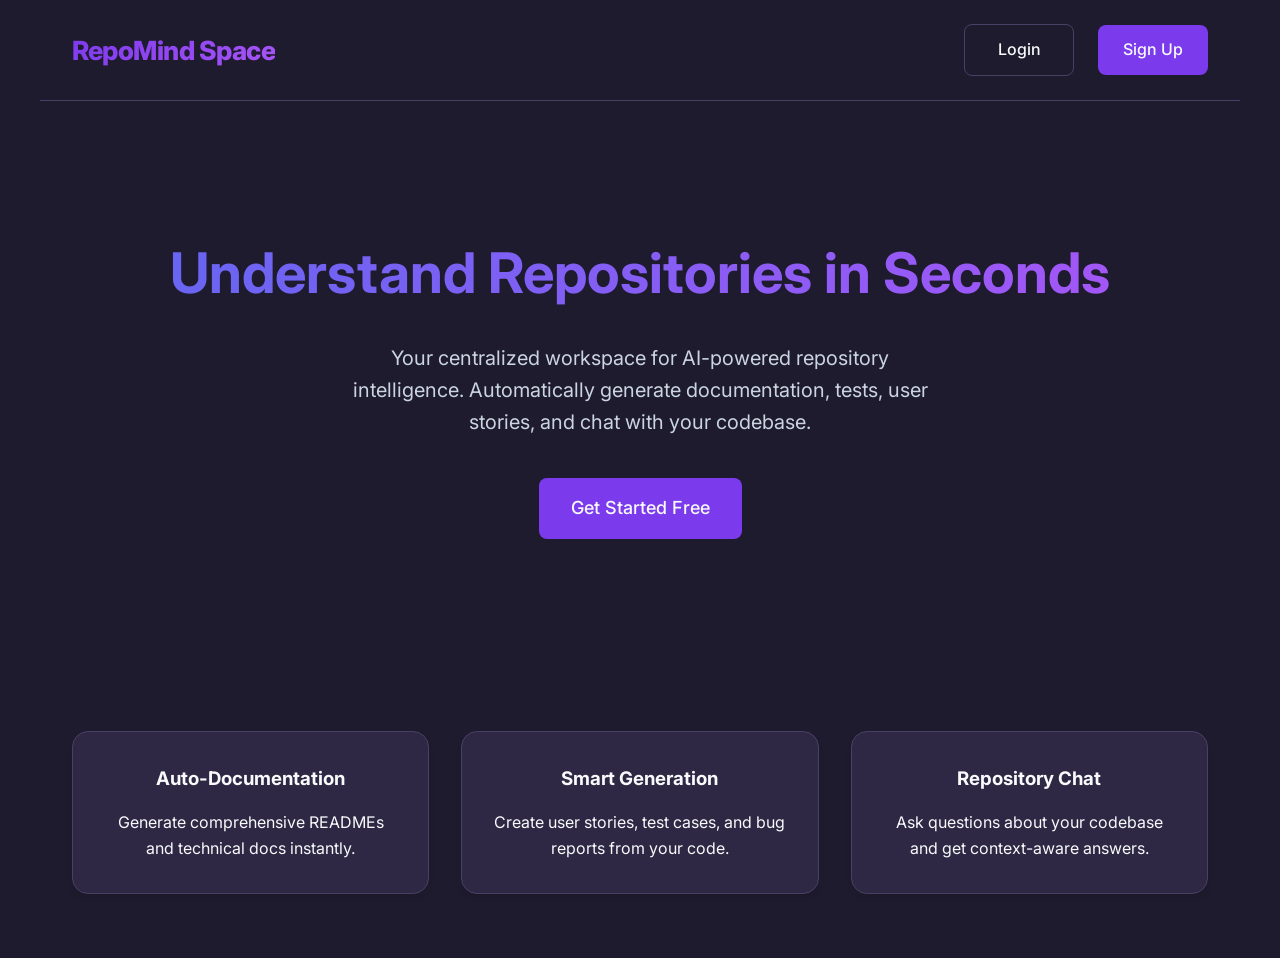
<file: index.html>
<!DOCTYPE html>
<html lang="en">
<head>
    <meta charset="UTF-8">
    <meta name="viewport" content="width=device-width, initial-scale=1.0">
    <title>RepoMind Space - AI-Powered Repository Intelligence</title>
    <link href="https://fonts.googleapis.com/css2?family=Inter:wght@400;500;600;700&display=swap" rel="stylesheet">
    <link rel="stylesheet" href="css/style.css">
    <style>
        .hero {
            padding: 8rem 0;
            text-align: center;
        }
        .hero h1 {
            font-size: 3.5rem;
            margin-bottom: 1.5rem;
            background: linear-gradient(to right, #6366f1, #a855f7);
            -webkit-background-clip: text;
            -webkit-text-fill-color: transparent;
        }
        .hero p {
            font-size: 1.25rem;
            color: var(--text-muted);
            max-width: 600px;
            margin: 0 auto 2.5rem;
        }
        .features {
            padding: 4rem 0;
        }
    </style>
    <link rel="stylesheet" href="css/responsive.css">
</head>
<body>
    <nav class="navbar container">
        <a href="index.html" class="navbar-brand">RepoMind Space</a>
        <div id="nav-unauth" class="navbar-nav">
            <a href="pages/login.html" class="btn btn-secondary" style="width: 110px;">Login</a>
            <a href="pages/register.html" class="btn btn-primary" style="width: 110px;">Sign Up</a>
        </div>
        <div id="nav-auth" class="navbar-nav" style="display: none; align-items: center; gap: 1rem;">
            <a href="pages/dashboard.html" class="btn btn-primary" style="padding: 0.5rem 1.25rem;">Dashboard</a>
        </div>
    </nav>

    <main class="container">
        <section class="hero">
            <h1>Understand Repositories in Seconds</h1>
            <p>Your centralized workspace for AI-powered repository intelligence. Automatically generate documentation, tests, user stories, and chat with your codebase.</p>
            <div style="display: flex; gap: 1rem; justify-content: center;">
                <a href="pages/register.html" class="btn btn-primary hero-btn" style="padding: 1rem 2rem; font-size: 1.125rem; transition: transform 0.2s ease, box-shadow 0.2s ease;" onmouseover="this.style.transform='translateY(-3px)'; this.style.boxShadow='0 10px 25px rgba(99, 102, 241, 0.4)';" onmouseout="this.style.transform='translateY(0)'; this.style.boxShadow='none';">Get Started Free</a>

            </div>
        </section>

        <section id="features" class="features grid grid-cols-3">
            <div class="card text-center animate-fade-up delay-100">
                <h3 class="mb-2">Auto-Documentation</h3>
                <p class="text-muted">Generate comprehensive READMEs and technical docs instantly.</p>
            </div>
            <div class="card text-center animate-fade-up delay-200">
                <h3 class="mb-2">Smart Generation</h3>
                <p class="text-muted">Create user stories, test cases, and bug reports from your code.</p>
            </div>
            <div class="card text-center animate-fade-up delay-300">
                <h3 class="mb-2">Repository Chat</h3>
                <p class="text-muted">Ask questions about your codebase and get context-aware answers.</p>
            </div>
        </section>
    </main>

    <script src="js/config.js"></script>
    <script>
        // Check if user is logged in
        document.addEventListener('DOMContentLoaded', () => {
            const token = localStorage.getItem('token');
            if (token) {
                document.getElementById('nav-unauth').style.display = 'none';
                document.getElementById('nav-auth').style.display = 'flex';
            }
        });
    </script>
</body>
</html>
</file>
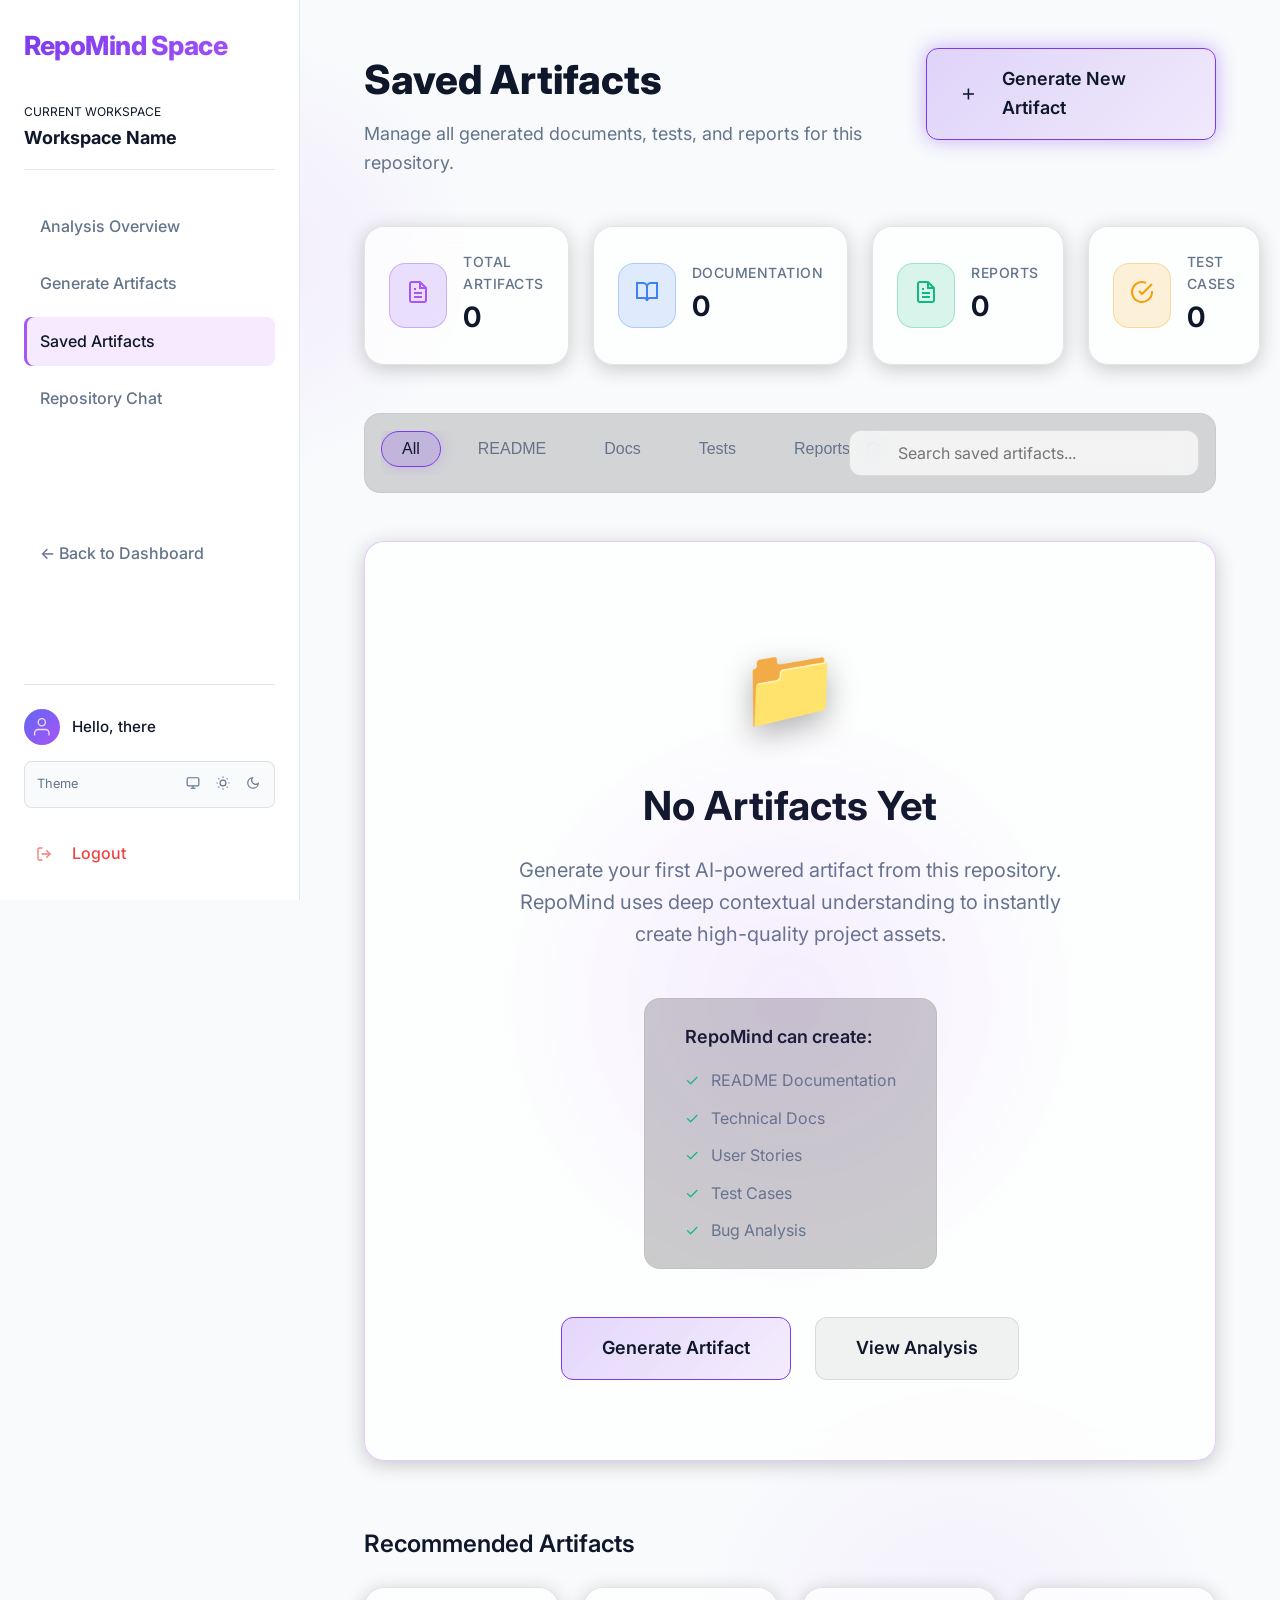
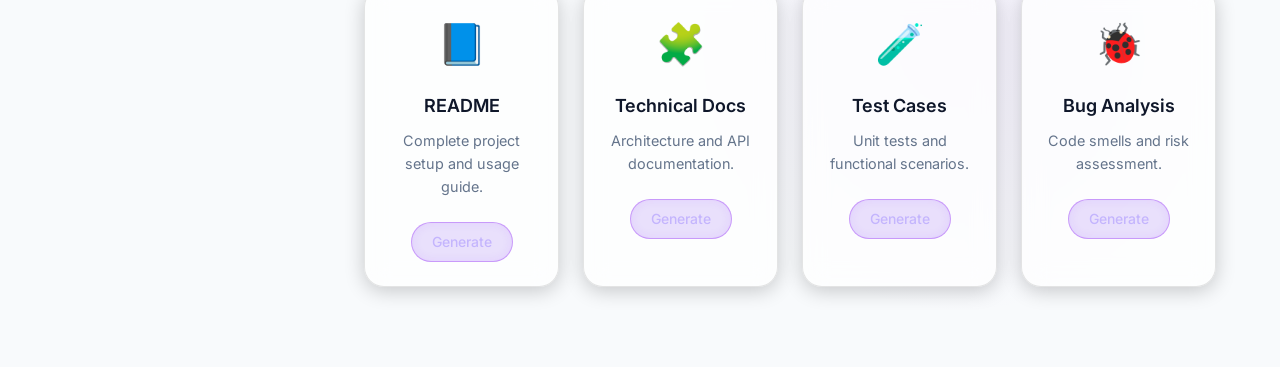
<file: pages/artifacts.html>
<!DOCTYPE html>
<html lang="en">

<head>
    <meta charset="UTF-8">
    <meta name="viewport" content="width=device-width, initial-scale=1.0">
    <title>Saved Artifacts - RepoMind Space</title>
    <link href="https://fonts.googleapis.com/css2?family=Inter:wght@400;500;600;700&display=swap" rel="stylesheet">
    <link rel="stylesheet" href="../css/style.css">
    <style>
        /* Modern Input Styling */
        .search-input {
            background: var(--glass-bg);
            border: 1px solid var(--alpha-10);
            color: var(--text-main);
            padding: 12px 20px 12px 48px;
            border-radius: 12px;
            width: 350px;
            font-family: 'Inter', sans-serif;
            font-size: 1rem;
            transition: all 0.3s ease;
            backdrop-filter: blur(12px);
        }

        .search-input:focus {
            outline: none;
            border-color: rgba(168, 85, 247, 0.5);
            box-shadow: 0 0 15px rgba(124, 58, 237, 0.2);
            background: var(--glass-hover-bg);
        }

        .search-icon-wrapper {
            position: absolute;
            left: 16px;
            top: 50%;
            transform: translateY(-50%);
            color: var(--text-muted);
            pointer-events: none;
        }

        /* Glassmorphism Cards */
        .glass-card {
            background: var(--glass-bg);
            backdrop-filter: blur(12px);
            border: 1px solid var(--alpha-10);
            border-radius: 20px;
            transition: all 0.3s ease;
            box-shadow: 0 4px 20px rgba(0, 0, 0, 0.2);
        }

        .glass-card:hover {
            border-color: rgba(168, 85, 247, 0.4);
            transform: translateY(-4px);
            box-shadow: 0 12px 30px rgba(124, 58, 237, 0.15);
        }

        /* Filter Tabs */
        .filter-tabs {
            display: flex;
            gap: 1rem;
            overflow-x: auto;
            padding-bottom: 0.5rem;
        }

        .filter-tab {
            background: transparent;
            border: 1px solid transparent;
            color: var(--text-muted);
            padding: 8px 20px;
            border-radius: 20px;
            cursor: pointer;
            font-weight: 500;
            font-size: 1rem;
            transition: all 0.2s ease;
            white-space: nowrap;
        }

        .filter-tab:hover {
            color: var(--text-main);
            background: var(--alpha-5);
        }

        .filter-tab.active {
            background: rgba(124, 58, 237, 0.2);
            border-color: var(--primary-color);
            color: var(--text-main);
            box-shadow: 0 0 15px rgba(124, 58, 237, 0.2);
        }

        /* Populated Grid */
        .artifact-grid {
            display: grid;
            grid-template-columns: repeat(auto-fill, minmax(350px, 1fr));
            gap: 2rem;
            display: none;
            /* Hidden by default until artifacts exist */
        }

        .artifact-item-card {
            display: flex;
            flex-direction: column;
            padding: 1.5rem;
        }
    </style>
    <script src="../js/config.js"></script>
    <script src="../js/theme.js"></script>
    <link rel="stylesheet" href="../css/responsive.css">
</head>

<body>
    <div class="app-layout">
        <!-- Sidebar -->
        <aside class="sidebar">
            <div class="mb-4">
                <a href="dashboard.html" class="navbar-brand" style="display: block;">RepoMind Space</a>
            </div>
            <div class="mb-4" style="padding-bottom: 1rem; border-bottom: 1px solid var(--border-color);">
                <span class="text-muted" style="font-size: 0.75rem; text-transform: uppercase;">Current Workspace</span>
                <h3 style="font-size: 1.125rem;" id="workspaceNameHeader">Workspace Name</h3>
            </div>
            <nav class="sidebar-nav" style="margin-top: 0;">
                <a href="workspace-detail.html" class="sidebar-link">Analysis Overview</a>
                <a href="generate-artifact.html" class="sidebar-link">Generate Artifacts</a>
                <a href="artifacts.html" class="sidebar-link active">Saved Artifacts</a>
                <a href="repository-chat.html" class="sidebar-link">Repository Chat</a>
            </nav>
            <nav class="sidebar-nav" style="margin-top: auto;">
                <a href="dashboard.html" class="sidebar-link">← Back to Dashboard</a>
            </nav>

            <!-- User Profile Area (Unified) -->
            <div style="margin-top: auto; padding-top: 1.5rem; border-top: 1px solid var(--glass-border); display: flex; flex-direction: column; gap: 1rem;">
                <a href="profile.html" style="display: flex; align-items: center; gap: 0.75rem; text-decoration: none; color: var(--text-main);">
                    <div id="sidebar-avatar" style="width: 36px; height: 36px; border-radius: 50%; background: linear-gradient(135deg, #6366f1, #a855f7); display: flex; align-items: center; justify-content: center; color: white; font-weight: 600; font-size: 0.9rem; overflow: hidden; flex-shrink: 0;"><svg xmlns="http://www.w3.org/2000/svg" viewBox="0 0 24 24" fill="none" stroke="currentColor" stroke-width="1.5" stroke-linecap="round" stroke-linejoin="round" style="width:60%;height:60%;color:rgba(255,255,255,0.8);"><path d="M20 21v-2a4 4 0 0 0-4-4H8a4 4 0 0 0-4 4v2"/><circle cx="12" cy="7" r="4"/></svg></div>
                    <div id="sidebar-greeting" style="font-size: 0.95rem; font-weight: 500;">Hello, there</div>
                </a>
                
                <!-- Theme Switcher Pop-out -->
                <div class="theme-switcher-container" style="background: var(--bg-dark); border: 1px solid var(--glass-border); border-radius: 8px; padding: 0.5rem; display: flex; justify-content: space-between; align-items: center;">
                    <span style="font-size: 0.8rem; color: var(--text-muted); padding-left: 0.25rem;">Theme</span>
                    <div style="display: flex; gap: 0.25rem;">
                        <button onclick="setThemeMode('system')" title="System Theme" class="theme-btn" data-theme-btn="system" style="background: transparent; border: none; color: var(--text-muted); cursor: pointer; padding: 6px; border-radius: 6px;"><svg viewBox="0 0 24 24" fill="none" stroke="currentColor" stroke-width="2" style="width: 14px; height: 14px;"><rect x="2" y="3" width="20" height="14" rx="2" ry="2"></rect><line x1="8" y1="21" x2="16" y2="21"></line><line x1="12" y1="17" x2="12" y2="21"></line></svg></button>
                        <button onclick="setThemeMode('light')" title="Light Theme" class="theme-btn" data-theme-btn="light" style="background: transparent; border: none; color: var(--text-muted); cursor: pointer; padding: 6px; border-radius: 6px;"><svg viewBox="0 0 24 24" fill="none" stroke="currentColor" stroke-width="2" style="width: 14px; height: 14px;"><circle cx="12" cy="12" r="5"></circle><line x1="12" y1="1" x2="12" y2="3"></line><line x1="12" y1="21" x2="12" y2="23"></line><line x1="4.22" y1="4.22" x2="5.64" y2="5.64"></line><line x1="18.36" y1="18.36" x2="19.78" y2="19.78"></line><line x1="1" y1="12" x2="3" y2="12"></line><line x1="21" y1="12" x2="23" y2="12"></line><line x1="4.22" y1="19.78" x2="5.64" y2="18.36"></line><line x1="18.36" y1="5.64" x2="19.78" y2="4.22"></line></svg></button>
                        <button onclick="setThemeMode('dark')" title="Dark Theme" class="theme-btn" data-theme-btn="dark" style="background: transparent; border: none; color: var(--text-muted); cursor: pointer; padding: 6px; border-radius: 6px;"><svg viewBox="0 0 24 24" fill="none" stroke="currentColor" stroke-width="2" style="width: 14px; height: 14px;"><path d="M21 12.79A9 9 0 1 1 11.21 3 7 7 0 0 0 21 12.79z"></path></svg></button>
                    </div>
                </div>

                <a href="#" class="sidebar-link" id="logoutBtn" style="color: #ef4444; margin-top: 0.5rem; padding: 0.5rem 0.75rem;">
                    <svg viewBox="0 0 24 24" fill="none" stroke="currentColor" stroke-width="2" stroke-linecap="round" stroke-linejoin="round" style="width: 1rem; height: 1rem; margin-right: 0.5rem;"><path d="M9 21H5a2 2 0 0 1-2-2V5a2 2 0 0 1 2-2h4"></path><polyline points="16 17 21 12 16 7"></polyline><line x1="21" y1="12" x2="9" y2="12"></line></svg>
                    Logout
                </a>
            </div>
        </aside>

        <!-- Main Content -->
        <main class="main-content" style="padding: 3rem 4rem;">
            <div style="max-width: 1400px; margin: 0 auto;">

                <!-- HEADER & ACTION -->
                <header
                    style="display: flex; justify-content: space-between; align-items: flex-start; margin-bottom: 3rem;">
                    <div>
                        <h1 class="analysis-header-title">Saved Artifacts</h1>
                        <p class="analysis-body-text" style="font-size: 1.125rem; margin-top: 0.5rem;">Manage all
                            generated documents, tests, and reports for this repository.</p>
                    </div>
                    <a href="generate-artifact.html" class="action-btn-large primary"
                        style="text-decoration: none; padding: 1rem 2rem; font-size: 1.125rem; font-weight: 600; border-radius: 12px; box-shadow: 0 0 20px rgba(124, 58, 237, 0.4);">
                        <svg width="20" height="20" viewBox="0 0 24 24" fill="none" stroke="currentColor"
                            stroke-width="2" style="margin-right: 8px;">
                            <line x1="12" y1="5" x2="12" y2="19"></line>
                            <line x1="5" y1="12" x2="19" y2="12"></line>
                        </svg>
                        Generate New Artifact
                    </a>
                </header>

                <!-- STATISTICS ROW -->
                <div style="display: grid; grid-template-columns: repeat(4, 1fr); gap: 1.5rem; margin-bottom: 3rem;">
                    <div class="glass-card" style="padding: 1.5rem; display: flex; align-items: center; gap: 1rem;">
                        <div
                            style="background: rgba(124, 58, 237, 0.15); padding: 1rem; border-radius: 16px; color: #a855f7; border: 1px solid rgba(124, 58, 237, 0.3);">
                            <svg width="24" height="24" viewBox="0 0 24 24" fill="none" stroke="currentColor"
                                stroke-width="2">
                                <path d="M14 2H6a2 2 0 0 0-2 2v16a2 2 0 0 0 2 2h12a2 2 0 0 0 2-2V8z"></path>
                                <polyline points="14 2 14 8 20 8"></polyline>
                                <line x1="16" y1="13" x2="8" y2="13"></line>
                                <line x1="16" y1="17" x2="8" y2="17"></line>
                                <polyline points="10 9 9 9 8 9"></polyline>
                            </svg>
                        </div>
                        <div>
                            <div
                                style="color: var(--text-muted); font-size: 0.875rem; font-weight: 500; text-transform: uppercase; letter-spacing: 0.5px;">
                                Total Artifacts</div>
                            <div id="countTotal" style="font-size: 1.75rem; font-weight: 700; color: var(--text-main);">0</div>
                        </div>
                    </div>
                    <div class="glass-card" style="padding: 1.5rem; display: flex; align-items: center; gap: 1rem;">
                        <div
                            style="background: rgba(59, 130, 246, 0.15); padding: 1rem; border-radius: 16px; color: #3b82f6; border: 1px solid rgba(59, 130, 246, 0.3);">
                            <svg width="24" height="24" viewBox="0 0 24 24" fill="none" stroke="currentColor"
                                stroke-width="2">
                                <path d="M2 3h6a4 4 0 0 1 4 4v14a3 3 0 0 0-3-3H2z"></path>
                                <path d="M22 3h-6a4 4 0 0 0-4 4v14a3 3 0 0 1 3-3h7z"></path>
                            </svg>
                        </div>
                        <div>
                            <div
                                style="color: var(--text-muted); font-size: 0.875rem; font-weight: 500; text-transform: uppercase; letter-spacing: 0.5px;">
                                Documentation</div>
                            <div id="countDocs" style="font-size: 1.75rem; font-weight: 700; color: var(--text-main);">0</div>
                        </div>
                    </div>
                    <div class="glass-card" style="padding: 1.5rem; display: flex; align-items: center; gap: 1rem;">
                        <div
                            style="background: rgba(16, 185, 129, 0.15); padding: 1rem; border-radius: 16px; color: #10b981; border: 1px solid rgba(16, 185, 129, 0.3);">
                            <svg width="24" height="24" viewBox="0 0 24 24" fill="none" stroke="currentColor"
                                stroke-width="2">
                                <path d="M14 2H6a2 2 0 0 0-2 2v16a2 2 0 0 0 2 2h12a2 2 0 0 0 2-2V8z"></path>
                                <polyline points="14 2 14 8 20 8"></polyline>
                                <line x1="16" y1="13" x2="8" y2="13"></line>
                                <line x1="16" y1="17" x2="8" y2="17"></line>
                                <polyline points="10 9 9 9 8 9"></polyline>
                            </svg>
                        </div>
                        <div>
                            <div
                                style="color: var(--text-muted); font-size: 0.875rem; font-weight: 500; text-transform: uppercase; letter-spacing: 0.5px;">
                                Reports</div>
                            <div id="countReports" style="font-size: 1.75rem; font-weight: 700; color: var(--text-main);">0</div>
                        </div>
                    </div>
                    <div class="glass-card" style="padding: 1.5rem; display: flex; align-items: center; gap: 1rem;">
                        <div
                            style="background: rgba(245, 158, 11, 0.15); padding: 1rem; border-radius: 16px; color: #f59e0b; border: 1px solid rgba(245, 158, 11, 0.3);">
                            <svg width="24" height="24" viewBox="0 0 24 24" fill="none" stroke="currentColor"
                                stroke-width="2">
                                <path d="M22 11.08V12a10 10 0 1 1-5.93-9.14"></path>
                                <polyline points="22 4 12 14.01 9 11.01"></polyline>
                            </svg>
                        </div>
                        <div>
                            <div
                                style="color: var(--text-muted); font-size: 0.875rem; font-weight: 500; text-transform: uppercase; letter-spacing: 0.5px;">
                                Test Cases</div>
                            <div id="countTests" style="font-size: 1.75rem; font-weight: 700; color: var(--text-main);">0</div>
                        </div>
                    </div>
                </div>

                <!-- TOOLBAR -->
                <div
                    style="display: flex; justify-content: space-between; align-items: center; margin-bottom: 3rem; background: rgba(0,0,0,0.15); padding: 1rem; border-radius: 16px; border: 1px solid var(--alpha-5);">
                    <div class="filter-tabs">
                        <button class="filter-tab active">All</button>
                        <button class="filter-tab">README</button>
                        <button class="filter-tab">Docs</button>
                        <button class="filter-tab">Tests</button>
                        <button class="filter-tab">Reports</button>
                        <button class="filter-tab">User Stories</button>
                    </div>
                    <div style="position: relative;">
                        <div class="search-icon-wrapper">
                            <svg width="18" height="18" viewBox="0 0 24 24" fill="none" stroke="currentColor"
                                stroke-width="2">
                                <circle cx="11" cy="11" r="8"></circle>
                                <line x1="21" y1="21" x2="16.65" y2="16.65"></line>
                            </svg>
                        </div>
                        <input type="text" class="search-input" placeholder="Search saved artifacts...">
                    </div>
                </div>

                <!-- EMPTY STATE HERO (Default View) -->
                <div id="emptyStateContainer">
                    <div class="glass-card"
                        style="padding: 5rem 4rem; text-align: center; margin-bottom: 4rem; position: relative; overflow: hidden; border-color: rgba(168, 85, 247, 0.3);">
                        <div
                            style="position: absolute; top: 50%; left: 50%; transform: translate(-50%, -50%); width: 600px; height: 600px; background: radial-gradient(circle, rgba(168, 85, 247, 0.1) 0%, transparent 70%); pointer-events: none;">
                        </div>

                        <div
                            style="font-size: 5rem; margin-bottom: 1.5rem; filter: drop-shadow(0 10px 15px rgba(0,0,0,0.3));">
                            📁</div>
                        <h2 style="font-size: 2.5rem; font-weight: 700; color: var(--text-main); margin-bottom: 1rem;">No Artifacts
                            Yet</h2>
                        <p
                            style="color: var(--text-muted); font-size: 1.25rem; max-width: 600px; margin: 0 auto 3rem; line-height: 1.6;">
                            Generate your first AI-powered artifact from this repository. RepoMind uses deep contextual
                            understanding to instantly create high-quality project assets.
                        </p>

                        <div
                            style="display: flex; justify-content: center; gap: 2rem; margin-bottom: 3rem; text-align: left;">
                            <div
                                style="background: rgba(0,0,0,0.2); border: 1px solid var(--alpha-5); padding: 1.5rem 2.5rem; border-radius: 16px;">
                                <h4 style="color: var(--text-main); font-weight: 600; margin-bottom: 1rem; font-size: 1.125rem;">
                                    RepoMind can create:</h4>
                                <ul style="list-style: none; padding: 0; margin: 0;">
                                    <li
                                        style="color: var(--text-muted); margin-bottom: 0.75rem; display: flex; align-items: center;">
                                        <span style="color: var(--success); margin-right: 12px;">✓</span> README
                                        Documentation</li>
                                    <li
                                        style="color: var(--text-muted); margin-bottom: 0.75rem; display: flex; align-items: center;">
                                        <span style="color: var(--success); margin-right: 12px;">✓</span> Technical Docs
                                    </li>
                                    <li
                                        style="color: var(--text-muted); margin-bottom: 0.75rem; display: flex; align-items: center;">
                                        <span style="color: var(--success); margin-right: 12px;">✓</span> User Stories
                                    </li>
                                    <li
                                        style="color: var(--text-muted); margin-bottom: 0.75rem; display: flex; align-items: center;">
                                        <span style="color: var(--success); margin-right: 12px;">✓</span> Test Cases
                                    </li>
                                    <li style="color: var(--text-muted); display: flex; align-items: center;"><span
                                            style="color: var(--success); margin-right: 12px;">✓</span> Bug Analysis
                                    </li>
                                </ul>
                            </div>
                        </div>

                        <div style="display: flex; justify-content: center; gap: 1.5rem;">
                            <a href="generate-artifact.html" class="action-btn-large primary"
                                style="text-decoration: none; padding: 1rem 2.5rem; font-size: 1.125rem;">Generate
                                Artifact</a>
                            <a href="workspace-detail.html" class="action-btn-large"
                                style="text-decoration: none; padding: 1rem 2.5rem; font-size: 1.125rem; background: var(--alpha-5); border: 1px solid var(--alpha-10); color: var(--text-main);">View
                                Analysis</a>
                        </div>
                    </div>

                    <!-- RECOMMENDED ARTIFACTS GRID (Shown when empty) -->
                    <div style="margin-bottom: 2rem;">
                        <h3 style="font-size: 1.5rem; font-weight: 600; color: var(--text-main); margin-bottom: 1.5rem;">
                            Recommended Artifacts</h3>
                        <div style="display: grid; grid-template-columns: repeat(4, 1fr); gap: 1.5rem;">
                            <div class="glass-card" style="padding: 1.5rem; text-align: center;">
                                <div style="font-size: 2.5rem; margin-bottom: 1rem;">📘</div>
                                <h4 style="color: var(--text-main); font-weight: 600; margin-bottom: 0.5rem; font-size: 1.125rem;">
                                    README</h4>
                                <p style="color: var(--text-muted); font-size: 0.9rem; margin-bottom: 1.5rem;">Complete
                                    project setup and usage guide.</p>
                                <a href="generate-artifact.html" class="tech-pill"
                                    style="text-decoration: none; display: inline-block; padding: 8px 20px; border: 1px solid rgba(168, 85, 247, 0.5); color: #c4b5fd;">Generate</a>
                            </div>
                            <div class="glass-card" style="padding: 1.5rem; text-align: center;">
                                <div style="font-size: 2.5rem; margin-bottom: 1rem;">🧩</div>
                                <h4 style="color: var(--text-main); font-weight: 600; margin-bottom: 0.5rem; font-size: 1.125rem;">
                                    Technical Docs</h4>
                                <p style="color: var(--text-muted); font-size: 0.9rem; margin-bottom: 1.5rem;">
                                    Architecture and API documentation.</p>
                                <a href="generate-artifact.html" class="tech-pill"
                                    style="text-decoration: none; display: inline-block; padding: 8px 20px; border: 1px solid rgba(168, 85, 247, 0.5); color: #c4b5fd;">Generate</a>
                            </div>
                            <div class="glass-card" style="padding: 1.5rem; text-align: center;">
                                <div style="font-size: 2.5rem; margin-bottom: 1rem;">🧪</div>
                                <h4 style="color: var(--text-main); font-weight: 600; margin-bottom: 0.5rem; font-size: 1.125rem;">
                                    Test Cases</h4>
                                <p style="color: var(--text-muted); font-size: 0.9rem; margin-bottom: 1.5rem;">Unit
                                    tests and functional scenarios.</p>
                                <a href="generate-artifact.html" class="tech-pill"
                                    style="text-decoration: none; display: inline-block; padding: 8px 20px; border: 1px solid rgba(168, 85, 247, 0.5); color: #c4b5fd;">Generate</a>
                            </div>
                            <div class="glass-card" style="padding: 1.5rem; text-align: center;">
                                <div style="font-size: 2.5rem; margin-bottom: 1rem;">🐞</div>
                                <h4 style="color: var(--text-main); font-weight: 600; margin-bottom: 0.5rem; font-size: 1.125rem;">
                                    Bug Analysis</h4>
                                <p style="color: var(--text-muted); font-size: 0.9rem; margin-bottom: 1.5rem;">Code
                                    smells and risk assessment.</p>
                                <a href="generate-artifact.html" class="tech-pill"
                                    style="text-decoration: none; display: inline-block; padding: 8px 20px; border: 1px solid rgba(168, 85, 247, 0.5); color: #c4b5fd;">Generate</a>
                            </div>
                        </div>
                    </div>
                </div>

                <!-- POPULATED GRID (Hidden until artifacts exist) -->
                <!-- We keep this here so the layout is ready when dynamic artifacts are loaded -->
                <div id="populatedGridContainer" class="artifact-grid">
                    <!-- Example Populated Card (Static for demonstration) -->
                    <!--
                    <div class="glass-card artifact-item-card">
                        <div style="display: flex; justify-content: space-between; margin-bottom: 1rem;">
                            <div style="display: flex; align-items: center; gap: 0.75rem;">
                                <span style="font-size: 1.5rem;">📘</span>
                                <span class="tech-pill" style="background: rgba(124, 58, 237, 0.15); color: #c4b5fd; border: none;">Documentation</span>
                            </div>
                            <span style="color: var(--text-muted); font-size: 0.8rem;">Just now</span>
                        </div>
                        <h3 style="color: var(--text-main); font-size: 1.25rem; font-weight: 600; margin-bottom: 0.5rem;">Main README.md</h3>
                        <p style="color: var(--text-muted); font-size: 0.9rem; line-height: 1.5; margin-bottom: 1.5rem; flex-grow: 1;">
                            Complete project setup instructions and feature overview.
                        </p>
                        <div style="display: flex; gap: 0.5rem; border-top: 1px solid var(--alpha-5); padding-top: 1rem;">
                            <button class="tech-pill" style="flex: 1; justify-content: center; background: var(--alpha-5); border-color: var(--alpha-10); color: var(--text-main);">View</button>
                            <button class="tech-pill" style="flex: 1; justify-content: center; background: var(--alpha-5); border-color: var(--alpha-10); color: var(--text-main);">Download</button>
                            <button class="tech-pill" style="padding: 8px 12px; background: rgba(239, 68, 68, 0.1); border-color: rgba(239, 68, 68, 0.2); color: #ef4444;">
                                <svg width="16" height="16" viewBox="0 0 24 24" fill="none" stroke="currentColor" stroke-width="2"><polyline points="3 6 5 6 21 6"></polyline><path d="M19 6v14a2 2 0 0 1-2 2H7a2 2 0 0 1-2-2V6m3 0V4a2 2 0 0 1 2-2h4a2 2 0 0 1 2 2v2"></path></svg>
                            </button>
                        </div>
                    </div>
                    -->
                </div>

            </div>
        </main>
    </div>

    <script src="../js/auth.js"></script>
    <script src="../js/user-profile.js"></script>
    <script src="../js/analysis.js"></script>
    <script src="../js/artifacts.js"></script>
    <script>
        // Simple script to handle filter tab active states
        document.querySelectorAll('.filter-tab').forEach(tab => {
            tab.addEventListener('click', function () {
                document.querySelectorAll('.filter-tab').forEach(t => t.classList.remove('active'));
                this.classList.add('active');
            });
        });
    </script>
    <script src="../js/mobile-nav.js"></script>
</body>
</html>
</file>
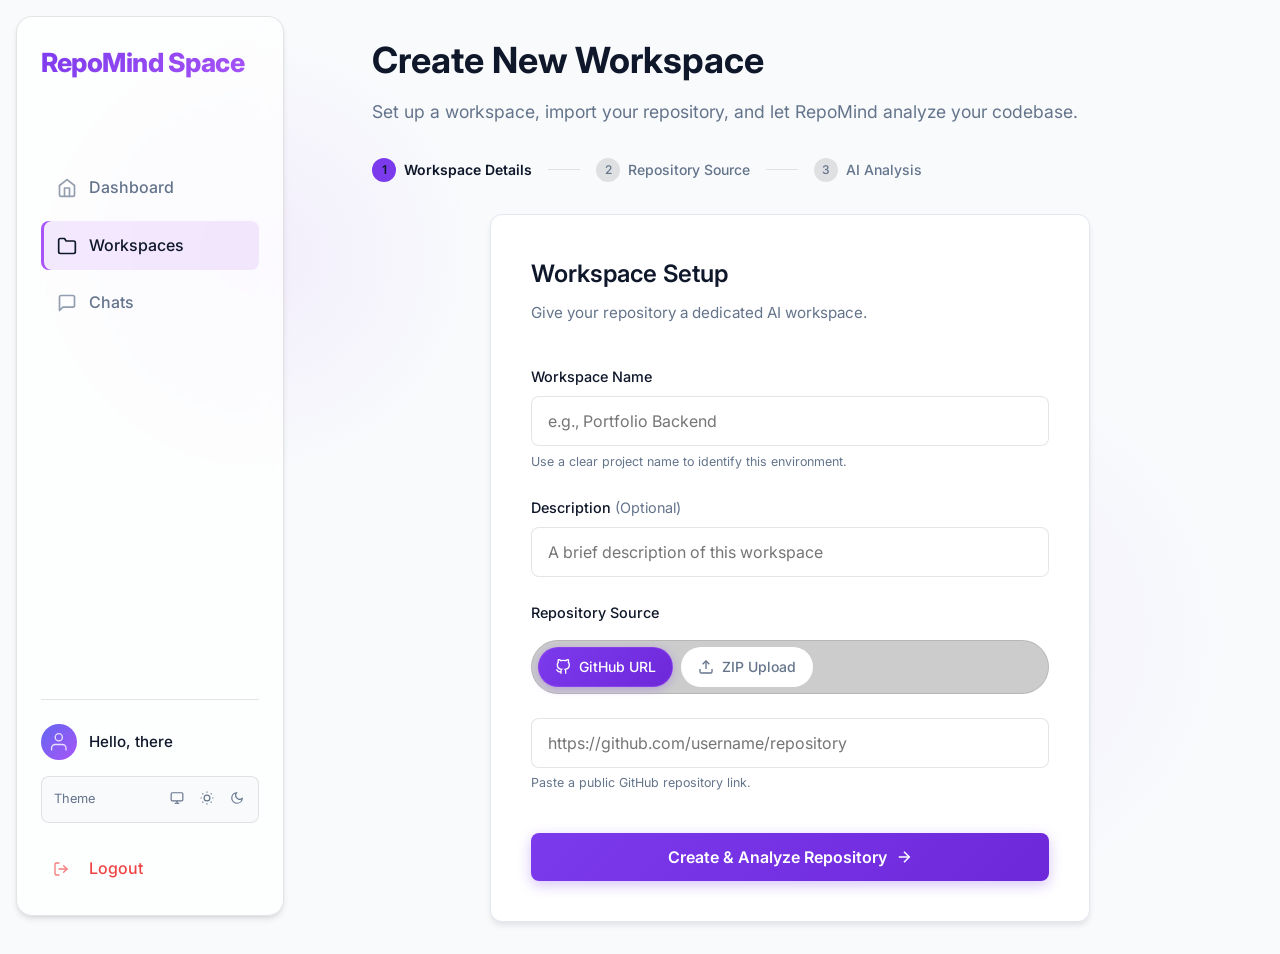
<file: pages/create-workspace.html>
<!DOCTYPE html>
<html lang="en">

<head>
    <meta charset="UTF-8">
    <meta name="viewport" content="width=device-width, initial-scale=1.0">
    <title>Create Workspace - RepoMind Space</title>
    <link href="https://fonts.googleapis.com/css2?family=Inter:wght@400;500;600;700&display=swap" rel="stylesheet">
    <link rel="stylesheet" href="../css/style.css">
    <style>
        .page-container {
            max-width: 1200px;
            margin: 0 auto;
            padding: 3rem 4rem;
        }

        .saas-grid {
            display: grid;
            grid-template-columns: 7fr 3fr;
            gap: 3rem;
            align-items: start;
        }

        .form-card {
            background: var(--glass-bg);
            backdrop-filter: blur(12px);
            border: 1px solid var(--alpha-10);
            border-radius: 16px;
            padding: 2.5rem;
            max-width: 750px;
            box-shadow: 0 4px 24px rgba(0, 0, 0, 0.2);
        }

        .sticky-info-card {
            background: rgba(30, 27, 46, 0.4);
            border: 1px solid var(--alpha-5);
            border-radius: 16px;
            padding: 2rem;
            position: sticky;
            top: 2rem;
        }

        .form-group-saas {
            margin-bottom: 2rem;
        }

        .form-label-saas {
            display: block;
            font-weight: 600;
            font-size: 1rem;
            color: var(--text-main);
            margin-bottom: 0.5rem;
        }

        .form-input-saas {
            width: 100%;
            padding: 0.875rem 1rem;
            font-size: 1rem;
            background: var(--bg-dark);
            border: 1px solid var(--border-color);
            border-radius: 8px;
            color: var(--text-main);
            transition: border-color 0.2s ease, box-shadow 0.2s ease;
            font-family: 'Inter', sans-serif;
        }

        .form-input-saas:focus {
            outline: none;
            border-color: rgba(168, 85, 247, 0.6);
            box-shadow: 0 0 0 2px rgba(168, 85, 247, 0.2);
        }

        .form-helper-saas {
            display: block;
            margin-top: 0.5rem;
            color: var(--text-muted);
            font-size: 0.875rem;
        }

        .btn-saas-primary {
            display: inline-flex;
            align-items: center;
            justify-content: center;
            gap: 0.5rem;
            background: linear-gradient(135deg, #a855f7, #6366f1);
            color: var(--text-main);
            font-weight: 600;
            font-size: 1.05rem;
            padding: 1rem 2rem;
            border-radius: 8px;
            border: none;
            cursor: pointer;
            transition: transform 0.2s ease, box-shadow 0.2s ease;
            box-shadow: 0 4px 14px rgba(124, 58, 237, 0.3);
            text-decoration: none;
        }

        .btn-saas-primary:hover {
            transform: translateY(-2px);
            box-shadow: 0 6px 20px rgba(124, 58, 237, 0.4);
        }

        .pill-tabs {
            display: flex;
            gap: 0.5rem;
            margin-bottom: 2rem;
        }

        .pill-tab {
            padding: 0.5rem 1.25rem;
            border-radius: 20px;
            font-size: 0.9rem;
            font-weight: 500;
            cursor: pointer;
            border: 1px solid transparent;
            transition: all 0.2s ease;
            display: flex;
            align-items: center;
            gap: 0.5rem;
            background: var(--bg-card);
            color: var(--text-muted);
        }

        .pill-tab.active {
            background: rgba(168, 85, 247, 0.15);
            color: var(--text-main);
            border-color: rgba(168, 85, 247, 0.4);
        }

        .step-indicator {
            display: flex;
            align-items: center;
            gap: 1rem;
            margin-bottom: 3rem;
        }

        .step {
            display: flex;
            align-items: center;
            gap: 0.5rem;
            color: var(--text-muted);
            font-size: 0.95rem;
            font-weight: 500;
        }

        .step.active {
            color: var(--text-main);
            font-weight: 600;
        }

        .step-circle {
            width: 24px;
            height: 24px;
            border-radius: 50%;
            display: flex;
            align-items: center;
            justify-content: center;
            font-size: 0.75rem;
            background: var(--glass-border);
        }

        .step.active .step-circle {
            background: var(--primary-color);
            color: var(--text-main);
        }

        .step-line {
            width: 32px;
            height: 1px;
            background: var(--glass-border);
        }

        .info-item {
            display: flex;
            align-items: flex-start;
            gap: 1rem;
            margin-bottom: 1.5rem;
        }

        .info-icon {
            color: var(--primary-color);
            margin-top: 2px;
        }
    </style>
    <script src="../js/config.js"></script>
    <script src="../js/theme.js"></script>
    <link rel="stylesheet" href="../css/responsive.css">
</head>

<body>
    <div class="app-layout">
        <!-- Sidebar -->
        <aside class="sidebar glass-panel"
            style="margin: 1rem; padding: 1.5rem; display: flex; flex-direction: column;">
            <div class="mb-5">
                <a href="dashboard.html" class="navbar-brand" style="display: block;">RepoMind Space</a>
            </div>
            <nav class="sidebar-nav">
                <a href="dashboard.html" class="sidebar-link">
                    <svg viewBox="0 0 24 24" fill="none" stroke="currentColor" stroke-width="2" stroke-linecap="round" stroke-linejoin="round">
                        <path d="M3 9l9-7 9 7v11a2 2 0 0 1-2 2H5a2 2 0 0 1-2-2z"></path>
                        <polyline points="9 22 9 12 15 12 15 22"></polyline>
                    </svg>
                    Dashboard
                </a>
                <a href="workspaces.html" class="sidebar-link active">
                    <svg viewBox="0 0 24 24" fill="none" stroke="currentColor" stroke-width="2" stroke-linecap="round" stroke-linejoin="round">
                        <path d="M22 19a2 2 0 0 1-2 2H4a2 2 0 0 1-2-2V5a2 2 0 0 1 2-2h5l2 3h9a2 2 0 0 1 2 2z"></path>
                    </svg>
                    Workspaces
                </a>
                <a href="repository-chat.html" class="sidebar-link">
                    <svg viewBox="0 0 24 24" fill="none" stroke="currentColor" stroke-width="2" stroke-linecap="round" stroke-linejoin="round">
                        <path d="M21 15a2 2 0 0 1-2 2H7l-4 4V5a2 2 0 0 1 2-2h14a2 2 0 0 1 2 2z"></path>
                    </svg>
                    Chats
                </a>
            </nav>
            <!-- User Profile Area (Unified) -->
            <div style="margin-top: auto; padding-top: 1.5rem; border-top: 1px solid var(--glass-border); display: flex; flex-direction: column; gap: 1rem;">
                <a href="profile.html" style="display: flex; align-items: center; gap: 0.75rem; text-decoration: none; color: var(--text-main);">
                    <div id="sidebar-avatar" style="width: 36px; height: 36px; border-radius: 50%; background: linear-gradient(135deg, #6366f1, #a855f7); display: flex; align-items: center; justify-content: center; color: white; font-weight: 600; font-size: 0.9rem; overflow: hidden; flex-shrink: 0;"><svg xmlns="http://www.w3.org/2000/svg" viewBox="0 0 24 24" fill="none" stroke="currentColor" stroke-width="1.5" stroke-linecap="round" stroke-linejoin="round" style="width:60%;height:60%;color:rgba(255,255,255,0.8);"><path d="M20 21v-2a4 4 0 0 0-4-4H8a4 4 0 0 0-4 4v2"/><circle cx="12" cy="7" r="4"/></svg></div>
                    <div id="sidebar-greeting" style="font-size: 0.95rem; font-weight: 500;">Hello, there</div>
                </a>
                
                <!-- Theme Switcher Pop-out -->
                <div class="theme-switcher-container" style="background: var(--bg-dark); border: 1px solid var(--glass-border); border-radius: 8px; padding: 0.5rem; display: flex; justify-content: space-between; align-items: center;">
                    <span style="font-size: 0.8rem; color: var(--text-muted); padding-left: 0.25rem;">Theme</span>
                    <div style="display: flex; gap: 0.25rem;">
                        <button onclick="setThemeMode('system')" title="System Theme" class="theme-btn" data-theme-btn="system" style="background: transparent; border: none; color: var(--text-muted); cursor: pointer; padding: 6px; border-radius: 6px;"><svg viewBox="0 0 24 24" fill="none" stroke="currentColor" stroke-width="2" style="width: 14px; height: 14px;"><rect x="2" y="3" width="20" height="14" rx="2" ry="2"></rect><line x1="8" y1="21" x2="16" y2="21"></line><line x1="12" y1="17" x2="12" y2="21"></line></svg></button>
                        <button onclick="setThemeMode('light')" title="Light Theme" class="theme-btn" data-theme-btn="light" style="background: transparent; border: none; color: var(--text-muted); cursor: pointer; padding: 6px; border-radius: 6px;"><svg viewBox="0 0 24 24" fill="none" stroke="currentColor" stroke-width="2" style="width: 14px; height: 14px;"><circle cx="12" cy="12" r="5"></circle><line x1="12" y1="1" x2="12" y2="3"></line><line x1="12" y1="21" x2="12" y2="23"></line><line x1="4.22" y1="4.22" x2="5.64" y2="5.64"></line><line x1="18.36" y1="18.36" x2="19.78" y2="19.78"></line><line x1="1" y1="12" x2="3" y2="12"></line><line x1="21" y1="12" x2="23" y2="12"></line><line x1="4.22" y1="19.78" x2="5.64" y2="18.36"></line><line x1="18.36" y1="5.64" x2="19.78" y2="4.22"></line></svg></button>
                        <button onclick="setThemeMode('dark')" title="Dark Theme" class="theme-btn" data-theme-btn="dark" style="background: transparent; border: none; color: var(--text-muted); cursor: pointer; padding: 6px; border-radius: 6px;"><svg viewBox="0 0 24 24" fill="none" stroke="currentColor" stroke-width="2" style="width: 14px; height: 14px;"><path d="M21 12.79A9 9 0 1 1 11.21 3 7 7 0 0 0 21 12.79z"></path></svg></button>
                    </div>
                </div>

                <a href="#" class="sidebar-link" id="logoutBtn" style="color: #ef4444; margin-top: 0.5rem; padding: 0.5rem 0.75rem;">
                    <svg viewBox="0 0 24 24" fill="none" stroke="currentColor" stroke-width="2" stroke-linecap="round" stroke-linejoin="round" style="width: 1rem; height: 1rem; margin-right: 0.5rem;"><path d="M9 21H5a2 2 0 0 1-2-2V5a2 2 0 0 1 2-2h4"></path><polyline points="16 17 21 12 16 7"></polyline><line x1="21" y1="12" x2="9" y2="12"></line></svg>
                    Logout
                </a>
            </div>
        </aside>

        <!-- Main Content -->
        <main class="main-content" style="padding: 0;">
            <div class="page-container">

                <header style="margin-bottom: 2rem;">
                    <h1 style="font-size: 2.25rem; font-weight: 700; color: var(--text-main); margin-bottom: 0.5rem;">Create New
                        Workspace</h1>
                    <p style="color: var(--text-muted); font-size: 1.1rem;">Set up a workspace, import your repository,
                        and let RepoMind analyze your codebase.</p>
                </header>

                <div class="step-indicator">
                    <div class="step active">
                        <div class="step-circle">1</div>
                        Workspace Details
                    </div>
                    <div class="step-line"></div>
                    <div class="step">
                        <div class="step-circle">2</div>
                        Repository Source
                    </div>
                    <div class="step-line"></div>
                    <div class="step">
                        <div class="step-circle">3</div>
                        AI Analysis
                    </div>
                </div>

                <div style="max-width: 600px; margin: 0 auto; background: var(--bg-card); border: 1px solid var(--border-color); border-radius: 12px; padding: 2.5rem; box-shadow: 0 4px 6px -1px rgba(0,0,0,0.1);">
                    <h2 style="font-size: 1.5rem; font-weight: 600; color: var(--text-main); margin-bottom: 0.5rem;">Workspace Setup</h2>
                    <p style="color: var(--text-muted); font-size: 0.95rem; margin-bottom: 2.5rem;">Give your repository a dedicated AI workspace.</p>

                    <form id="ingestForm">
                        <div class="form-group-saas">
                            <label class="form-label-saas" for="workspaceName">Workspace Name</label>
                            <input type="text" id="workspaceName" class="form-input-saas" required placeholder="e.g., Portfolio Backend">
                            <span class="form-helper-saas">Use a clear project name to identify this environment.</span>
                        </div>

                        <div class="form-group-saas">
                            <label class="form-label-saas" for="workspaceDesc">Description <span style="font-weight: 400; color: var(--text-muted);">(Optional)</span></label>
                            <input type="text" id="workspaceDesc" class="form-input-saas" placeholder="A brief description of this workspace">
                        </div>

                        <label class="form-label-saas" style="margin-bottom: 1rem;">Repository Source</label>
                        <div class="pill-tabs" style="margin-bottom: 1.5rem;">
                            <div class="pill-tab active" id="tabGithub">
                                <svg width="16" height="16" viewBox="0 0 24 24" fill="none" stroke="currentColor" stroke-width="2">
                                    <path d="M9 19c-5 1.5-5-2.5-7-3m14 6v-3.87a3.37 3.37 0 0 0-.94-2.61c3.14-.35 6.44-1.54 6.44-7A5.44 5.44 0 0 0 20 4.77 5.07 5.07 0 0 0 19.91 1S18.73.65 16 2.48a13.38 13.38 0 0 0-7 0C6.27.65 5.09 1 5.09 1A5.07 5.07 0 0 0 5 4.77a5.44 5.44 0 0 0-1.5 3.78c0 5.42 3.3 6.61 6.44 7A3.37 3.37 0 0 0 9 18.13V22"></path>
                                </svg>
                                GitHub URL
                            </div>
                            <div class="pill-tab" id="tabZip">
                                <svg width="16" height="16" viewBox="0 0 24 24" fill="none" stroke="currentColor" stroke-width="2">
                                    <path d="M21 15v4a2 2 0 0 1-2 2H5a2 2 0 0 1-2-2v-4"></path>
                                    <polyline points="17 8 12 3 7 8"></polyline>
                                    <line x1="12" y1="3" x2="12" y2="15"></line>
                                </svg>
                                ZIP Upload
                            </div>
                        </div>

                        <div id="githubSection" class="form-group-saas" style="margin-bottom: 2.5rem;">
                            <input type="url" id="repoUrl" class="form-input-saas" placeholder="https://github.com/username/repository">
                            <span class="form-helper-saas">Paste a public GitHub repository link.</span>
                        </div>

                        <div id="zipSection" class="form-group-saas" style="display: none; margin-bottom: 2.5rem;">
                            <div id="dropzone" style="border: 2px dashed var(--alpha-10); border-radius: 8px; padding: 2rem; text-align: center; cursor: pointer; transition: all 0.2s ease;">
                                <svg width="24" height="24" viewBox="0 0 24 24" fill="none" stroke="var(--text-muted)" stroke-width="2" style="margin-bottom: 1rem;">
                                    <path d="M21 15v4a2 2 0 0 1-2 2H5a2 2 0 0 1-2-2v-4"></path>
                                    <polyline points="17 8 12 3 7 8"></polyline>
                                    <line x1="12" y1="3" x2="12" y2="15"></line>
                                </svg>
                                <p style="color: var(--text-main); font-weight: 500; margin-bottom: 0.25rem;">Click to upload or drag and drop</p>
                                <p style="color: var(--text-muted); font-size: 0.85rem;">ZIP archive (max. 50MB)</p>
                                <input type="file" id="zipFile" accept=".zip" style="display: none;">
                            </div>
                        </div>

                        <button type="submit" class="btn-saas-primary" style="width: 100%;">
                            Create & Analyze Repository
                            <svg width="18" height="18" viewBox="0 0 24 24" fill="none" stroke="currentColor" stroke-width="2">
                                <line x1="5" y1="12" x2="19" y2="12"></line>
                                <polyline points="12 5 19 12 12 19"></polyline>
                            </svg>
                        </button>
                    </form>
                </div>
            </div>
        </main>
    </div>

    <script>
        // Tab toggling logic
        const tabGithub = document.getElementById('tabGithub');
        const tabZip = document.getElementById('tabZip');
        const githubSection = document.getElementById('githubSection');
        const zipSection = document.getElementById('zipSection');

        tabGithub.addEventListener('click', () => {
            tabGithub.classList.add('active');
            tabZip.classList.remove('active');
            githubSection.style.display = 'block';
            zipSection.style.display = 'none';
        });

        tabZip.addEventListener('click', () => {
            tabZip.classList.add('active');
            tabGithub.classList.remove('active');
            zipSection.style.display = 'block';
            githubSection.style.display = 'none';
        });

        // Dropzone interaction
        const dropzone = document.getElementById('dropzone');
        const fileInput = document.getElementById('zipFile');

        dropzone.addEventListener('click', () => fileInput.click());

        ['dragover', 'dragenter'].forEach(evt => {
            dropzone.addEventListener(evt, (e) => {
                e.preventDefault();
                dropzone.style.borderColor = 'rgba(168, 85, 247, 0.5)';
                dropzone.style.background = 'rgba(168, 85, 247, 0.05)';
            });
        });

        ['dragleave', 'dragend', 'drop'].forEach(evt => {
            dropzone.addEventListener(evt, (e) => {
                e.preventDefault();
                dropzone.style.borderColor = 'var(--alpha-20)';
                dropzone.style.background = 'rgba(0,0,0,0.2)';
                if (evt === 'drop' && e.dataTransfer.files.length > 0) {
                    fileInput.files = e.dataTransfer.files;
                    // Optional: Update UI to show filename
                    const fileName = e.dataTransfer.files[0].name;
                    const p = dropzone.querySelector('p');
                    if(p) p.innerText = fileName;
                }
            });
        });

        fileInput.addEventListener('change', () => {
            if (fileInput.files.length > 0) {
                const fileName = fileInput.files[0].name;
                const p = dropzone.querySelector('p');
                if(p) p.innerText = fileName;
            }
        });
    </script>

    <script src="../js/auth.js"></script>
    <script src="../js/user-profile.js"></script>
    <script src="../js/workspace.js?v=4"></script>
    <script src="../js/mobile-nav.js"></script>
</body>
</html>
</file>
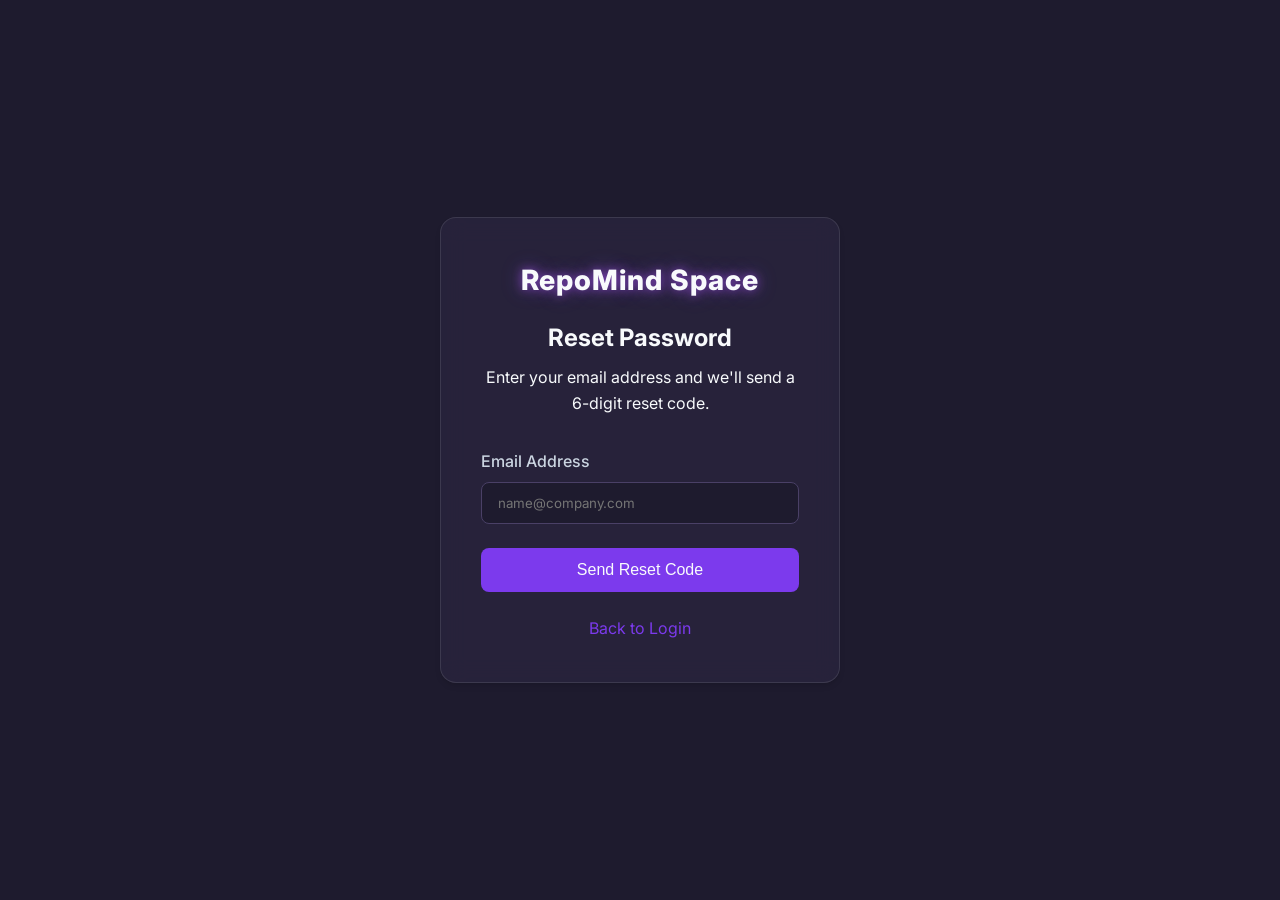
<file: pages/forgot-password.html>
<!DOCTYPE html>
<html lang="en">
<head>
    <meta charset="UTF-8">
    <meta name="viewport" content="width=device-width, initial-scale=1.0">
    <title>Forgot Password - RepoMind Space</title>
    <link href="https://fonts.googleapis.com/css2?family=Inter:wght@400;500;600;700&display=swap" rel="stylesheet">
    <link rel="stylesheet" href="../css/style.css">
    <link rel="stylesheet" href="../css/responsive.css">
</head>
<body style="background-color: var(--bg-dark); display: flex; align-items: center; justify-content: center; min-height: 100vh;">
    <div class="card glass-panel" style="max-width: 400px; width: 100%; padding: 2.5rem;">
        <div style="text-align: center; margin-bottom: 2rem;">
            <div class="auth-brand" style="margin-bottom: 1rem;">RepoMind Space</div>
            <h2 style="font-size: 1.5rem; margin-bottom: 0.5rem;">Reset Password</h2>
            <p class="text-muted" id="instructionText">Enter your email address and we'll send a 6-digit reset code.</p>
        </div>
        
        <div id="emailSection">
            <div class="form-group">
                <label class="form-label">Email Address</label>
                <input type="email" id="emailInput" class="form-control" required placeholder="name@company.com">
            </div>
            <div id="emailError" style="color: #ef4444; font-size: 0.875rem; margin-bottom: 1rem; display: none;"></div>
            <button id="sendLinkBtn" class="btn btn-primary" style="width: 100%;">Send Reset Code</button>
        </div>

        <div id="resetSection" style="display: none;">
            <div class="form-group">
                <label class="form-label">6-Digit Reset Code</label>
                <input type="text" id="otpInput" class="form-control" required placeholder="123456" maxlength="6">
            </div>
            <div class="form-group">
                <label class="form-label">New Password</label>
                <input type="password" id="newPassInput" class="form-control" required>
            </div>
            <div class="form-group">
                <label class="form-label">Confirm New Password</label>
                <input type="password" id="confirmPassInput" class="form-control" required>
            </div>
            <div id="resetError" style="color: #ef4444; font-size: 0.875rem; margin-bottom: 1rem; display: none;"></div>
            <button id="resetBtn" class="btn btn-primary" style="width: 100%;">Update Password</button>
            <p style="text-align: center; margin-top: 1rem; font-size: 0.875rem; color: var(--text-muted);">Didn't receive the code? <a href="#" id="resendBtn" style="color: #a855f7;">Resend</a></p>
        </div>

        <div style="text-align: center; margin-top: 1.5rem;">
            <a href="login.html" class="auth-link">Back to Login</a>
        </div>
    </div>

    <script src="../js/config.js"></script>
    <script>
        let requestEmail = null;

        document.getElementById('sendLinkBtn').addEventListener('click', async () => {
            const email = document.getElementById('emailInput').value;
            const btn = document.getElementById('sendLinkBtn');
            const errorDiv = document.getElementById('emailError');
            errorDiv.style.display = 'none';

            if (!email) {
                errorDiv.innerText = 'Please enter your email.';
                errorDiv.style.display = 'block';
                return;
            }

            btn.innerText = 'Sending...';
            btn.disabled = true;

            try {
                const res = await fetch(`${API_BASE}/api/auth/forgot-password`, {
                    method: 'POST',
                    headers: { 'Content-Type': 'application/json' },
                    body: JSON.stringify({ email })
                });
                const data = await res.json();
                
                if (res.ok) {
                    requestEmail = email;
                    document.getElementById('emailSection').style.display = 'none';
                    document.getElementById('resetSection').style.display = 'block';
                    document.getElementById('instructionText').innerText = `A 6-digit code has been sent to ${email}. Enter it below along with your new password.`;
                } else {
                    throw new Error(data.error || 'Failed to send reset link');
                }
            } catch (err) {
                errorDiv.innerText = err.message;
                errorDiv.style.display = 'block';
            } finally {
                btn.innerText = 'Send Reset Code';
                btn.disabled = false;
            }
        });

        document.getElementById('resetBtn').addEventListener('click', async () => {
            const otp = document.getElementById('otpInput').value;
            const newPass = document.getElementById('newPassInput').value;
            const confirmPass = document.getElementById('confirmPassInput').value;
            const btn = document.getElementById('resetBtn');
            const errorDiv = document.getElementById('resetError');
            errorDiv.style.display = 'none';

            if (!otp || !newPass || !confirmPass) {
                errorDiv.innerText = 'Please fill out all fields.';
                errorDiv.style.display = 'block';
                return;
            }

            if (newPass !== confirmPass) {
                errorDiv.innerText = 'Passwords do not match.';
                errorDiv.style.display = 'block';
                return;
            }

            btn.innerText = 'Updating...';
            btn.disabled = true;

            try {
                const res = await fetch(`${API_BASE}/api/auth/reset-password`, {
                    method: 'POST',
                    headers: { 'Content-Type': 'application/json' },
                    body: JSON.stringify({ email: requestEmail, otp: otp, new_password: newPass })
                });
                const data = await res.json();
                
                if (res.ok) {
                    alert('Password reset successfully! Please log in.');
                    window.location.href = 'login.html';
                } else {
                    throw new Error(data.error || 'Failed to reset password');
                }
            } catch (err) {
                errorDiv.innerText = err.message;
                errorDiv.style.display = 'block';
            } finally {
                btn.innerText = 'Update Password';
                btn.disabled = false;
            }
        });

        // Resend OTP
        document.getElementById('resendBtn').addEventListener('click', async (e) => {
            e.preventDefault();
            if (!requestEmail) return;
            const resendBtn = document.getElementById('resendBtn');
            resendBtn.textContent = 'Sending...';
            await fetch(`${API_BASE}/api/auth/forgot-password`, {
                method: 'POST',
                headers: { 'Content-Type': 'application/json' },
                body: JSON.stringify({ email: requestEmail })
            });
            resendBtn.textContent = 'Sent!';
            setTimeout(() => { resendBtn.textContent = 'Resend'; }, 3000);
        });
    </script>
</body>
</html>
</file>
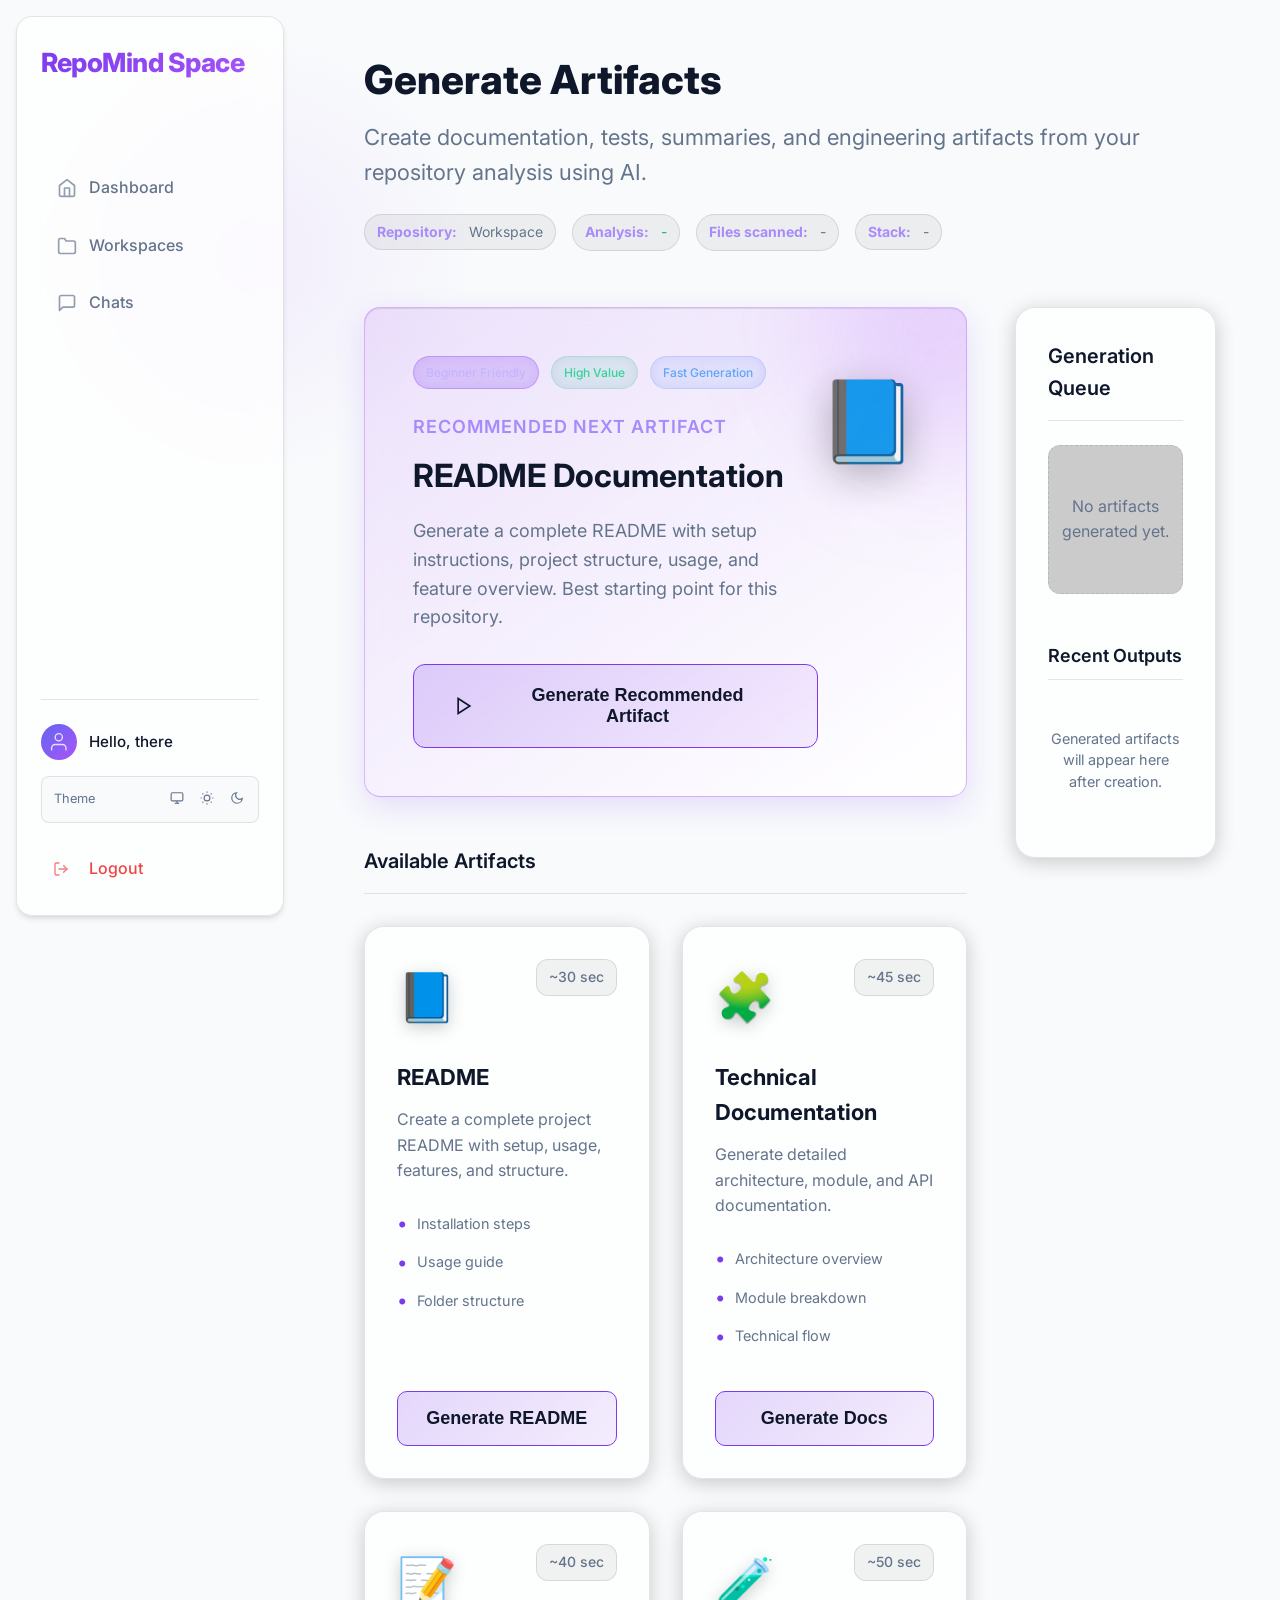
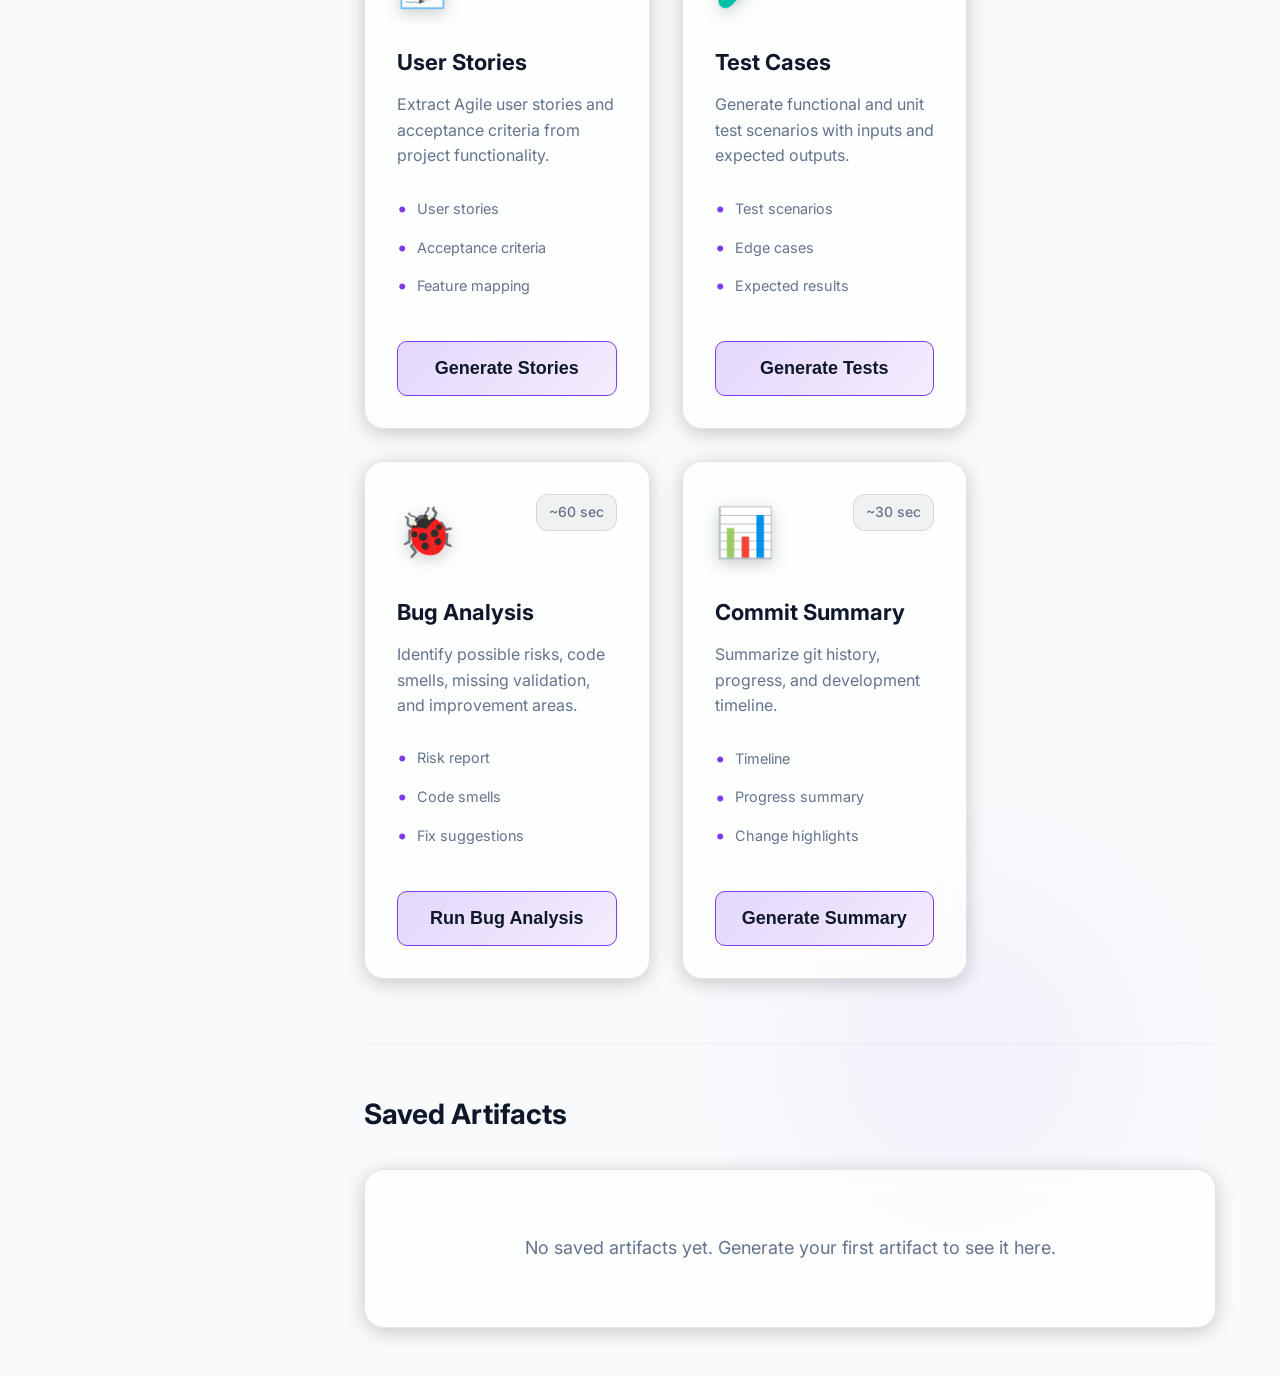
<file: pages/generate-artifact.html>
<!DOCTYPE html>
<html lang="en">

<head>
    <meta charset="UTF-8">
    <meta name="viewport" content="width=device-width, initial-scale=1.0">
    <title>Generate Artifacts - RepoMind Space</title>
    <link href="https://fonts.googleapis.com/css2?family=Inter:wght@400;500;600;700&display=swap" rel="stylesheet">
    <link rel="stylesheet" href="../css/style.css">
    <script src="../js/config.js"></script>
    <script src="../js/theme.js"></script>
    <link rel="stylesheet" href="../css/responsive.css">
</head>

<body>
    <div class="app-layout">
        <!-- Sidebar -->
        <aside class="sidebar glass-panel"
            style="margin: 1rem; padding: 1.5rem; display: flex; flex-direction: column;">
            <div class="mb-5">
                <a href="dashboard.html" class="navbar-brand" style="display: block;">RepoMind Space</a>
            </div>
            <nav class="sidebar-nav">
                <a href="dashboard.html" class="sidebar-link">
                    <svg viewBox="0 0 24 24" fill="none" stroke="currentColor" stroke-width="2" stroke-linecap="round" stroke-linejoin="round">
                        <path d="M3 9l9-7 9 7v11a2 2 0 0 1-2 2H5a2 2 0 0 1-2-2z"></path>
                        <polyline points="9 22 9 12 15 12 15 22"></polyline>
                    </svg>
                    Dashboard
                </a>
                <a href="workspaces.html" class="sidebar-link">
                    <svg viewBox="0 0 24 24" fill="none" stroke="currentColor" stroke-width="2" stroke-linecap="round" stroke-linejoin="round">
                        <path d="M22 19a2 2 0 0 1-2 2H4a2 2 0 0 1-2-2V5a2 2 0 0 1 2-2h5l2 3h9a2 2 0 0 1 2 2z"></path>
                    </svg>
                    Workspaces
                </a>
                <a href="repository-chat.html" class="sidebar-link">
                    <svg viewBox="0 0 24 24" fill="none" stroke="currentColor" stroke-width="2" stroke-linecap="round" stroke-linejoin="round">
                        <path d="M21 15a2 2 0 0 1-2 2H7l-4 4V5a2 2 0 0 1 2-2h14a2 2 0 0 1 2 2z"></path>
                    </svg>
                    Chats
                </a>
            </nav>
            <!-- User Profile Area (Unified) -->
            <div style="margin-top: auto; padding-top: 1.5rem; border-top: 1px solid var(--glass-border); display: flex; flex-direction: column; gap: 1rem;">
                <a href="profile.html" style="display: flex; align-items: center; gap: 0.75rem; text-decoration: none; color: var(--text-main);">
                    <div id="sidebar-avatar" style="width: 36px; height: 36px; border-radius: 50%; background: linear-gradient(135deg, #6366f1, #a855f7); display: flex; align-items: center; justify-content: center; color: white; font-weight: 600; font-size: 0.9rem; overflow: hidden; flex-shrink: 0;"><svg xmlns="http://www.w3.org/2000/svg" viewBox="0 0 24 24" fill="none" stroke="currentColor" stroke-width="1.5" stroke-linecap="round" stroke-linejoin="round" style="width:60%;height:60%;color:rgba(255,255,255,0.8);"><path d="M20 21v-2a4 4 0 0 0-4-4H8a4 4 0 0 0-4 4v2"/><circle cx="12" cy="7" r="4"/></svg></div>
                    <div id="sidebar-greeting" style="font-size: 0.95rem; font-weight: 500;">Hello, there</div>
                </a>
                
                <!-- Theme Switcher Pop-out -->
                <div class="theme-switcher-container" style="background: var(--bg-dark); border: 1px solid var(--glass-border); border-radius: 8px; padding: 0.5rem; display: flex; justify-content: space-between; align-items: center;">
                    <span style="font-size: 0.8rem; color: var(--text-muted); padding-left: 0.25rem;">Theme</span>
                    <div style="display: flex; gap: 0.25rem;">
                        <button onclick="setThemeMode('system')" title="System Theme" class="theme-btn" data-theme-btn="system" style="background: transparent; border: none; color: var(--text-muted); cursor: pointer; padding: 6px; border-radius: 6px;"><svg viewBox="0 0 24 24" fill="none" stroke="currentColor" stroke-width="2" style="width: 14px; height: 14px;"><rect x="2" y="3" width="20" height="14" rx="2" ry="2"></rect><line x1="8" y1="21" x2="16" y2="21"></line><line x1="12" y1="17" x2="12" y2="21"></line></svg></button>
                        <button onclick="setThemeMode('light')" title="Light Theme" class="theme-btn" data-theme-btn="light" style="background: transparent; border: none; color: var(--text-muted); cursor: pointer; padding: 6px; border-radius: 6px;"><svg viewBox="0 0 24 24" fill="none" stroke="currentColor" stroke-width="2" style="width: 14px; height: 14px;"><circle cx="12" cy="12" r="5"></circle><line x1="12" y1="1" x2="12" y2="3"></line><line x1="12" y1="21" x2="12" y2="23"></line><line x1="4.22" y1="4.22" x2="5.64" y2="5.64"></line><line x1="18.36" y1="18.36" x2="19.78" y2="19.78"></line><line x1="1" y1="12" x2="3" y2="12"></line><line x1="21" y1="12" x2="23" y2="12"></line><line x1="4.22" y1="19.78" x2="5.64" y2="18.36"></line><line x1="18.36" y1="5.64" x2="19.78" y2="4.22"></line></svg></button>
                        <button onclick="setThemeMode('dark')" title="Dark Theme" class="theme-btn" data-theme-btn="dark" style="background: transparent; border: none; color: var(--text-muted); cursor: pointer; padding: 6px; border-radius: 6px;"><svg viewBox="0 0 24 24" fill="none" stroke="currentColor" stroke-width="2" style="width: 14px; height: 14px;"><path d="M21 12.79A9 9 0 1 1 11.21 3 7 7 0 0 0 21 12.79z"></path></svg></button>
                    </div>
                </div>

                <a href="#" class="sidebar-link" id="logoutBtn" style="color: #ef4444; margin-top: 0.5rem; padding: 0.5rem 0.75rem;">
                    <svg viewBox="0 0 24 24" fill="none" stroke="currentColor" stroke-width="2" stroke-linecap="round" stroke-linejoin="round" style="width: 1rem; height: 1rem; margin-right: 0.5rem;"><path d="M9 21H5a2 2 0 0 1-2-2V5a2 2 0 0 1 2-2h4"></path><polyline points="16 17 21 12 16 7"></polyline><line x1="21" y1="12" x2="9" y2="12"></line></svg>
                    Logout
                </a>
            </div>
        </aside>

        <!-- Main Content -->
        <main class="main-content" style="padding: 3rem 4rem;">
            <div style="max-width: 1400px; margin: 0 auto;">
                <!-- TOP HEADER -->
                <header style="margin-bottom: 3.5rem;">
                    <h1 class="analysis-header-title">Generate Artifacts</h1>
                    <p class="analysis-body-text" style="font-size: 22px;">Create documentation, tests, summaries, and
                        engineering artifacts from your repository analysis using AI.</p>

                    <div class="meta-badges" style="margin-top: 1.5rem;">
                        <div class="meta-badge" style="font-size: 14px; padding: 6px 12px;">
                            <span style="font-weight: 700; color: #a78bfa; margin-right: 4px;">Repository:</span> <span
                                id="metaRepoName">-</span>
                        </div>
                        <div class="meta-badge" style="font-size: 14px; padding: 6px 12px;">
                            <span style="font-weight: 700; color: #a78bfa; margin-right: 4px;">Analysis:</span> <span
                                style="color: var(--success);" id="metaAnalysisStatus">-</span>
                        </div>
                        <div class="meta-badge" style="font-size: 14px; padding: 6px 12px;">
                            <span style="font-weight: 700; color: #a78bfa; margin-right: 4px;">Files scanned:</span>
                            <span id="metaFilesScanned">-</span>
                        </div>
                        <div class="meta-badge" style="font-size: 14px; padding: 6px 12px;">
                            <span style="font-weight: 700; color: #a78bfa; margin-right: 4px;">Stack:</span> <span
                                id="metaTechStack">-</span>
                        </div>
                    </div>
                </header>

                <div style="display: grid; grid-template-columns: 3fr 1fr; gap: 3rem;">
                    <!-- LEFT COLUMN (75%) -->
                    <div>
                        <!-- RECOMMENDED ARTIFACT -->
                        <div class="analysis-card"
                            style="background: linear-gradient(145deg, rgba(168, 85, 247, 0.15) 0%, var(--bg-card) 100%); border: 1px solid rgba(168, 85, 247, 0.4); box-shadow: 0 10px 30px rgba(124, 58, 237, 0.15), inset 0 1px 1px var(--alpha-10); margin-bottom: 3rem; position: relative; overflow: hidden; padding: 3rem;">
                            <div
                                style="position: absolute; top: -100px; right: -100px; width: 250px; height: 250px; background: rgba(168, 85, 247, 0.2); filter: blur(60px); border-radius: 50%;">
                            </div>
                            <div
                                style="display: flex; justify-content: space-between; align-items: flex-start; position: relative; z-index: 1;">
                                <div>
                                    <div style="display: flex; gap: 0.75rem; margin-bottom: 1.5rem;">
                                        <span class="tech-pill"
                                            style="font-size: 0.75rem; padding: 6px 12px; background: rgba(124, 58, 237, 0.2); color: #c4b5fd; border: 1px solid rgba(124, 58, 237, 0.3);">Beginner
                                            Friendly</span>
                                        <span class="tech-pill"
                                            style="font-size: 0.75rem; padding: 6px 12px; background: rgba(16, 185, 129, 0.1); color: #34d399; border: 1px solid rgba(16, 185, 129, 0.2);">High
                                            Value</span>
                                        <span class="tech-pill"
                                            style="font-size: 0.75rem; padding: 6px 12px; background: rgba(59, 130, 246, 0.1); color: #60a5fa; border: 1px solid rgba(59, 130, 246, 0.2);">Fast
                                            Generation</span>
                                    </div>
                                    <h2
                                        style="font-size: 1.125rem; font-weight: 600; color: #a78bfa; margin-bottom: 0.5rem; text-transform: uppercase; letter-spacing: 1px;">
                                        Recommended Next Artifact</h2>
                                    <h3 id="recTitle" style="font-size: 2rem; font-weight: 700; color: var(--text-main); margin-bottom: 1rem;">
                                        README Documentation</h3>
                                    <p id="recDesc"
                                        style="color: var(--text-muted); font-size: 1.125rem; margin-bottom: 2rem; max-width: 600px; line-height: 1.6;">
                                        Generate a complete README with setup instructions, project structure, usage,
                                        and feature overview. Best starting point for this repository.
                                    </p>
                                    <button id="recBtn" class="action-btn-large primary" onclick="generate('README', this)"
                                        style="font-size: 1.125rem; padding: 1.25rem 2.5rem; border-radius: 12px; font-weight: 600;">
                                        <svg width="20" height="20" viewBox="0 0 24 24" fill="none"
                                            stroke="currentColor" stroke-width="2" style="margin-right: 8px;">
                                            <polygon points="5 3 19 12 5 21 5 3"></polygon>
                                        </svg>
                                        <span>Generate Recommended Artifact</span>
                                    </button>
                                </div>
                                <div id="recIcon"
                                    style="font-size: 5rem; opacity: 0.9; filter: drop-shadow(0 10px 20px rgba(0,0,0,0.3));">
                                    📘</div>
                            </div>
                        </div>

                        <!-- ARTIFACTS SECTION HEADER -->
                        <div
                            style="margin-bottom: 2rem; border-bottom: 1px solid var(--alpha-10); padding-bottom: 1rem;">
                            <h3 style="font-size: 1.25rem; font-weight: 600; color: var(--text-main);">Available Artifacts</h3>
                        </div>

                        <!-- ARTIFACT GRID -->
                        <div style="display: grid; grid-template-columns: repeat(2, 1fr); gap: 2rem;">

                            <!-- 1. README -->
                            <div style="background: var(--glass-bg); backdrop-filter: blur(12px); display: flex; flex-direction: column; padding: 2rem; border-radius: 20px; border: 1px solid var(--alpha-10); transition: all 0.3s ease; box-shadow: 0 4px 20px rgba(0,0,0,0.2);"
                                onmouseover="this.style.borderColor='rgba(168, 85, 247, 0.4)'; this.style.transform='translateY(-6px)'; this.style.boxShadow='0 12px 30px rgba(124, 58, 237, 0.15)'"
                                onmouseout="this.style.borderColor='var(--alpha-10)'; this.style.transform='translateY(0)'; this.style.boxShadow='0 4px 20px rgba(0,0,0,0.2)'">
                                <div
                                    style="display: flex; justify-content: space-between; align-items: flex-start; margin-bottom: 1.5rem;">
                                    <div style="font-size: 3rem; filter: drop-shadow(0 4px 8px rgba(0,0,0,0.2));">📘
                                    </div>
                                    <div
                                        style="background: var(--alpha-5); padding: 6px 12px; border-radius: 12px; font-size: 0.875rem; font-weight: 500; color: var(--text-muted); border: 1px solid var(--alpha-10);">
                                        ~30 sec</div>
                                </div>
                                <h3
                                    style="font-size: 1.375rem; font-weight: 700; color: var(--text-main); margin-bottom: 0.75rem;">
                                    README</h3>
                                <p
                                    style="color: var(--text-muted); font-size: 1rem; margin-bottom: 1.5rem; line-height: 1.6;">
                                    Create a complete project README with setup, usage, features, and structure.</p>
                                <ul style="list-style: none; padding: 0; margin: 0 0 2rem 0; flex-grow: 1;">
                                    <li
                                        style="color: var(--text-muted); font-size: 0.9rem; margin-bottom: 0.5rem; display: flex; align-items: center;">
                                        <span
                                            style="color: var(--primary-color); margin-right: 10px; font-size: 1.2rem;">•</span>
                                        Installation steps</li>
                                    <li
                                        style="color: var(--text-muted); font-size: 0.9rem; margin-bottom: 0.5rem; display: flex; align-items: center;">
                                        <span
                                            style="color: var(--primary-color); margin-right: 10px; font-size: 1.2rem;">•</span>
                                        Usage guide</li>
                                    <li
                                        style="color: var(--text-muted); font-size: 0.9rem; margin-bottom: 0.5rem; display: flex; align-items: center;">
                                        <span
                                            style="color: var(--primary-color); margin-right: 10px; font-size: 1.2rem;">•</span>
                                        Folder structure</li>
                                </ul>
                                <button class="action-btn-large primary" onclick="generate('README', this)"
                                    style="width: 100%; justify-content: center; font-size: 1.125rem; padding: 1rem; border-radius: 10px;"><span>Generate
                                        README</span></button>
                            </div>

                            <!-- 2. Technical Documentation -->
                            <div style="background: var(--glass-bg); backdrop-filter: blur(12px); display: flex; flex-direction: column; padding: 2rem; border-radius: 20px; border: 1px solid var(--alpha-10); transition: all 0.3s ease; box-shadow: 0 4px 20px rgba(0,0,0,0.2);"
                                onmouseover="this.style.borderColor='rgba(168, 85, 247, 0.4)'; this.style.transform='translateY(-6px)'; this.style.boxShadow='0 12px 30px rgba(124, 58, 237, 0.15)'"
                                onmouseout="this.style.borderColor='var(--alpha-10)'; this.style.transform='translateY(0)'; this.style.boxShadow='0 4px 20px rgba(0,0,0,0.2)'">
                                <div
                                    style="display: flex; justify-content: space-between; align-items: flex-start; margin-bottom: 1.5rem;">
                                    <div style="font-size: 3rem; filter: drop-shadow(0 4px 8px rgba(0,0,0,0.2));">🧩
                                    </div>
                                    <div
                                        style="background: var(--alpha-5); padding: 6px 12px; border-radius: 12px; font-size: 0.875rem; font-weight: 500; color: var(--text-muted); border: 1px solid var(--alpha-10);">
                                        ~45 sec</div>
                                </div>
                                <h3
                                    style="font-size: 1.375rem; font-weight: 700; color: var(--text-main); margin-bottom: 0.75rem;">
                                    Technical Documentation</h3>
                                <p
                                    style="color: var(--text-muted); font-size: 1rem; margin-bottom: 1.5rem; line-height: 1.6;">
                                    Generate detailed architecture, module, and API documentation.</p>
                                <ul style="list-style: none; padding: 0; margin: 0 0 2rem 0; flex-grow: 1;">
                                    <li
                                        style="color: var(--text-muted); font-size: 0.9rem; margin-bottom: 0.5rem; display: flex; align-items: center;">
                                        <span
                                            style="color: var(--primary-color); margin-right: 10px; font-size: 1.2rem;">•</span>
                                        Architecture overview</li>
                                    <li
                                        style="color: var(--text-muted); font-size: 0.9rem; margin-bottom: 0.5rem; display: flex; align-items: center;">
                                        <span
                                            style="color: var(--primary-color); margin-right: 10px; font-size: 1.2rem;">•</span>
                                        Module breakdown</li>
                                    <li
                                        style="color: var(--text-muted); font-size: 0.9rem; margin-bottom: 0.5rem; display: flex; align-items: center;">
                                        <span
                                            style="color: var(--primary-color); margin-right: 10px; font-size: 1.2rem;">•</span>
                                        Technical flow</li>
                                </ul>
                                <button class="action-btn-large primary" onclick="generate('Documentation', this)"
                                    style="width: 100%; justify-content: center; font-size: 1.125rem; padding: 1rem; border-radius: 10px;"><span>Generate
                                        Docs</span></button>
                            </div>

                            <!-- 3. User Stories -->
                            <div style="background: var(--glass-bg); backdrop-filter: blur(12px); display: flex; flex-direction: column; padding: 2rem; border-radius: 20px; border: 1px solid var(--alpha-10); transition: all 0.3s ease; box-shadow: 0 4px 20px rgba(0,0,0,0.2);"
                                onmouseover="this.style.borderColor='rgba(168, 85, 247, 0.4)'; this.style.transform='translateY(-6px)'; this.style.boxShadow='0 12px 30px rgba(124, 58, 237, 0.15)'"
                                onmouseout="this.style.borderColor='var(--alpha-10)'; this.style.transform='translateY(0)'; this.style.boxShadow='0 4px 20px rgba(0,0,0,0.2)'">
                                <div
                                    style="display: flex; justify-content: space-between; align-items: flex-start; margin-bottom: 1.5rem;">
                                    <div style="font-size: 3rem; filter: drop-shadow(0 4px 8px rgba(0,0,0,0.2));">📝
                                    </div>
                                    <div
                                        style="background: var(--alpha-5); padding: 6px 12px; border-radius: 12px; font-size: 0.875rem; font-weight: 500; color: var(--text-muted); border: 1px solid var(--alpha-10);">
                                        ~40 sec</div>
                                </div>
                                <h3
                                    style="font-size: 1.375rem; font-weight: 700; color: var(--text-main); margin-bottom: 0.75rem;">
                                    User Stories</h3>
                                <p
                                    style="color: var(--text-muted); font-size: 1rem; margin-bottom: 1.5rem; line-height: 1.6;">
                                    Extract Agile user stories and acceptance criteria from project functionality.</p>
                                <ul style="list-style: none; padding: 0; margin: 0 0 2rem 0; flex-grow: 1;">
                                    <li
                                        style="color: var(--text-muted); font-size: 0.9rem; margin-bottom: 0.5rem; display: flex; align-items: center;">
                                        <span
                                            style="color: var(--primary-color); margin-right: 10px; font-size: 1.2rem;">•</span>
                                        User stories</li>
                                    <li
                                        style="color: var(--text-muted); font-size: 0.9rem; margin-bottom: 0.5rem; display: flex; align-items: center;">
                                        <span
                                            style="color: var(--primary-color); margin-right: 10px; font-size: 1.2rem;">•</span>
                                        Acceptance criteria</li>
                                    <li
                                        style="color: var(--text-muted); font-size: 0.9rem; margin-bottom: 0.5rem; display: flex; align-items: center;">
                                        <span
                                            style="color: var(--primary-color); margin-right: 10px; font-size: 1.2rem;">•</span>
                                        Feature mapping</li>
                                </ul>
                                <button class="action-btn-large primary" onclick="generate('UserStories', this)"
                                    style="width: 100%; justify-content: center; font-size: 1.125rem; padding: 1rem; border-radius: 10px;"><span>Generate
                                        Stories</span></button>
                            </div>

                            <!-- 4. Test Cases -->
                            <div style="background: var(--glass-bg); backdrop-filter: blur(12px); display: flex; flex-direction: column; padding: 2rem; border-radius: 20px; border: 1px solid var(--alpha-10); transition: all 0.3s ease; box-shadow: 0 4px 20px rgba(0,0,0,0.2);"
                                onmouseover="this.style.borderColor='rgba(168, 85, 247, 0.4)'; this.style.transform='translateY(-6px)'; this.style.boxShadow='0 12px 30px rgba(124, 58, 237, 0.15)'"
                                onmouseout="this.style.borderColor='var(--alpha-10)'; this.style.transform='translateY(0)'; this.style.boxShadow='0 4px 20px rgba(0,0,0,0.2)'">
                                <div
                                    style="display: flex; justify-content: space-between; align-items: flex-start; margin-bottom: 1.5rem;">
                                    <div style="font-size: 3rem; filter: drop-shadow(0 4px 8px rgba(0,0,0,0.2));">🧪
                                    </div>
                                    <div
                                        style="background: var(--alpha-5); padding: 6px 12px; border-radius: 12px; font-size: 0.875rem; font-weight: 500; color: var(--text-muted); border: 1px solid var(--alpha-10);">
                                        ~50 sec</div>
                                </div>
                                <h3
                                    style="font-size: 1.375rem; font-weight: 700; color: var(--text-main); margin-bottom: 0.75rem;">
                                    Test Cases</h3>
                                <p
                                    style="color: var(--text-muted); font-size: 1rem; margin-bottom: 1.5rem; line-height: 1.6;">
                                    Generate functional and unit test scenarios with inputs and expected outputs.</p>
                                <ul style="list-style: none; padding: 0; margin: 0 0 2rem 0; flex-grow: 1;">
                                    <li
                                        style="color: var(--text-muted); font-size: 0.9rem; margin-bottom: 0.5rem; display: flex; align-items: center;">
                                        <span
                                            style="color: var(--primary-color); margin-right: 10px; font-size: 1.2rem;">•</span>
                                        Test scenarios</li>
                                    <li
                                        style="color: var(--text-muted); font-size: 0.9rem; margin-bottom: 0.5rem; display: flex; align-items: center;">
                                        <span
                                            style="color: var(--primary-color); margin-right: 10px; font-size: 1.2rem;">•</span>
                                        Edge cases</li>
                                    <li
                                        style="color: var(--text-muted); font-size: 0.9rem; margin-bottom: 0.5rem; display: flex; align-items: center;">
                                        <span
                                            style="color: var(--primary-color); margin-right: 10px; font-size: 1.2rem;">•</span>
                                        Expected results</li>
                                </ul>
                                <button class="action-btn-large primary" onclick="generate('TestCases', this)"
                                    style="width: 100%; justify-content: center; font-size: 1.125rem; padding: 1rem; border-radius: 10px;"><span>Generate
                                        Tests</span></button>
                            </div>

                            <!-- 5. Bug Analysis -->
                            <div style="background: var(--glass-bg); backdrop-filter: blur(12px); display: flex; flex-direction: column; padding: 2rem; border-radius: 20px; border: 1px solid var(--alpha-10); transition: all 0.3s ease; box-shadow: 0 4px 20px rgba(0,0,0,0.2);"
                                onmouseover="this.style.borderColor='rgba(168, 85, 247, 0.4)'; this.style.transform='translateY(-6px)'; this.style.boxShadow='0 12px 30px rgba(124, 58, 237, 0.15)'"
                                onmouseout="this.style.borderColor='var(--alpha-10)'; this.style.transform='translateY(0)'; this.style.boxShadow='0 4px 20px rgba(0,0,0,0.2)'">
                                <div
                                    style="display: flex; justify-content: space-between; align-items: flex-start; margin-bottom: 1.5rem;">
                                    <div style="font-size: 3rem; filter: drop-shadow(0 4px 8px rgba(0,0,0,0.2));">🐞
                                    </div>
                                    <div
                                        style="background: var(--alpha-5); padding: 6px 12px; border-radius: 12px; font-size: 0.875rem; font-weight: 500; color: var(--text-muted); border: 1px solid var(--alpha-10);">
                                        ~60 sec</div>
                                </div>
                                <h3
                                    style="font-size: 1.375rem; font-weight: 700; color: var(--text-main); margin-bottom: 0.75rem;">
                                    Bug Analysis</h3>
                                <p
                                    style="color: var(--text-muted); font-size: 1rem; margin-bottom: 1.5rem; line-height: 1.6;">
                                    Identify possible risks, code smells, missing validation, and improvement areas.</p>
                                <ul style="list-style: none; padding: 0; margin: 0 0 2rem 0; flex-grow: 1;">
                                    <li
                                        style="color: var(--text-muted); font-size: 0.9rem; margin-bottom: 0.5rem; display: flex; align-items: center;">
                                        <span
                                            style="color: var(--primary-color); margin-right: 10px; font-size: 1.2rem;">•</span>
                                        Risk report</li>
                                    <li
                                        style="color: var(--text-muted); font-size: 0.9rem; margin-bottom: 0.5rem; display: flex; align-items: center;">
                                        <span
                                            style="color: var(--primary-color); margin-right: 10px; font-size: 1.2rem;">•</span>
                                        Code smells</li>
                                    <li
                                        style="color: var(--text-muted); font-size: 0.9rem; margin-bottom: 0.5rem; display: flex; align-items: center;">
                                        <span
                                            style="color: var(--primary-color); margin-right: 10px; font-size: 1.2rem;">•</span>
                                        Fix suggestions</li>
                                </ul>
                                <button class="action-btn-large primary" onclick="generate('BugAnalysis', this)"
                                    style="width: 100%; justify-content: center; font-size: 1.125rem; padding: 1rem; border-radius: 10px;"><span>Run
                                        Bug Analysis</span></button>
                            </div>

                            <!-- 6. Commit Summary -->
                            <div style="background: var(--glass-bg); backdrop-filter: blur(12px); display: flex; flex-direction: column; padding: 2rem; border-radius: 20px; border: 1px solid var(--alpha-10); transition: all 0.3s ease; box-shadow: 0 4px 20px rgba(0,0,0,0.2);"
                                onmouseover="this.style.borderColor='rgba(168, 85, 247, 0.4)'; this.style.transform='translateY(-6px)'; this.style.boxShadow='0 12px 30px rgba(124, 58, 237, 0.15)'"
                                onmouseout="this.style.borderColor='var(--alpha-10)'; this.style.transform='translateY(0)'; this.style.boxShadow='0 4px 20px rgba(0,0,0,0.2)'">
                                <div
                                    style="display: flex; justify-content: space-between; align-items: flex-start; margin-bottom: 1.5rem;">
                                    <div style="font-size: 3rem; filter: drop-shadow(0 4px 8px rgba(0,0,0,0.2));">📊
                                    </div>
                                    <div
                                        style="background: var(--alpha-5); padding: 6px 12px; border-radius: 12px; font-size: 0.875rem; font-weight: 500; color: var(--text-muted); border: 1px solid var(--alpha-10);">
                                        ~30 sec</div>
                                </div>
                                <h3
                                    style="font-size: 1.375rem; font-weight: 700; color: var(--text-main); margin-bottom: 0.75rem;">
                                    Commit Summary</h3>
                                <p
                                    style="color: var(--text-muted); font-size: 1rem; margin-bottom: 1.5rem; line-height: 1.6;">
                                    Summarize git history, progress, and development timeline.</p>
                                <ul style="list-style: none; padding: 0; margin: 0 0 2rem 0; flex-grow: 1;">
                                    <li
                                        style="color: var(--text-muted); font-size: 0.9rem; margin-bottom: 0.5rem; display: flex; align-items: center;">
                                        <span
                                            style="color: var(--primary-color); margin-right: 10px; font-size: 1.2rem;">•</span>
                                        Timeline</li>
                                    <li
                                        style="color: var(--text-muted); font-size: 0.9rem; margin-bottom: 0.5rem; display: flex; align-items: center;">
                                        <span
                                            style="color: var(--primary-color); margin-right: 10px; font-size: 1.2rem;">•</span>
                                        Progress summary</li>
                                    <li
                                        style="color: var(--text-muted); font-size: 0.9rem; margin-bottom: 0.5rem; display: flex; align-items: center;">
                                        <span
                                            style="color: var(--primary-color); margin-right: 10px; font-size: 1.2rem;">•</span>
                                        Change highlights</li>
                                </ul>
                                <button class="action-btn-large primary" onclick="generate('CommitSummary', this)"
                                    style="width: 100%; justify-content: center; font-size: 1.125rem; padding: 1rem; border-radius: 10px;"><span>Generate
                                        Summary</span></button>
                            </div>

                        </div>
                    </div>

                    <!-- RIGHT COLUMN (25%) -->
                    <div>
                        <div
                            style="background: var(--glass-bg); backdrop-filter: blur(12px); padding: 2rem; border-radius: 20px; border: 1px solid var(--alpha-10); position: sticky; top: 3rem; box-shadow: 0 4px 20px rgba(0,0,0,0.2);">
                            <h3
                                style="font-size: 1.25rem; font-weight: 600; color: var(--text-main); margin-bottom: 1.5rem; border-bottom: 1px solid var(--alpha-10); padding-bottom: 1rem;">
                                Generation Queue</h3>
                            <div id="queueEmptyState"
                                style="text-align: center; padding: 3rem 0; color: var(--text-muted); font-size: 1rem; background: rgba(0,0,0,0.2); border-radius: 12px; border: 1px dashed var(--alpha-10);">
                                No artifacts generated yet.
                            </div>

                            <h3
                                style="font-size: 1.125rem; font-weight: 600; color: var(--text-main); margin-top: 3rem; margin-bottom: 1rem; border-bottom: 1px solid var(--alpha-10); padding-bottom: 0.5rem;">
                                Recent Outputs</h3>
                            <div id="recentOutputsContainer" style="display: flex; flex-direction: column; gap: 0.75rem;">
                                <div id="recentOutputsEmpty"
                                    style="text-align: center; padding: 2rem 0; color: var(--text-muted); font-size: 0.9rem; line-height: 1.5;">
                                    Generated artifacts will appear here after creation.
                                </div>
                            </div>
                        </div>
                    </div>
                </div>

                <!-- BOTTOM SECTION: SAVED ARTIFACTS -->
                <div style="margin-top: 4rem; padding-top: 3rem; border-top: 1px solid var(--alpha-5);">
                    <h2 style="font-size: 1.75rem; font-weight: 700; color: var(--text-main); margin-bottom: 2rem;">Saved Artifacts
                    </h2>
                    <div id="savedArtifactsContainer"
                        style="background: var(--glass-bg); backdrop-filter: blur(12px); padding: 2rem; border-radius: 20px; border: 1px solid var(--alpha-10); box-shadow: 0 4px 20px rgba(0,0,0,0.2); display: flex; flex-direction: column; gap: 1rem;">
                        <div id="savedArtifactsEmpty" style="color: var(--text-muted); font-size: 1.125rem; text-align: center; padding: 2rem 0;">
                            No saved artifacts yet. Generate your first artifact to see it here.
                        </div>
                    </div>
                </div>

            </div>
        </main>
    </div>

    <script src="../js/analysis.js"></script>
    <script src="../js/generation.js"></script>
    <script>
        // Styled toast notification (replaces browser alert())
        function showToast(message, type = 'error') {
            let container = document.getElementById('toast-container');
            if (!container) {
                container = document.createElement('div');
                container.id = 'toast-container';
                container.style.cssText = 'position:fixed;top:24px;right:24px;z-index:99999;display:flex;flex-direction:column;gap:10px;max-width:400px;';
                document.body.appendChild(container);
            }
            const colors = {
                error:   { bg: 'rgba(239,68,68,0.95)',   icon: '&#x2715;' },
                warning: { bg: 'rgba(245,158,11,0.95)',  icon: '&#x26A0;' },
                success: { bg: 'rgba(16,185,129,0.95)',  icon: '&#x2713;' },
                info:    { bg: 'rgba(124,58,237,0.95)',  icon: '&#x2139;' }
            };
            const c = colors[type] || colors.error;
            const toast = document.createElement('div');
            toast.style.cssText = `background:${c.bg};color:#fff;padding:14px 18px;border-radius:12px;font-size:0.9rem;line-height:1.4;font-weight:500;box-shadow:0 8px 24px rgba(0,0,0,0.3);transform:translateX(120%);transition:transform 0.3s ease;display:flex;gap:10px;align-items:flex-start;`;
            toast.innerHTML = `<span style="font-size:1.1rem;flex-shrink:0;">${c.icon}</span><span>${message}</span>`;
            container.appendChild(toast);
            requestAnimationFrame(() => { toast.style.transform = 'translateX(0)'; });
            setTimeout(() => {
                toast.style.transform = 'translateX(120%)';
                setTimeout(() => toast.remove(), 350);
            }, 6000);
        }

        function resetBtn(btnElement, originalText) {
            btnElement.disabled = false;
            btnElement.querySelector('span').innerText = originalText;
            btnElement.style.opacity = '1';
            btnElement.style.cursor = 'pointer';
            btnElement.style.background = '';
        }

        async function generate(type, btnElement) {
            // Update UI state on the clicked button
            const originalText = btnElement.querySelector('span').innerText;
            btnElement.disabled = true;
            btnElement.querySelector('span').innerText = 'Generating...';
            btnElement.style.opacity = '0.7';
            btnElement.style.cursor = 'not-allowed';
            btnElement.style.background = 'rgba(124, 58, 237, 0.5)';

            const workspaceId = localStorage.getItem('currentWorkspaceId');
            const token = localStorage.getItem('token');
            
            if (!workspaceId || !token) {
                showToast('Missing workspace context. Please select a workspace first.', 'warning');
                resetBtn(btnElement, originalText);
                return;
            }

            // 3-minute abort timeout for long-running AI generation
            const controller = new AbortController();
            const timeoutId = setTimeout(() => controller.abort(), 3 * 60 * 1000);

            try {
                const response = await fetch(`${API_BASE}/api/artifacts/generate`, {
                    method: 'POST',
                    signal: controller.signal,
                    headers: {
                        'Content-Type': 'application/json',
                        'Authorization': `Bearer ${token}`
                    },
                    body: JSON.stringify({
                        workspaceId: workspaceId,
                        type: type
                    })
                });
                clearTimeout(timeoutId);

                let data;
                try { data = await response.json(); } catch(e) { data = {}; }

                if (response.ok) {
                    window.location.href = `edit-artifact.html?id=${data.artifact_id}`;
                } else if (response.status === 429) {
                    showToast('AI quota exceeded \u2014 all models are rate-limited. Please wait a few minutes and try again.', 'warning');
                    resetBtn(btnElement, originalText);
                } else {
                    showToast(data.error || 'Failed to generate artifact. Please try again.', 'error');
                    resetBtn(btnElement, originalText);
                }
            } catch (error) {
                clearTimeout(timeoutId);
                console.error('Error generating artifact:', error);
                if (error.name === 'AbortError') {
                    showToast('Generation timed out (3 min). The server may still be processing. Refresh to check for new artifacts.', 'warning');
                } else {
                    showToast('Network error: Could not reach the server. Check your connection and try again.', 'error');
                }
                resetBtn(btnElement, originalText);
            }
        }

        async function loadSavedArtifacts() {
            const workspaceId = localStorage.getItem('currentWorkspaceId');
            const token = localStorage.getItem('token');
            if (!workspaceId || !token) return;

            try {
                const response = await fetch(`${API_BASE}/api/artifacts/workspace/${workspaceId}`, {
                    headers: { 'Authorization': `Bearer ${token}` }
                });
                const data = await response.json();
                
                if (data.artifacts && data.artifacts.length > 0) {
                    const container = document.getElementById('savedArtifactsContainer');
                    const emptyState = document.getElementById('savedArtifactsEmpty');
                    if (emptyState) emptyState.style.display = 'none';
                    
                    // Clear out old rendered ones
                    Array.from(container.children).forEach(child => {
                        if (child.id !== 'savedArtifactsEmpty') child.remove();
                    });

                    data.artifacts.forEach(art => {
                        const date = new Date(art.created_at).toLocaleDateString();
                        const card = document.createElement('div');
                        card.style.cssText = 'background: rgba(255,255,255,0.03); border: 1px solid rgba(255,255,255,0.05); padding: 1.5rem; border-radius: 12px; display: flex; justify-content: space-between; align-items: center;';
                        card.innerHTML = `
                            <div>
                                <h4 style="margin: 0 0 0.5rem 0; font-size: 1.125rem; font-weight: 500;">${art.title}</h4>
                                <span style="color: var(--text-muted); font-size: 0.875rem;">Type: ${art.type} • Created: ${date}</span>
                            </div>
                            <a href="edit-artifact.html?id=${art.id}" class="btn btn-secondary" style="text-decoration: none; padding: 0.5rem 1.5rem; border-radius: 8px;">View</a>
                        `;
                        container.appendChild(card);
                    });

                    // Update right sidebar queue and recent outputs
                    const queueEmpty = document.getElementById('queueEmptyState');
                    if (queueEmpty) {
                        queueEmpty.innerText = 'Queue is clear. Ready for generation.';
                        queueEmpty.style.color = 'var(--success)';
                        queueEmpty.style.background = 'rgba(16, 185, 129, 0.1)';
                        queueEmpty.style.borderColor = 'rgba(16, 185, 129, 0.2)';
                    }

                    const recentContainer = document.getElementById('recentOutputsContainer');
                    const recentEmpty = document.getElementById('recentOutputsEmpty');
                    if (recentEmpty) recentEmpty.style.display = 'none';
                    
                    if (recentContainer) {
                        Array.from(recentContainer.children).forEach(child => {
                            if (child.id !== 'recentOutputsEmpty') child.remove();
                        });

                        // Show up to 3 recent artifacts
                        data.artifacts.slice(0, 3).forEach(art => {
                            const miniCard = document.createElement('div');
                            miniCard.style.cssText = 'background: var(--bg-card); padding: 1rem; border-radius: 10px; border: 1px solid var(--alpha-10); display: flex; flex-direction: column; gap: 0.5rem;';
                            
                            // Map icon
                            const t = art.type.toLowerCase();
                            let icon = '📄';
                            if (t === 'readme') icon = '📘';
                            else if (t === 'architecture' || t === 'api' || t === 'docs') icon = '🧩';
                            else if (t === 'testcases') icon = '🧪';
                            else if (t === 'buganalysis') icon = '🐞';
                            else if (t === 'commitsummary') icon = '📊';

                            miniCard.innerHTML = `
                                <div style="display: flex; align-items: center; gap: 0.5rem;">
                                    <span>${icon}</span>
                                    <span style="font-weight: 500; color: var(--text-main); white-space: nowrap; overflow: hidden; text-overflow: ellipsis; font-size: 0.95rem;">${art.title}</span>
                                </div>
                                <a href="edit-artifact.html?id=${art.id}" style="color: var(--primary-color); font-size: 0.85rem; text-decoration: none;">View Artifact →</a>
                            `;
                            recentContainer.appendChild(miniCard);
                        });
                    }

                    // Update Recommendation Engine
                    const generatedTypes = data.artifacts.map(a => a.type.toLowerCase());
                    const recommendations = [
                        { type: 'readme', title: 'README Documentation', icon: '📘', desc: 'Generate a complete README with setup instructions, project structure, usage, and feature overview. Best starting point for this repository.' },
                        { type: 'documentation', title: 'Technical Documentation', icon: '🧩', desc: 'Generate detailed architecture, module, and API documentation to understand the system design.' },
                        { type: 'userstories', title: 'User Stories', icon: '📝', desc: 'Extract Agile user stories and acceptance criteria from project functionality to plan the next sprint.' },
                        { type: 'testcases', title: 'Test Cases', icon: '🧪', desc: 'Generate comprehensive unit and integration test plans to ensure code reliability.' },
                        { type: 'buganalysis', title: 'Bug Analysis', icon: '🐞', desc: 'Scan code for potential bugs, security vulnerabilities, and logic flaws.' },
                        { type: 'commitsummary', title: 'Commit Summary', icon: '📊', desc: 'Summarize git history, progress, and development timeline to see what changed.' }
                    ];

                    let nextRec = recommendations.find(r => !generatedTypes.includes(r.type));
                    
                    const recTitle = document.getElementById('recTitle');
                    const recDesc = document.getElementById('recDesc');
                    const recBtn = document.getElementById('recBtn');
                    const recIcon = document.getElementById('recIcon');

                    if (nextRec && recTitle && recDesc && recBtn && recIcon) {
                        recTitle.innerText = nextRec.title;
                        recDesc.innerText = nextRec.desc;
                        recIcon.innerText = nextRec.icon;
                        recBtn.setAttribute('onclick', `generate('${nextRec.type === 'documentation' ? 'Documentation' : nextRec.type === 'userstories' ? 'UserStories' : nextRec.type === 'testcases' ? 'TestCases' : nextRec.type === 'buganalysis' ? 'BugAnalysis' : nextRec.type === 'commitsummary' ? 'CommitSummary' : 'README'}', this)`);
                    } else if (!nextRec && recTitle) {
                        recTitle.innerText = 'All Standard Artifacts Generated!';
                        recDesc.innerText = 'You have generated all standard artifacts for this repository. You can still generate custom ones using Repository Chat, or regenerate existing ones.';
                        recIcon.innerText = '🏆';
                        recBtn.style.display = 'none';
                    }

                }
            } catch (err) {
                console.error("Failed to load saved artifacts", err);
            }
        }

        document.addEventListener('DOMContentLoaded', loadSavedArtifacts);
    </script>

    <script src="../js/auth.js"></script>
    <script src="../js/user-profile.js"></script>
    <script src="../js/mobile-nav.js"></script>
</body>
</html>
</file>
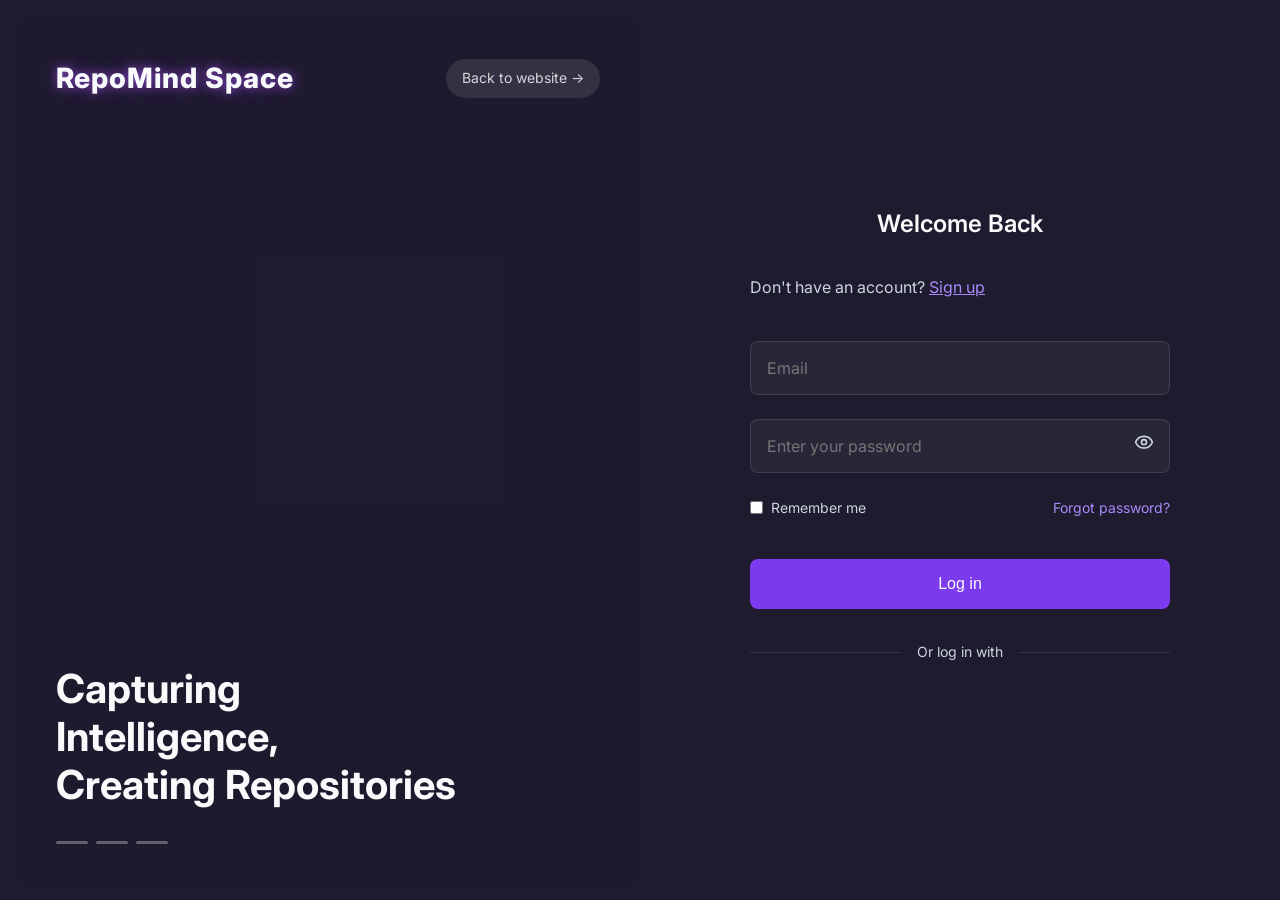
<file: pages/login.html>
<!DOCTYPE html>
<html lang="en">

<head>
    <meta charset="UTF-8">
    <meta name="viewport" content="width=device-width, initial-scale=1.0">
    <title>Login - RepoMind Space</title>
    <link href="https://fonts.googleapis.com/css2?family=Inter:wght@400;500;600;700&display=swap" rel="stylesheet">
    <link rel="stylesheet" href="../css/style.css">
    <script src="../js/config.js"></script>
    <script src="https://accounts.google.com/gsi/client" async defer></script>
    <script>
        function handleGoogleResponse(response) {
            fetch(`${API_BASE}/api/auth/google`, {
                method: 'POST',
                headers: { 'Content-Type': 'application/json' },
                body: JSON.stringify({ credential: response.credential })
            })
                .then(res => res.json())
                .then(data => {
                    // 4.4 MFA check
                    if (data.mfa_required && data.pre_token) {
                        sessionStorage.setItem('mfa_pre_token', data.pre_token);
                        window.location.href = 'mfa-verify.html';
                        return;
                    }
                    if (data.token) {
                        localStorage.setItem('token', data.token);
                        if (data.user && data.user.onboarding_completed === false) {
                            window.location.href = 'onboarding.html';
                        } else {
                            window.location.href = 'dashboard.html';
                        }
                    } else {
                        const errorDiv = document.getElementById('loginError');
                        const msg = data.error || 'Google login failed';
                        if (errorDiv) { errorDiv.textContent = msg; errorDiv.style.display = 'block'; }
                        else { alert(msg); }
                    }
                })
                .catch(err => {
                    console.error('Error during Google Auth:', err);
                    alert('Failed to connect to backend server.');
                });
        }

    </script>
    <link rel="stylesheet" href="../css/responsive.css">
</head>

<body style="padding: 0; background-color: #1e1b2e;">
    <div class="auth-split">
        <div class="auth-split-left">
            <div class="auth-header">
                <div>
                    <div class="auth-brand">RepoMind Space</div>
                </div>
                <a href="../index.html" class="auth-back">Back to website &rarr;</a>
            </div>
            <div class="auth-hero-text">
                <h1>Capturing Intelligence,<br>Creating Repositories</h1>
                <div class="carousel-indicators" style="display: flex; gap: 0.5rem; margin-top: 1rem;">
                    <div class="indicator"></div>
                    <div class="indicator"></div>
                    <div class="indicator"></div>
                </div>
            </div>
        </div>
        <div class="auth-split-right">
            <div class="auth-form-wrapper">
                <div style="text-align: center; margin-bottom: 2rem;">
                    <h2 style="font-size: 1.5rem; margin-bottom: 0.5rem;">Welcome Back</h2>
                </div>
                <p class="auth-subtitle">Don't have an account? <a href="register.html"
                        style="color: #a78bfa; text-decoration: underline;">Sign up</a></p>

                <form id="loginForm">
                    <div class="form-group">
                        <input type="email" id="email" class="form-control" required placeholder="Email">
                    </div>
                    <div class="form-group" style="position: relative;">
                        <input type="password" id="password" class="form-control" required
                            placeholder="Enter your password" style="padding-right: 2.5rem;">
                        <span id="togglePassword" style="position: absolute; right: 1rem; top: 50%; transform: translateY(-50%); cursor: pointer; color: var(--text-muted);">
                            <svg xmlns="http://www.w3.org/2000/svg" width="20" height="20" viewBox="0 0 24 24" fill="none" stroke="currentColor" stroke-width="2" stroke-linecap="round" stroke-linejoin="round" class="lucide lucide-eye"><path d="M2.062 12.348a1 1 0 0 1 0-.696 10.75 10.75 0 0 1 19.876 0 1 1 0 0 1 0 .696 10.75 10.75 0 0 1-19.876 0"/><circle cx="12" cy="12" r="3"/></svg>
                        </span>
                        <div id="loginError" style="color: #ef4444; font-size: 0.875rem; margin-top: 0.5rem; display: none;"></div>
                    </div>
                    <div class="form-group" style="display: flex; justify-content: space-between; font-size: 0.875rem;">
                        <label
                            style="display: flex; align-items: center; gap: 0.5rem; color: var(--text-muted); cursor: pointer;">
                            <input type="checkbox" style="accent-color: #6366f1;"> Remember me
                        </label>
                        <a href="forgot-password.html" style="color: #a78bfa;">Forgot password?</a>
                    </div>
                    <button type="submit" class="btn btn-primary">Log in</button>
                </form>

                <script>
                    document.addEventListener('DOMContentLoaded', () => {
                        const togglePassword = document.getElementById('togglePassword');
                        const password = document.getElementById('password');
                        if (togglePassword && password) {
                            togglePassword.addEventListener('click', function () {
                                const type = password.getAttribute('type') === 'password' ? 'text' : 'password';
                                password.setAttribute('type', type);
                            });
                        }
                    });
                </script>

                <div class="divider">Or log in with</div>
                <div class="social-login" style="justify-content: center;">
                    <div id="g_id_onload"
                        data-client_id="505400354622-p4tnhsrpbkkdvdb6g4vs1sa85gon3q4v.apps.googleusercontent.com"
                        data-context="signin" data-ux_mode="popup" data-callback="handleGoogleResponse"
                        data-auto_prompt="false">
                    </div>
                    <div class="g_id_signin" data-type="standard" data-shape="rectangular" data-theme="filled_black"
                        data-text="signin_with" data-size="large" data-logo_alignment="left" style="width: 100%;">
                    </div>
                </div>
            </div>
        </div>
    </div>
    <script src="../js/auth.js"></script>
</body>

</html>
</file>
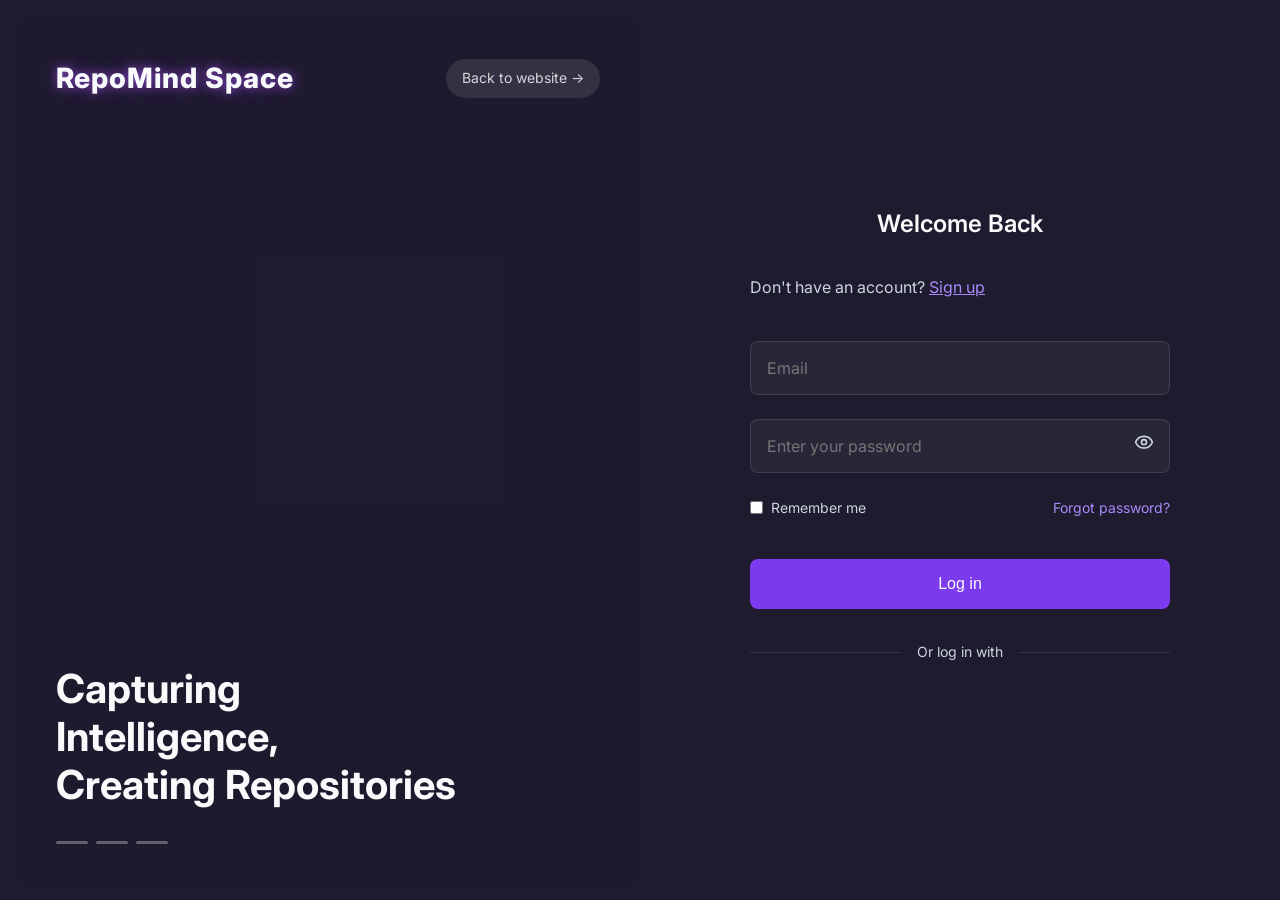
<file: pages/mfa-verify.html>
<!DOCTYPE html>
<html lang="en">
<head>
    <meta charset="UTF-8">
    <meta name="viewport" content="width=device-width, initial-scale=1.0">
    <title>Two-Factor Authentication - RepoMind Space</title>
    <meta name="description" content="Verify your identity with two-factor authentication to access RepoMind Space.">
    <link href="https://fonts.googleapis.com/css2?family=Inter:wght@400;500;600;700&display=swap" rel="stylesheet">
    <link rel="stylesheet" href="../css/style.css">
    <script src="../js/config.js"></script>
    <script src="../js/theme.js"></script>
    <style>
        body {
            min-height: 100vh;
            display: flex;
            align-items: center;
            justify-content: center;
            padding: 2rem;
        }

        .mfa-card {
            background: var(--glass-bg);
            backdrop-filter: blur(20px);
            border: 1px solid var(--glass-border);
            border-radius: 20px;
            padding: 3rem;
            width: 100%;
            max-width: 440px;
            box-shadow: 0 20px 60px rgba(0, 0, 0, 0.4);
        }

        .mfa-icon {
            width: 64px;
            height: 64px;
            background: linear-gradient(135deg, rgba(99, 102, 241, 0.2), rgba(168, 85, 247, 0.2));
            border: 1px solid rgba(168, 85, 247, 0.4);
            border-radius: 16px;
            display: flex;
            align-items: center;
            justify-content: center;
            margin: 0 auto 1.5rem;
        }

        .code-inputs {
            display: flex;
            gap: 0.75rem;
            justify-content: center;
            margin: 2rem 0;
        }

        .code-digit {
            width: 52px;
            height: 60px;
            text-align: center;
            font-size: 1.5rem;
            font-weight: 700;
            font-family: 'Inter', monospace;
            background: var(--bg-dark);
            border: 2px solid var(--glass-border);
            border-radius: 10px;
            color: var(--text-main);
            transition: border-color 0.2s ease, box-shadow 0.2s ease;
            caret-color: var(--primary-color);
        }

        .code-digit:focus {
            outline: none;
            border-color: var(--primary-color);
            box-shadow: 0 0 0 3px rgba(168, 85, 247, 0.2);
        }

        .code-digit.filled {
            border-color: rgba(168, 85, 247, 0.5);
        }

        .error-msg {
            color: #ef4444;
            font-size: 0.875rem;
            text-align: center;
            margin-bottom: 1rem;
            display: none;
            padding: 0.75rem 1rem;
            background: rgba(239, 68, 68, 0.1);
            border-radius: 8px;
            border: 1px solid rgba(239, 68, 68, 0.2);
        }

        .back-link {
            display: flex;
            align-items: center;
            gap: 0.5rem;
            color: var(--text-muted);
            text-decoration: none;
            font-size: 0.9rem;
            margin-top: 1.5rem;
            justify-content: center;
            transition: color 0.2s;
        }

        .back-link:hover {
            color: var(--text-main);
        }
    </style>
</head>
<body>
    <div class="mfa-card">
        <div class="mfa-icon">
            <svg width="28" height="28" viewBox="0 0 24 24" fill="none" stroke="#a855f7" stroke-width="2" stroke-linecap="round" stroke-linejoin="round">
                <rect x="5" y="11" width="14" height="10" rx="2" ry="2"></rect>
                <path d="M8 11V7a4 4 0 0 1 8 0v4"></path>
                <circle cx="12" cy="16" r="1"></circle>
            </svg>
        </div>

        <h1 style="text-align: center; font-size: 1.75rem; font-weight: 700; color: var(--text-main); margin-bottom: 0.5rem;">
            Two-Factor Authentication
        </h1>
        <p style="text-align: center; color: var(--text-muted); font-size: 0.95rem; line-height: 1.6; margin-bottom: 0.5rem;">
            Open your authenticator app and enter the 6-digit code for <strong style="color: var(--text-main);">RepoMind Space</strong>.
        </p>

        <div class="code-inputs">
            <input type="text" class="code-digit" id="d0" maxlength="1" inputmode="numeric" pattern="[0-9]" autocomplete="one-time-code">
            <input type="text" class="code-digit" id="d1" maxlength="1" inputmode="numeric" pattern="[0-9]">
            <input type="text" class="code-digit" id="d2" maxlength="1" inputmode="numeric" pattern="[0-9]">
            <input type="text" class="code-digit" id="d3" maxlength="1" inputmode="numeric" pattern="[0-9]">
            <input type="text" class="code-digit" id="d4" maxlength="1" inputmode="numeric" pattern="[0-9]">
            <input type="text" class="code-digit" id="d5" maxlength="1" inputmode="numeric" pattern="[0-9]">
        </div>

        <div id="mfaError" class="error-msg"></div>

        <button id="verifyBtn" class="btn btn-primary" style="width: 100%; padding: 0.875rem; font-size: 1rem;" disabled>
            Verify Code
        </button>

        <a href="login.html" class="back-link" id="backToLogin" onclick="sessionStorage.removeItem('mfa_pre_token')">
            <svg width="16" height="16" viewBox="0 0 24 24" fill="none" stroke="currentColor" stroke-width="2">
                <path d="M19 12H5M5 12l7 7M5 12l7-7"></path>
            </svg>
            Back to login
        </a>
    </div>

    <script>
        const API_AUTH_URL = `${API_BASE}/api/auth`;
        const digits = Array.from(document.querySelectorAll('.code-digit'));
        const verifyBtn = document.getElementById('verifyBtn');
        const errorDiv = document.getElementById('mfaError');

        // Redirect to login if no pre-token present
        const preToken = sessionStorage.getItem('mfa_pre_token');
        if (!preToken) {
            window.location.href = 'login.html';
        }

        function getCode() {
            return digits.map(d => d.value).join('');
        }

        function updateBtn() {
            const code = getCode();
            verifyBtn.disabled = code.length !== 6 || !/^\d{6}$/.test(code);
        }

        // Auto-advance on digit input, support paste, backspace
        digits.forEach((input, i) => {
            input.addEventListener('input', (e) => {
                // Handle paste of full code into first input
                const val = e.target.value;
                if (val.length > 1) {
                    const cleaned = val.replace(/\D/g, '').slice(0, 6);
                    cleaned.split('').forEach((ch, j) => {
                        if (digits[j]) {
                            digits[j].value = ch;
                            digits[j].classList.add('filled');
                        }
                    });
                    const next = Math.min(cleaned.length, 5);
                    digits[next].focus();
                    updateBtn();
                    return;
                }
                if (val && /\d/.test(val)) {
                    input.classList.add('filled');
                    if (i < 5) digits[i + 1].focus();
                } else {
                    input.value = '';
                    input.classList.remove('filled');
                }
                updateBtn();
            });

            input.addEventListener('keydown', (e) => {
                if (e.key === 'Backspace') {
                    if (input.value === '' && i > 0) {
                        digits[i - 1].value = '';
                        digits[i - 1].classList.remove('filled');
                        digits[i - 1].focus();
                    } else {
                        input.value = '';
                        input.classList.remove('filled');
                    }
                    updateBtn();
                }
                if (e.key === 'Enter' && !verifyBtn.disabled) {
                    verifyBtn.click();
                }
            });

            // Prevent non-digit chars
            input.addEventListener('keypress', (e) => {
                if (!/\d/.test(e.key)) e.preventDefault();
            });
        });

        digits[0].focus();

        verifyBtn.addEventListener('click', async () => {
            const code = getCode();
            const preToken = sessionStorage.getItem('mfa_pre_token');

            if (!preToken) {
                window.location.href = 'login.html';
                return;
            }

            verifyBtn.innerText = 'Verifying...';
            verifyBtn.disabled = true;
            errorDiv.style.display = 'none';

            try {
                const res = await fetch(`${API_BASE}/mfa/verify`, {
                    method: 'POST',
                    headers: { 'Content-Type': 'application/json' },
                    body: JSON.stringify({ pre_token: preToken, code })
                });

                const data = await res.json();

                if (res.ok) {
                    sessionStorage.removeItem('mfa_pre_token');
                    localStorage.setItem('token', data.token);
                    if (data.user && data.user.onboarding_completed === false) {
                        window.location.href = 'onboarding.html';
                    } else {
                        window.location.href = 'dashboard.html';
                    }
                } else {
                    errorDiv.textContent = data.error || 'Invalid code. Please try again.';
                    errorDiv.style.display = 'block';
                    // Clear inputs and re-focus
                    digits.forEach(d => { d.value = ''; d.classList.remove('filled'); });
                    digits[0].focus();
                    verifyBtn.innerText = 'Verify Code';
                    updateBtn();
                }
            } catch (err) {
                errorDiv.textContent = 'Network error. Please try again.';
                errorDiv.style.display = 'block';
                verifyBtn.innerText = 'Verify Code';
                updateBtn();
            }
        });
    </script>
</body>
</html>
</file>
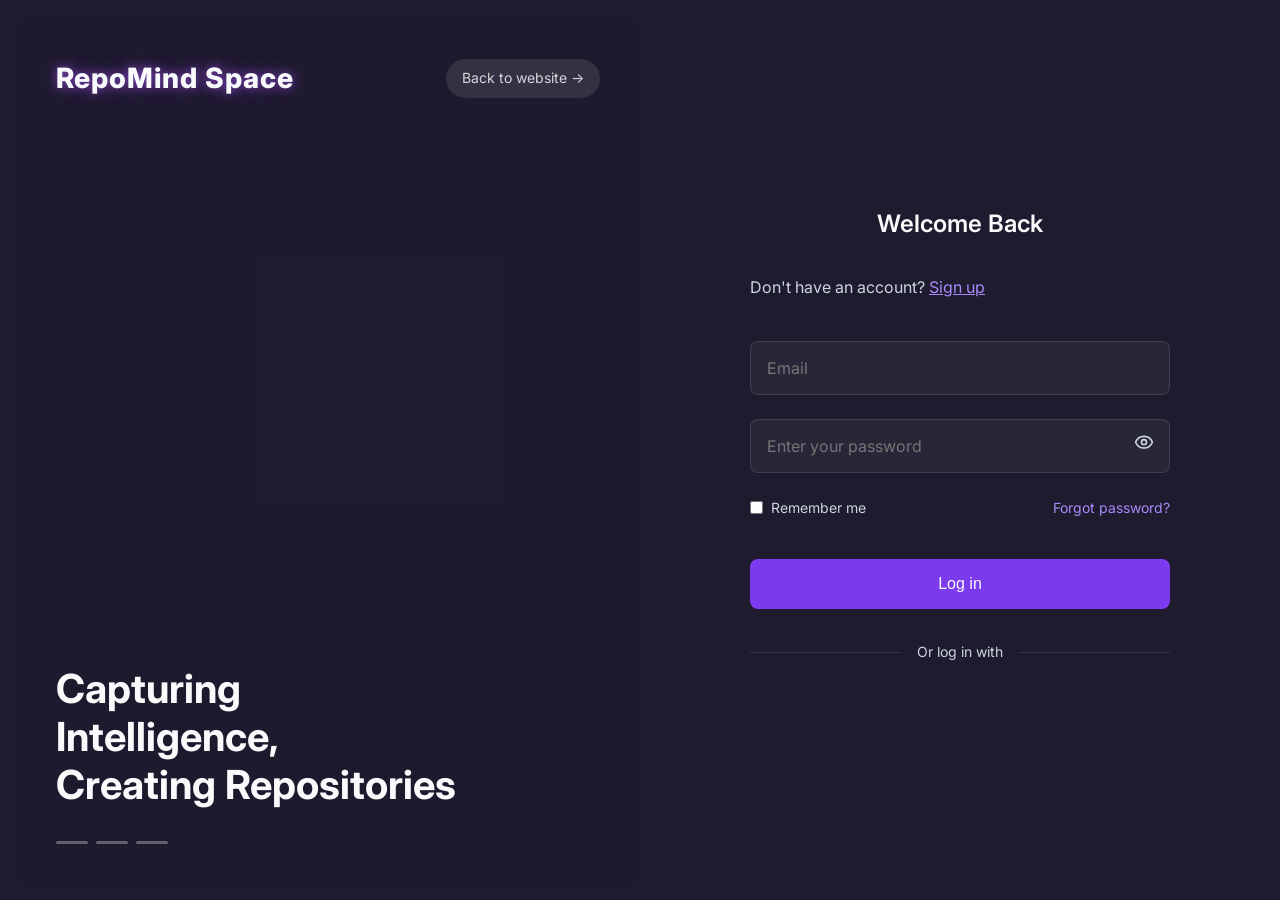
<file: pages/onboarding.html>
<!DOCTYPE html>
<html lang="en">
<head>
    <meta charset="UTF-8">
    <meta name="viewport" content="width=device-width, initial-scale=1.0">
    <title>Welcome - RepoMind Space</title>
    <link href="https://fonts.googleapis.com/css2?family=Inter:wght@400;500;600;700&display=swap" rel="stylesheet">
    <link rel="stylesheet" href="../css/style.css">
    <script src="../js/config.js"></script>
    <script src="../js/theme.js"></script>
    <style>
        body { display: flex; align-items: center; justify-content: center; min-height: 100vh; padding: 2rem; }
        .onboarding-card {
            background: var(--glass-bg);
            backdrop-filter: blur(20px);
            border: 1px solid var(--glass-border);
            border-radius: 24px;
            padding: 3rem;
            width: 100%;
            max-width: 520px;
            box-shadow: 0 20px 60px rgba(0,0,0,0.4);
        }
        .pic-option {
            display: flex;
            align-items: center;
            gap: 1rem;
            padding: 1rem 1.25rem;
            border-radius: 12px;
            border: 2px solid var(--glass-border);
            cursor: pointer;
            transition: all 0.2s;
            background: var(--bg-dark);
            margin-bottom: 0.75rem;
        }
        .pic-option:hover { border-color: rgba(168,85,247,0.5); background: rgba(168,85,247,0.05); }
        .pic-option.selected { border-color: #a855f7; background: rgba(168,85,247,0.1); }
        .pic-option input[type=radio] { display: none; }
    </style>
    <link rel="stylesheet" href="../css/responsive.css">
</head>
<body>
    <div class="onboarding-card">
        <div style="text-align: center; margin-bottom: 2rem;">
            <div class="auth-brand" style="margin-bottom: 0.75rem;">RepoMind Space</div>
            <h2 style="font-size: 1.75rem; font-weight: 700; color: var(--text-main); margin-bottom: 0.5rem;">Welcome! Let's set up your profile</h2>
            <p style="color: var(--text-muted); font-size: 0.95rem;">Just a few quick steps to personalise your experience.</p>
        </div>

        <form id="onboardingForm">
            <div style="display: grid; grid-template-columns: 1fr 1fr; gap: 1rem; margin-bottom: 1.25rem;">
                <div>
                    <label style="display: block; font-weight: 500; font-size: 0.9rem; color: var(--text-main); margin-bottom: 0.5rem;">First Name</label>
                    <input type="text" id="firstName" class="form-control" required>
                </div>
                <div>
                    <label style="display: block; font-weight: 500; font-size: 0.9rem; color: var(--text-main); margin-bottom: 0.5rem;">Last Name</label>
                    <input type="text" id="lastName" class="form-control" required>
                </div>
            </div>
            <div style="margin-bottom: 1.25rem;">
                <label style="display: block; font-weight: 500; font-size: 0.9rem; color: var(--text-main); margin-bottom: 0.5rem;">Email <span style="color: var(--text-muted); font-size: 0.8rem;">(read-only)</span></label>
                <input type="email" id="email" class="form-control" disabled style="background: var(--alpha-5); color: var(--text-muted); cursor: not-allowed;">
            </div>

            <!-- Google Profile Pic Section (shown only for Google accounts) -->
            <div id="picSection" style="display: none; margin-bottom: 1.5rem;">
                <label style="display: block; font-weight: 500; font-size: 0.9rem; color: var(--text-main); margin-bottom: 1rem;">
                    Profile Photo
                </label>
                <div style="display: flex; align-items: center; gap: 1.5rem; padding: 1.25rem; background: rgba(168,85,247,0.06); border: 1px solid rgba(168,85,247,0.2); border-radius: 12px; margin-bottom: 1rem;">
                    <img id="googlePicPreview" src="" alt="Your Google profile picture" style="width: 64px; height: 64px; border-radius: 50%; object-fit: cover; border: 2px solid rgba(168,85,247,0.4);">
                    <div>
                        <p style="color: var(--text-main); font-weight: 500; margin: 0 0 0.25rem;">Use your Google profile photo?</p>
                        <p style="color: var(--text-muted); font-size: 0.85rem; margin: 0;">We found your Google account picture.</p>
                    </div>
                </div>
                <label class="pic-option" id="optYes">
                    <input type="radio" name="usePic" value="yes" checked>
                    <svg width="20" height="20" viewBox="0 0 24 24" fill="none" stroke="#22c55e" stroke-width="2"><polyline points="20 6 9 17 4 12"></polyline></svg>
                    <span style="font-weight: 500; color: var(--text-main);">Yes, use my Google photo</span>
                </label>
                <label class="pic-option" id="optNo">
                    <input type="radio" name="usePic" value="no">
                    <svg width="20" height="20" viewBox="0 0 24 24" fill="none" stroke="#ef4444" stroke-width="2"><line x1="18" y1="6" x2="6" y2="18"></line><line x1="6" y1="6" x2="18" y2="18"></line></svg>
                    <span style="font-weight: 500; color: var(--text-main);">No, skip for now</span>
                </label>
            </div>

            <div id="onboardingError" style="color: #ef4444; font-size: 0.875rem; margin-bottom: 1rem; display: none; padding: 0.75rem; background: rgba(239,68,68,0.1); border-radius: 8px;"></div>
            <button type="submit" class="btn btn-primary" style="width: 100%; padding: 0.875rem; font-size: 1rem;">Complete Setup &rarr;</button>
        </form>
    </div>

    <script>
        const API_AUTH_URL = `${API_BASE}/api/auth`;
        let googlePicUrl = null;

        document.addEventListener('DOMContentLoaded', async () => {
            const token = localStorage.getItem('token');
            if (!token) { window.location.href = 'login.html'; return; }

            try {
                const res = await fetch(`${API_AUTH_URL}/me`, { headers: { 'Authorization': `Bearer ${token}` } });
                const data = await res.json();
                if (data.error) throw new Error(data.error);

                document.getElementById('firstName').value = data.first_name || '';
                document.getElementById('lastName').value = data.last_name || '';
                document.getElementById('email').value = data.email || '';

                // Show Google profile pic option if they have one
                if (data.profile_picture && (data.auth_provider === 'google' || data.auth_provider === 'both')) {
                    googlePicUrl = data.profile_picture;
                    document.getElementById('googlePicPreview').src = googlePicUrl;
                    document.getElementById('picSection').style.display = 'block';
                }
            } catch (err) {
                console.error('Failed to load profile:', err);
            }

            // Radio button styling
            document.querySelectorAll('input[name=usePic]').forEach(radio => {
                radio.addEventListener('change', () => {
                    document.getElementById('optYes').classList.toggle('selected', document.querySelector('[value=yes]').checked);
                    document.getElementById('optNo').classList.toggle('selected', document.querySelector('[value=no]').checked);
                });
            });
            document.getElementById('optYes').classList.add('selected');

            document.getElementById('onboardingForm').addEventListener('submit', async (e) => {
                e.preventDefault();
                const firstName = document.getElementById('firstName').value.trim();
                const lastName = document.getElementById('lastName').value.trim();
                const errorDiv = document.getElementById('onboardingError');
                const btn = e.target.querySelector('button[type=submit]');
                errorDiv.style.display = 'none';

                const keepPic = document.querySelector('input[name=usePic]:checked')?.value === 'yes';

                const payload = {
                    first_name: firstName,
                    last_name: lastName,
                    onboarding_completed: true
                };

                // If user said No to Google pic, clear it
                if (googlePicUrl && !keepPic) {
                    payload.profile_picture = '';
                }

                btn.innerText = 'Setting up...';
                btn.disabled = true;

                try {
                    const res = await fetch(`${API_AUTH_URL}/profile`, {
                        method: 'PUT',
                        headers: { 'Content-Type': 'application/json', 'Authorization': `Bearer ${localStorage.getItem('token')}` },
                        body: JSON.stringify(payload)
                    });
                    const resData = await res.json();
                    if (!res.ok) throw new Error(resData.error || 'Failed to update profile');
                    window.location.href = 'dashboard.html';
                } catch (err) {
                    errorDiv.textContent = err.message;
                    errorDiv.style.display = 'block';
                    btn.innerText = 'Complete Setup →';
                    btn.disabled = false;
                }
            });
        });
    </script>
</body>
</html>
</file>
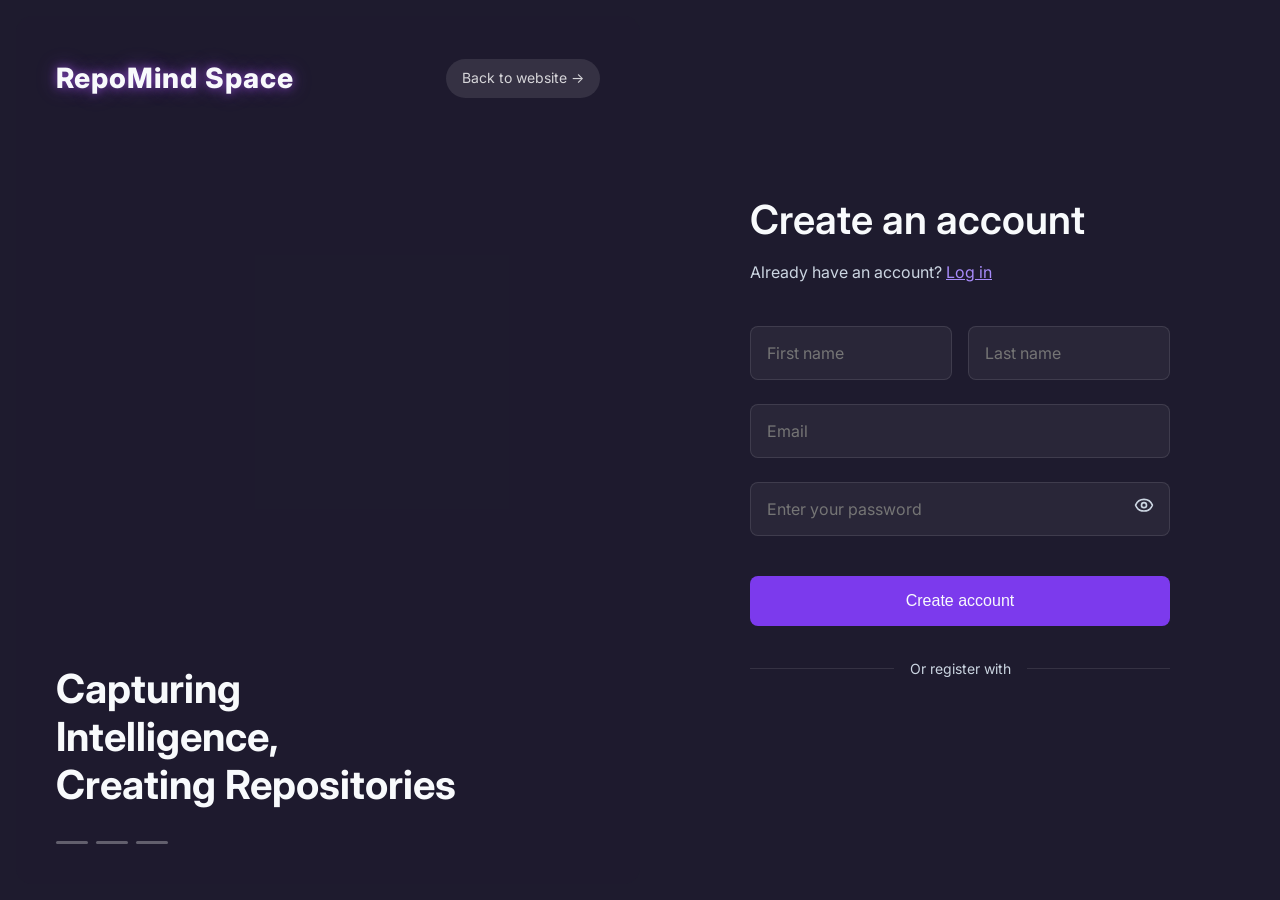
<file: pages/register.html>
<!DOCTYPE html>
<html lang="en">

<head>
    <meta charset="UTF-8">
    <meta name="viewport" content="width=device-width, initial-scale=1.0">
    <title>Create an Account - RepoMind Space</title>
    <link href="https://fonts.googleapis.com/css2?family=Inter:wght@400;500;600;700&display=swap" rel="stylesheet">
    <link rel="stylesheet" href="../css/style.css">
    <script src="../js/config.js"></script>
    <script src="https://accounts.google.com/gsi/client" async defer></script>
    <script>
        function handleGoogleResponse(response) {
            fetch(`${API_BASE}/api/auth/google`, {
                method: 'POST',
                headers: { 'Content-Type': 'application/json' },
                body: JSON.stringify({ credential: response.credential })
            })
                .then(res => res.json())
                .then(data => {
                    // 4.4 MFA check
                    if (data.mfa_required && data.pre_token) {
                        sessionStorage.setItem('mfa_pre_token', data.pre_token);
                        window.location.href = 'mfa-verify.html';
                        return;
                    }
                    if (data.token) {
                        localStorage.setItem('token', data.token);
                        if (data.user && data.user.onboarding_completed === false) {
                            window.location.href = 'onboarding.html';
                        } else {
                            window.location.href = 'dashboard.html';
                        }
                    } else {
                        alert(data.error || 'Google login failed');
                    }
                })
                .catch(err => {
                    console.error('Error during Google Auth:', err);
                    alert('Failed to connect to backend server.');
                });
        }
    </script>
    <link rel="stylesheet" href="../css/responsive.css">
</head>

<body style="padding: 0; background-color: #1e1b2e;">
    <div class="auth-split">
        <div class="auth-split-left">
            <div class="auth-header">
                <div>
                    <div class="auth-brand">RepoMind Space</div>
                </div>
                <a href="../index.html" class="auth-back">Back to website &rarr;</a>
            </div>
            <div class="auth-hero-text">
                <h1>Capturing Intelligence,<br>Creating Repositories</h1>
                <div class="carousel-indicators" style="display: flex; gap: 0.5rem; margin-top: 1rem;">
                    <div class="indicator active"></div>
                    <div class="indicator"></div>
                    <div class="indicator"></div>
                </div>
            </div>
        </div>
        <div class="auth-split-right">
            <div class="auth-form-wrapper">
                <h2>Create an account</h2>
                <p class="auth-subtitle">Already have an account? <a href="login.html"
                        style="color: #a78bfa; text-decoration: underline;">Log in</a></p>

                <form id="registerForm">
                    <div style="display: flex; gap: 1rem; margin-bottom: 1.5rem;">
                        <input type="text" id="firstName" class="form-control" required placeholder="First name">
                        <input type="text" id="lastName" class="form-control" required placeholder="Last name">
                    </div>
                    <div class="form-group">
                        <input type="email" id="email" class="form-control" required placeholder="Email">
                    </div>
                    <div class="form-group" style="position: relative;">
                        <input type="password" id="password" class="form-control" required
                            placeholder="Enter your password" style="padding-right: 2.5rem;">
                        <span id="togglePassword" style="position: absolute; right: 1rem; top: 50%; transform: translateY(-50%); cursor: pointer; color: var(--text-muted);">
                            <svg xmlns="http://www.w3.org/2000/svg" width="20" height="20" viewBox="0 0 24 24" fill="none" stroke="currentColor" stroke-width="2" stroke-linecap="round" stroke-linejoin="round" class="lucide lucide-eye"><path d="M2.062 12.348a1 1 0 0 1 0-.696 10.75 10.75 0 0 1 19.876 0 1 1 0 0 1 0 .696 10.75 10.75 0 0 1-19.876 0"/><circle cx="12" cy="12" r="3"/></svg>
                        </span>
                    </div>
                    <div id="registerError" style="color: #ef4444; font-size: 0.875rem; margin-bottom: 1rem; display: none;"></div>
                    <button type="submit" class="btn btn-primary">Create account</button>
                </form>

                <script>
                    document.addEventListener('DOMContentLoaded', () => {
                        const togglePassword = document.getElementById('togglePassword');
                        const password = document.getElementById('password');
                        if (togglePassword && password) {
                            togglePassword.addEventListener('click', function () {
                                const type = password.getAttribute('type') === 'password' ? 'text' : 'password';
                                password.setAttribute('type', type);
                            });
                        }
                    });
                </script>

                <div class="divider">Or register with</div>
                <div class="social-login" style="justify-content: center;">
                    <div id="g_id_onload"
                        data-client_id="505400354622-p4tnhsrpbkkdvdb6g4vs1sa85gon3q4v.apps.googleusercontent.com"
                        data-context="signin" data-ux_mode="popup" data-callback="handleGoogleResponse"
                        data-auto_prompt="false">
                    </div>
                    <div class="g_id_signin" data-type="standard" data-shape="rectangular" data-theme="filled_black"
                        data-text="signup_with" data-size="large" data-logo_alignment="left" style="width: 100%;">
                    </div>
                </div>
            </div>
        </div>
    </div>
    <script src="../js/auth.js"></script>
</body>

</html>
</file>
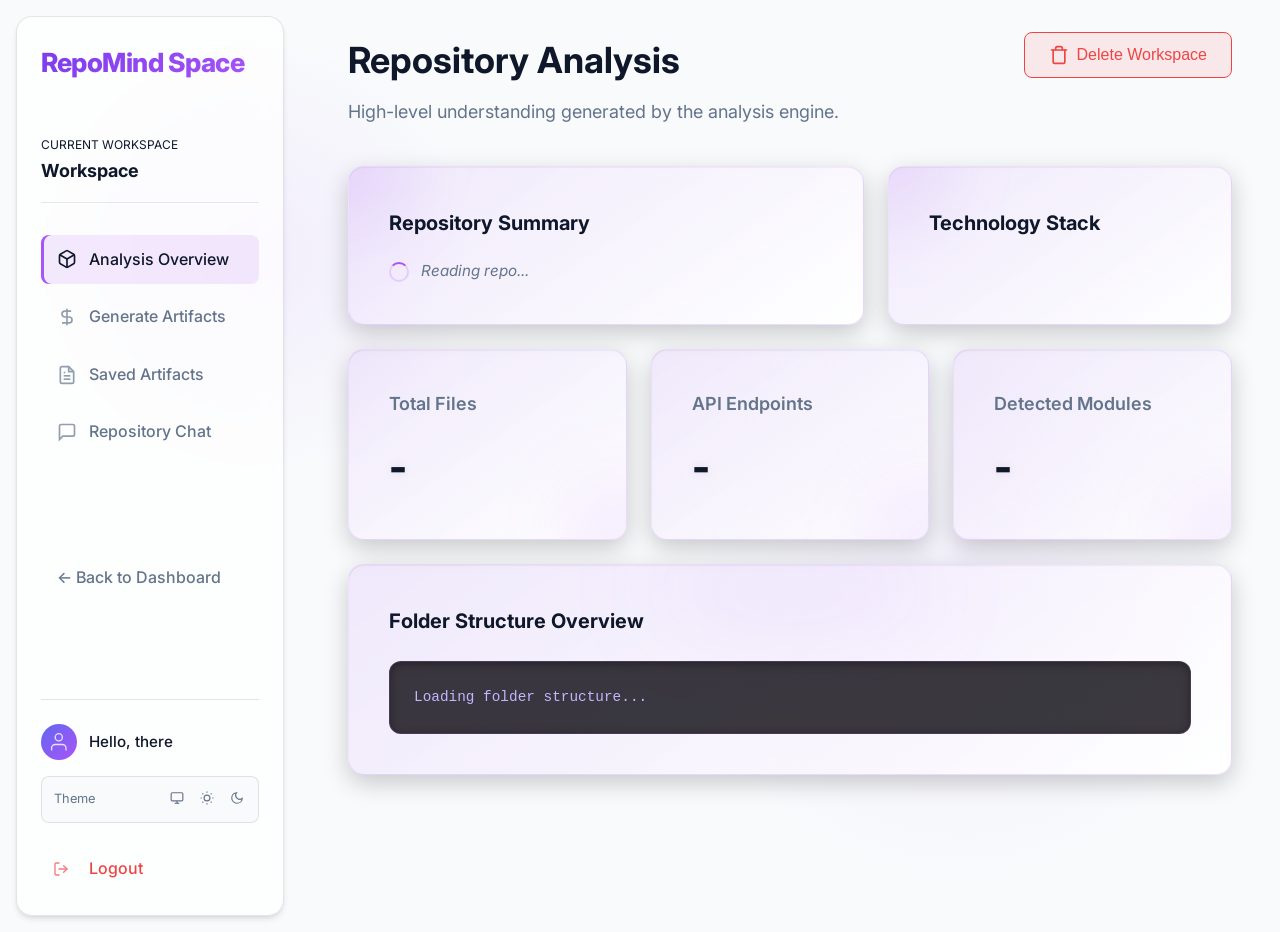
<file: pages/workspace-detail.html>
<!DOCTYPE html>
<html lang="en">

<head>
    <meta charset="UTF-8">
    <meta name="viewport" content="width=device-width, initial-scale=1.0">
    <title>Workspace Detail - RepoMind Space</title>
    <link href="https://fonts.googleapis.com/css2?family=Inter:wght@400;500;600;700&display=swap" rel="stylesheet">
    <link rel="stylesheet" href="../css/style.css">
    <script src="../js/config.js"></script>
    <script src="../js/theme.js"></script>
    <style>
        @keyframes spin {
            0% { transform: rotate(0deg); }
            100% { transform: rotate(360deg); }
        }
    </style>
    <link rel="stylesheet" href="../css/responsive.css">
</head>

<body>
    <div class="app-layout">
        <!-- Sidebar -->
        <!-- Sidebar -->
        <aside class="sidebar glass-panel"
            style="margin: 1rem; padding: 1.5rem; display: flex; flex-direction: column;">
            <div class="mb-5">
                <a href="dashboard.html" class="navbar-brand" style="display: block;">RepoMind Space</a>
            </div>
            <div class="mb-4" style="padding-bottom: 1rem; border-bottom: 1px solid var(--border-color);">
                <span class="text-muted" style="font-size: 0.75rem; text-transform: uppercase;">Current Workspace</span>
                <h3 style="font-size: 1.125rem;" id="workspaceNameHeader">Workspace Name</h3>
            </div>
            <nav class="sidebar-nav" style="margin-top: 0;">
                <a href="workspace-detail.html" class="sidebar-link active">
                    <svg viewBox="0 0 24 24" fill="none" stroke="currentColor" stroke-width="2">
                        <path
                            d="M21 16V8a2 2 0 0 0-1-1.73l-7-4a2 2 0 0 0-2 0l-7 4A2 2 0 0 0 3 8v8a2 2 0 0 0 1 1.73l7 4a2 2 0 0 0 2 0l7-4A2 2 0 0 0 21 16z">
                        </path>
                        <polyline points="3.27 6.96 12 12.01 20.73 6.96"></polyline>
                        <line x1="12" y1="22.08" x2="12" y2="12"></line>
                    </svg>
                    Analysis Overview
                </a>
                <a href="generate-artifact.html" class="sidebar-link">
                    <svg viewBox="0 0 24 24" fill="none" stroke="currentColor" stroke-width="2">
                        <path d="M12 2v20M17 5H9.5a3.5 3.5 0 0 0 0 7h5a3.5 3.5 0 0 1 0 7H6"></path>
                    </svg>
                    Generate Artifacts
                </a>
                <a href="artifacts.html" class="sidebar-link">
                    <svg viewBox="0 0 24 24" fill="none" stroke="currentColor" stroke-width="2">
                        <path d="M14 2H6a2 2 0 0 0-2 2v16a2 2 0 0 0 2 2h12a2 2 0 0 0 2-2V8z"></path>
                        <polyline points="14 2 14 8 20 8"></polyline>
                        <line x1="16" y1="13" x2="8" y2="13"></line>
                        <line x1="16" y1="17" x2="8" y2="17"></line>
                        <polyline points="10 9 9 9 8 9"></polyline>
                    </svg>
                    Saved Artifacts
                </a>
                <a href="repository-chat.html" class="sidebar-link">
                    <svg viewBox="0 0 24 24" fill="none" stroke="currentColor" stroke-width="2">
                        <path d="M21 15a2 2 0 0 1-2 2H7l-4 4V5a2 2 0 0 1 2-2h14a2 2 0 0 1 2 2z"></path>
                    </svg>
                    Repository Chat
                </a>
            </nav>
            <nav class="sidebar-nav" style="margin-top: auto;">
                <a href="dashboard.html" class="sidebar-link">← Back to Dashboard</a>
            </nav>
            <!-- User Profile Area (Unified) -->
            <div style="margin-top: auto; padding-top: 1.5rem; border-top: 1px solid var(--glass-border); display: flex; flex-direction: column; gap: 1rem;">
                <a href="profile.html" style="display: flex; align-items: center; gap: 0.75rem; text-decoration: none; color: var(--text-main);">
                    <div id="sidebar-avatar" style="width: 36px; height: 36px; border-radius: 50%; background: linear-gradient(135deg, #6366f1, #a855f7); display: flex; align-items: center; justify-content: center; color: white; font-weight: 600; font-size: 0.9rem; overflow: hidden; flex-shrink: 0;"><svg xmlns="http://www.w3.org/2000/svg" viewBox="0 0 24 24" fill="none" stroke="currentColor" stroke-width="1.5" stroke-linecap="round" stroke-linejoin="round" style="width:60%;height:60%;color:rgba(255,255,255,0.8);"><path d="M20 21v-2a4 4 0 0 0-4-4H8a4 4 0 0 0-4 4v2"/><circle cx="12" cy="7" r="4"/></svg></div>
                    <div id="sidebar-greeting" style="font-size: 0.95rem; font-weight: 500;">Hello, there</div>
                </a>
                
                <!-- Theme Switcher Pop-out -->
                <div class="theme-switcher-container" style="background: var(--bg-dark); border: 1px solid var(--glass-border); border-radius: 8px; padding: 0.5rem; display: flex; justify-content: space-between; align-items: center;">
                    <span style="font-size: 0.8rem; color: var(--text-muted); padding-left: 0.25rem;">Theme</span>
                    <div style="display: flex; gap: 0.25rem;">
                        <button onclick="setThemeMode('system')" title="System Theme" class="theme-btn" data-theme-btn="system" style="background: transparent; border: none; color: var(--text-muted); cursor: pointer; padding: 6px; border-radius: 6px;"><svg viewBox="0 0 24 24" fill="none" stroke="currentColor" stroke-width="2" style="width: 14px; height: 14px;"><rect x="2" y="3" width="20" height="14" rx="2" ry="2"></rect><line x1="8" y1="21" x2="16" y2="21"></line><line x1="12" y1="17" x2="12" y2="21"></line></svg></button>
                        <button onclick="setThemeMode('light')" title="Light Theme" class="theme-btn" data-theme-btn="light" style="background: transparent; border: none; color: var(--text-muted); cursor: pointer; padding: 6px; border-radius: 6px;"><svg viewBox="0 0 24 24" fill="none" stroke="currentColor" stroke-width="2" style="width: 14px; height: 14px;"><circle cx="12" cy="12" r="5"></circle><line x1="12" y1="1" x2="12" y2="3"></line><line x1="12" y1="21" x2="12" y2="23"></line><line x1="4.22" y1="4.22" x2="5.64" y2="5.64"></line><line x1="18.36" y1="18.36" x2="19.78" y2="19.78"></line><line x1="1" y1="12" x2="3" y2="12"></line><line x1="21" y1="12" x2="23" y2="12"></line><line x1="4.22" y1="19.78" x2="5.64" y2="18.36"></line><line x1="18.36" y1="5.64" x2="19.78" y2="4.22"></line></svg></button>
                        <button onclick="setThemeMode('dark')" title="Dark Theme" class="theme-btn" data-theme-btn="dark" style="background: transparent; border: none; color: var(--text-muted); cursor: pointer; padding: 6px; border-radius: 6px;"><svg viewBox="0 0 24 24" fill="none" stroke="currentColor" stroke-width="2" style="width: 14px; height: 14px;"><path d="M21 12.79A9 9 0 1 1 11.21 3 7 7 0 0 0 21 12.79z"></path></svg></button>
                    </div>
                </div>

                <a href="#" class="sidebar-link" id="logoutBtn" style="color: #ef4444; margin-top: 0.5rem; padding: 0.5rem 0.75rem;">
                    <svg viewBox="0 0 24 24" fill="none" stroke="currentColor" stroke-width="2" stroke-linecap="round" stroke-linejoin="round" style="width: 1rem; height: 1rem; margin-right: 0.5rem;"><path d="M9 21H5a2 2 0 0 1-2-2V5a2 2 0 0 1 2-2h4"></path><polyline points="16 17 21 12 16 7"></polyline><line x1="21" y1="12" x2="9" y2="12"></line></svg>
                    Logout
                </a>
            </div>
        </aside>

        <!-- Main Content -->
        <main class="main-content" style="padding: 2rem 3rem;">
            <div style="max-width: 1200px; margin: 0;">
                <header style="margin-bottom: 2.5rem; display: flex; justify-content: space-between; align-items: flex-start;">
                    <div>
                        <h1 style="font-size: 2.25rem; font-weight: 700; color: var(--text-main); margin-bottom: 0.5rem;">Repository
                            Analysis</h1>
                        <p style="color: var(--text-muted); font-size: 1.125rem;">High-level understanding generated by the
                            analysis engine.</p>
                    </div>
                    <button id="deleteWorkspaceBtn" class="btn btn-secondary" style="border-color: #ef4444; color: #ef4444; background: rgba(239, 68, 68, 0.1); padding: 0.75rem 1.5rem; display: flex; align-items: center; gap: 0.5rem;">
                        <svg viewBox="0 0 24 24" fill="none" stroke="currentColor" stroke-width="2" stroke-linecap="round" stroke-linejoin="round" style="width: 1.25rem; height: 1.25rem;"><polyline points="3 6 5 6 21 6"></polyline><path d="M19 6v14a2 2 0 0 1-2 2H7a2 2 0 0 1-2-2V6m3 0V4a2 2 0 0 1 2-2h4a2 2 0 0 1 2 2v2"></path></svg>
                        Delete Workspace
                    </button>
                </header>

                <!-- Row 1: Summary and Stack -->
                <div style="display: grid; grid-template-columns: 1.5fr 1fr; gap: 1.5rem; margin-bottom: 1.5rem;">
                    <!-- Repository Summary -->
                    <div style="background: linear-gradient(145deg, rgba(168, 85, 247, 0.1) 0%, var(--glass-hover-bg) 100%); border-radius: 16px; padding: 2.5rem; box-shadow: 0 8px 24px rgba(0,0,0,0.2), inset 0 1px 1px var(--alpha-5); border: 1px solid rgba(168, 85, 247, 0.15); transition: all 0.3s ease; position: relative; overflow: hidden;"
                        onmouseover="this.style.borderColor='rgba(168, 85, 247, 0.4)'; this.style.boxShadow='0 12px 32px rgba(0,0,0,0.3), inset 0 1px 1px var(--alpha-10)'; this.style.transform='translateY(-4px)'"
                        onmouseout="this.style.borderColor='rgba(168, 85, 247, 0.15)'; this.style.boxShadow='0 8px 24px rgba(0,0,0,0.2), inset 0 1px 1px var(--alpha-5)'; this.style.transform='translateY(0)'">
                        <div
                            style="position: absolute; top: -50px; left: -50px; width: 100px; height: 100px; background: rgba(168, 85, 247, 0.15); filter: blur(40px); border-radius: 50%;">
                        </div>
                        <h2
                            style="font-size: 1.25rem; font-weight: 700; color: var(--text-main); margin-bottom: 1.25rem; position: relative; z-index: 1;">
                            Repository Summary</h2>
                        <div id="summaryLoader" style="display: flex; flex-direction: column; align-items: flex-start; gap: 0.75rem; position: relative; z-index: 1;">
                            <div style="display: flex; align-items: center; gap: 0.75rem;">
                                <div class="spinner" style="width: 20px; height: 20px; border: 2px solid rgba(168, 85, 247, 0.2); border-top-color: #a855f7; border-radius: 50%; animation: spin 1s linear infinite;"></div>
                                <span id="loaderText" style="color: var(--text-muted); font-size: 0.95rem; font-style: italic;">Reading repo...</span>
                            </div>
                        </div>
                        <p style="color: var(--text-muted); font-size: 1.05rem; line-height: 1.7; position: relative; z-index: 1; display: none;" id="summaryText">
                            -
                        </p>
                    </div>

                    <!-- Technology Stack -->
                    <div style="background: linear-gradient(145deg, rgba(168, 85, 247, 0.1) 0%, var(--glass-hover-bg) 100%); border-radius: 16px; padding: 2.5rem; box-shadow: 0 8px 24px rgba(0,0,0,0.2), inset 0 1px 1px var(--alpha-5); border: 1px solid rgba(168, 85, 247, 0.15); transition: all 0.3s ease; position: relative; overflow: hidden;"
                        onmouseover="this.style.borderColor='rgba(168, 85, 247, 0.4)'; this.style.boxShadow='0 12px 32px rgba(0,0,0,0.3), inset 0 1px 1px var(--alpha-10)'; this.style.transform='translateY(-4px)'"
                        onmouseout="this.style.borderColor='rgba(168, 85, 247, 0.15)'; this.style.boxShadow='0 8px 24px rgba(0,0,0,0.2), inset 0 1px 1px var(--alpha-5)'; this.style.transform='translateY(0)'">
                        <div
                            style="position: absolute; top: -50px; left: -50px; width: 100px; height: 100px; background: rgba(168, 85, 247, 0.15); filter: blur(40px); border-radius: 50%;">
                        </div>
                        <h2
                            style="font-size: 1.25rem; font-weight: 700; color: var(--text-main); margin-bottom: 1.25rem; position: relative; z-index: 1;">
                            Technology Stack</h2>
                        <!-- Stack items can be injected here -->
                    </div>
                </div>

                <!-- Row 2: Metrics -->
                <div style="display: grid; grid-template-columns: repeat(3, 1fr); gap: 1.5rem; margin-bottom: 1.5rem;">
                    <!-- Total Files -->
                    <div style="background: linear-gradient(145deg, rgba(168, 85, 247, 0.1) 0%, var(--glass-hover-bg) 100%); border-radius: 16px; padding: 2.5rem; box-shadow: 0 8px 24px rgba(0,0,0,0.2), inset 0 1px 1px var(--alpha-5); border: 1px solid rgba(168, 85, 247, 0.15); transition: all 0.3s ease; position: relative; overflow: hidden;"
                        onmouseover="this.style.borderColor='rgba(168, 85, 247, 0.4)'; this.style.boxShadow='0 12px 32px rgba(0,0,0,0.3), inset 0 1px 1px var(--alpha-10)'; this.style.transform='translateY(-4px)'"
                        onmouseout="this.style.borderColor='rgba(168, 85, 247, 0.15)'; this.style.boxShadow='0 8px 24px rgba(0,0,0,0.2), inset 0 1px 1px var(--alpha-5)'; this.style.transform='translateY(0)'">
                        <div
                            style="position: absolute; bottom: -50px; right: -50px; width: 100px; height: 100px; background: rgba(168, 85, 247, 0.15); filter: blur(40px); border-radius: 50%;">
                        </div>
                        <h3
                            style="font-size: 1.125rem; font-weight: 600; color: var(--text-muted); margin-bottom: 1rem; position: relative; z-index: 1;">
                            Total Files</h3>
                        <div id="metricTotalFiles"
                            style="font-size: 2.5rem; font-weight: 800; color: var(--text-main); position: relative; z-index: 1; text-shadow: 0 0 10px var(--alpha-10);">
                            -</div>
                    </div>

                    <!-- API Endpoints -->
                    <div style="background: linear-gradient(145deg, rgba(168, 85, 247, 0.1) 0%, var(--glass-hover-bg) 100%); border-radius: 16px; padding: 2.5rem; box-shadow: 0 8px 24px rgba(0,0,0,0.2), inset 0 1px 1px var(--alpha-5); border: 1px solid rgba(168, 85, 247, 0.15); transition: all 0.3s ease; position: relative; overflow: hidden;"
                        onmouseover="this.style.borderColor='rgba(168, 85, 247, 0.4)'; this.style.boxShadow='0 12px 32px rgba(0,0,0,0.3), inset 0 1px 1px var(--alpha-10)'; this.style.transform='translateY(-4px)'"
                        onmouseout="this.style.borderColor='rgba(168, 85, 247, 0.15)'; this.style.boxShadow='0 8px 24px rgba(0,0,0,0.2), inset 0 1px 1px var(--alpha-5)'; this.style.transform='translateY(0)'">
                        <div
                            style="position: absolute; bottom: -50px; right: -50px; width: 100px; height: 100px; background: rgba(168, 85, 247, 0.15); filter: blur(40px); border-radius: 50%;">
                        </div>
                        <h3
                            style="font-size: 1.125rem; font-weight: 600; color: var(--text-muted); margin-bottom: 1rem; position: relative; z-index: 1;">
                            API Endpoints</h3>
                        <div id="metricApiEndpoints"
                            style="font-size: 2.5rem; font-weight: 800; color: var(--text-main); position: relative; z-index: 1; text-shadow: 0 0 10px var(--alpha-10);">
                            -</div>
                    </div>

                    <!-- Detected Modules -->
                    <div style="background: linear-gradient(145deg, rgba(168, 85, 247, 0.1) 0%, var(--glass-hover-bg) 100%); border-radius: 16px; padding: 2.5rem; box-shadow: 0 8px 24px rgba(0,0,0,0.2), inset 0 1px 1px var(--alpha-5); border: 1px solid rgba(168, 85, 247, 0.15); transition: all 0.3s ease; position: relative; overflow: hidden;"
                        onmouseover="this.style.borderColor='rgba(168, 85, 247, 0.4)'; this.style.boxShadow='0 12px 32px rgba(0,0,0,0.3), inset 0 1px 1px var(--alpha-10)'; this.style.transform='translateY(-4px)'"
                        onmouseout="this.style.borderColor='rgba(168, 85, 247, 0.15)'; this.style.boxShadow='0 8px 24px rgba(0,0,0,0.2), inset 0 1px 1px var(--alpha-5)'; this.style.transform='translateY(0)'">
                        <div
                            style="position: absolute; bottom: -50px; right: -50px; width: 100px; height: 100px; background: rgba(168, 85, 247, 0.15); filter: blur(40px); border-radius: 50%;">
                        </div>
                        <h3
                            style="font-size: 1.125rem; font-weight: 600; color: var(--text-muted); margin-bottom: 1rem; position: relative; z-index: 1;">
                            Detected Modules</h3>
                        <div id="metricDetectedModules"
                            style="font-size: 2.5rem; font-weight: 800; color: var(--text-main); position: relative; z-index: 1; text-shadow: 0 0 10px var(--alpha-10);">
                            -</div>
                    </div>
                </div>

                <!-- Row 3: Folder Structure -->
                <div style="background: linear-gradient(145deg, rgba(168, 85, 247, 0.1) 0%, var(--glass-hover-bg) 100%); border-radius: 16px; padding: 2.5rem; box-shadow: 0 8px 24px rgba(0,0,0,0.2), inset 0 1px 1px var(--alpha-5); border: 1px solid rgba(168, 85, 247, 0.15); transition: all 0.3s ease; position: relative; overflow: hidden;"
                    onmouseover="this.style.borderColor='rgba(168, 85, 247, 0.4)'; this.style.boxShadow='0 12px 32px rgba(0,0,0,0.3), inset 0 1px 1px var(--alpha-10)'; this.style.transform='translateY(-4px)'"
                    onmouseout="this.style.borderColor='rgba(168, 85, 247, 0.15)'; this.style.boxShadow='0 8px 24px rgba(0,0,0,0.2), inset 0 1px 1px var(--alpha-5)'; this.style.transform='translateY(0)'">
                    <div
                        style="position: absolute; top: 0; left: 50%; transform: translateX(-50%); width: 300px; height: 50px; background: rgba(168, 85, 247, 0.1); filter: blur(50px); border-radius: 50%;">
                    </div>
                    <h2
                        style="font-size: 1.25rem; font-weight: 700; color: var(--text-main); margin-bottom: 1.5rem; position: relative; z-index: 1;">
                        Folder Structure Overview</h2>
                    <div
                        style="background: rgba(10, 8, 16, 0.8); border-radius: 12px; padding: 1.5rem; border: 1px solid rgba(168, 85, 247, 0.15); box-shadow: inset 0 2px 10px rgba(0,0,0,0.4); position: relative; z-index: 1;">
                        <pre
                            style="font-family: 'Fira Code', 'Courier New', Courier, monospace; font-size: 0.9rem; color: #c4b5fd; margin: 0; line-height: 1.6;">Loading folder structure...</pre>
                    </div>
                </div>
            </div>
        </main>
    </div>

    <script src="../js/analysis.js"></script>
    <script src="../js/auth.js"></script>
    <script src="../js/user-profile.js"></script>
    <script>
        document.addEventListener('DOMContentLoaded', () => {
            const deleteBtn = document.getElementById('deleteWorkspaceBtn');
            if (deleteBtn) {
                deleteBtn.addEventListener('click', async () => {
                    const workspaceId = localStorage.getItem('currentWorkspaceId');
                    if (!workspaceId) {
                        alert('No workspace selected.');
                        return;
                    }
                    
                    if (confirm('Are you sure you want to delete this workspace? This action cannot be undone.')) {
                        const token = localStorage.getItem('token');
                        deleteBtn.disabled = true;
                        deleteBtn.innerText = 'Deleting...';
                        
                        try {
                            const res = await fetch(`${API_BASE}/api/workspace/${workspaceId}`, {
                                method: 'DELETE',
                                headers: {
                                    'Authorization': `Bearer ${token}`
                                }
                            });
                            
                            if (res.ok) {
                                alert('Workspace deleted successfully.');
                                localStorage.removeItem('currentWorkspaceId');
                                window.location.href = 'dashboard.html';
                            } else {
                                const data = await res.json();
                                throw new Error(data.error || 'Failed to delete workspace');
                            }
                        } catch (err) {
                            alert(err.message);
                            deleteBtn.disabled = false;
                            deleteBtn.innerText = 'Delete Workspace';
                        }
                    }
                });
            }
        });
    </script>
    <script src="../js/mobile-nav.js"></script>
</body>
</html>
</file>
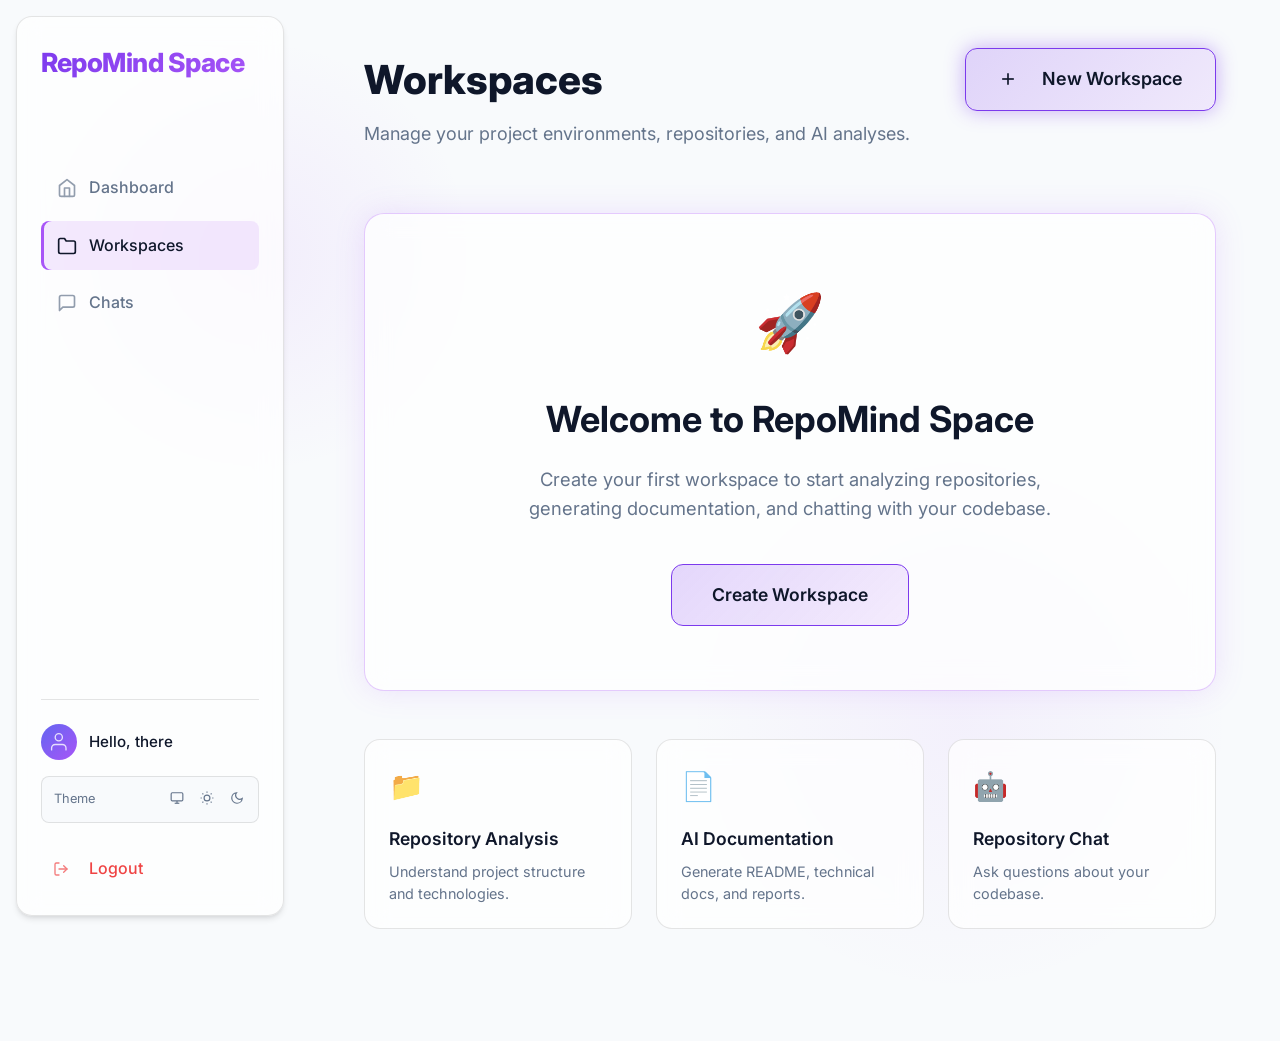
<file: pages/workspaces.html>
<!DOCTYPE html>
<html lang="en">

<head>
    <meta charset="UTF-8">
    <meta name="viewport" content="width=device-width, initial-scale=1.0">
    <title>Workspaces - RepoMind Space</title>
    <link href="https://fonts.googleapis.com/css2?family=Inter:wght@400;500;600;700&display=swap" rel="stylesheet">
    <link rel="stylesheet" href="../css/style.css">
    <style>
        .glass-card {
            background: var(--glass-bg);
            backdrop-filter: blur(12px);
            border: 1px solid var(--alpha-10);
            border-radius: 16px;
            padding: 1.5rem;
            transition: all 0.3s ease;
        }

        .stat-card {
            display: flex;
            align-items: center;
            gap: 1rem;
        }

        .search-input {
            background: var(--glass-bg);
            border: 1px solid var(--alpha-10);
            color: var(--text-main);
            padding: 14px 20px 14px 48px;
            border-radius: 12px;
            width: 100%;
            font-family: 'Inter', sans-serif;
            font-size: 1rem;
            transition: all 0.3s ease;
            backdrop-filter: blur(12px);
        }

        .search-input:focus {
            outline: none;
            border-color: rgba(168, 85, 247, 0.5);
            box-shadow: 0 0 15px rgba(124, 58, 237, 0.2);
            background: var(--glass-hover-bg);
        }

        .search-icon-wrapper {
            position: absolute;
            left: 16px;
            top: 50%;
            transform: translateY(-50%);
            color: var(--text-muted);
            pointer-events: none;
        }

        .workspace-item-card {
            background: var(--bg-dark);
            border: 1px solid var(--alpha-5);
            border-radius: 16px;
            padding: 1.5rem;
            transition: all 0.2s ease;
            cursor: pointer;
            text-decoration: none;
            display: block;
            color: var(--text-main);
        }

        .workspace-item-card:hover {
            border-color: rgba(168, 85, 247, 0.4);
            transform: translateY(-4px);
            box-shadow: 0 10px 20px rgba(168, 85, 247, 0.1);
        }

        .quick-action-link {
            display: flex;
            align-items: center;
            gap: 1rem;
            padding: 1rem;
            background: rgba(255, 255, 255, 0.03);
            border: 1px solid var(--alpha-5);
            border-radius: 12px;
            color: var(--text-main);
            text-decoration: none;
            transition: all 0.2s ease;
            margin-bottom: 0.75rem;
        }

        .quick-action-link:hover {
            background: rgba(168, 85, 247, 0.1);
            border-color: rgba(168, 85, 247, 0.3);
            transform: translateX(4px);
        }
    </style>
    <script src="../js/config.js"></script>
    <script src="../js/theme.js"></script>
    <link rel="stylesheet" href="../css/responsive.css">
</head>

<body>
    <div class="app-layout">
        <!-- Sidebar -->
        <aside class="sidebar glass-panel"
            style="margin: 1rem; padding: 1.5rem; display: flex; flex-direction: column;">
            <div class="mb-5">
                <a href="dashboard.html" class="navbar-brand" style="display: block;">RepoMind Space</a>
            </div>
            <nav class="sidebar-nav">
                <a href="dashboard.html" class="sidebar-link">
                    <svg viewBox="0 0 24 24" fill="none" stroke="currentColor" stroke-width="2" stroke-linecap="round"
                        stroke-linejoin="round">
                        <path d="M3 9l9-7 9 7v11a2 2 0 0 1-2 2H5a2 2 0 0 1-2-2z"></path>
                        <polyline points="9 22 9 12 15 12 15 22"></polyline>
                    </svg>
                    Dashboard
                </a>
                <a href="workspaces.html" class="sidebar-link active">
                    <svg viewBox="0 0 24 24" fill="none" stroke="currentColor" stroke-width="2" stroke-linecap="round"
                        stroke-linejoin="round">
                        <path d="M22 19a2 2 0 0 1-2 2H4a2 2 0 0 1-2-2V5a2 2 0 0 1 2-2h5l2 3h9a2 2 0 0 1 2 2z"></path>
                    </svg>
                    Workspaces
                </a>
                <a href="repository-chat.html" class="sidebar-link">
                    <svg viewBox="0 0 24 24" fill="none" stroke="currentColor" stroke-width="2" stroke-linecap="round"
                        stroke-linejoin="round">
                        <path d="M21 15a2 2 0 0 1-2 2H7l-4 4V5a2 2 0 0 1 2-2h14a2 2 0 0 1 2 2z"></path>
                    </svg>
                    Chats
                </a>
            </nav>
            <!-- User Profile Area (Unified) -->
            <div style="margin-top: auto; padding-top: 1.5rem; border-top: 1px solid var(--glass-border); display: flex; flex-direction: column; gap: 1rem;">
                <a href="profile.html" style="display: flex; align-items: center; gap: 0.75rem; text-decoration: none; color: var(--text-main);">
                    <div id="sidebar-avatar" style="width: 36px; height: 36px; border-radius: 50%; background: linear-gradient(135deg, #6366f1, #a855f7); display: flex; align-items: center; justify-content: center; color: white; font-weight: 600; font-size: 0.9rem; overflow: hidden; flex-shrink: 0;">
                        <svg xmlns="http://www.w3.org/2000/svg" viewBox="0 0 24 24" fill="none" stroke="currentColor" stroke-width="1.5" stroke-linecap="round" stroke-linejoin="round" style="width:60%;height:60%;color:rgba(255,255,255,0.8);"><path d="M20 21v-2a4 4 0 0 0-4-4H8a4 4 0 0 0-4 4v2"/><circle cx="12" cy="7" r="4"/></svg>
                    </div>
                    <div id="sidebar-greeting" style="font-size: 0.95rem; font-weight: 500;">Hello, there</div>
                </a>
                
                <!-- Theme Switcher Pop-out -->
                <div class="theme-switcher-container" style="background: var(--bg-dark); border: 1px solid var(--glass-border); border-radius: 8px; padding: 0.5rem; display: flex; justify-content: space-between; align-items: center;">
                    <span style="font-size: 0.8rem; color: var(--text-muted); padding-left: 0.25rem;">Theme</span>
                    <div style="display: flex; gap: 0.25rem;">
                        <button onclick="setThemeMode('system')" title="System Theme" class="theme-btn" data-theme-btn="system" style="background: transparent; border: none; color: var(--text-muted); cursor: pointer; padding: 6px; border-radius: 6px;"><svg viewBox="0 0 24 24" fill="none" stroke="currentColor" stroke-width="2" style="width: 14px; height: 14px;"><rect x="2" y="3" width="20" height="14" rx="2" ry="2"></rect><line x1="8" y1="21" x2="16" y2="21"></line><line x1="12" y1="17" x2="12" y2="21"></line></svg></button>
                        <button onclick="setThemeMode('light')" title="Light Theme" class="theme-btn" data-theme-btn="light" style="background: transparent; border: none; color: var(--text-muted); cursor: pointer; padding: 6px; border-radius: 6px;"><svg viewBox="0 0 24 24" fill="none" stroke="currentColor" stroke-width="2" style="width: 14px; height: 14px;"><circle cx="12" cy="12" r="5"></circle><line x1="12" y1="1" x2="12" y2="3"></line><line x1="12" y1="21" x2="12" y2="23"></line><line x1="4.22" y1="4.22" x2="5.64" y2="5.64"></line><line x1="18.36" y1="18.36" x2="19.78" y2="19.78"></line><line x1="1" y1="12" x2="3" y2="12"></line><line x1="21" y1="12" x2="23" y2="12"></line><line x1="4.22" y1="19.78" x2="5.64" y2="18.36"></line><line x1="18.36" y1="5.64" x2="19.78" y2="4.22"></line></svg></button>
                        <button onclick="setThemeMode('dark')" title="Dark Theme" class="theme-btn" data-theme-btn="dark" style="background: transparent; border: none; color: var(--text-muted); cursor: pointer; padding: 6px; border-radius: 6px;"><svg viewBox="0 0 24 24" fill="none" stroke="currentColor" stroke-width="2" style="width: 14px; height: 14px;"><path d="M21 12.79A9 9 0 1 1 11.21 3 7 7 0 0 0 21 12.79z"></path></svg></button>
                    </div>
                </div>

                <a href="#" class="sidebar-link" id="logoutBtn" style="color: #ef4444; margin-top: 0.5rem; padding: 0.5rem 0.75rem;">
                    <svg viewBox="0 0 24 24" fill="none" stroke="currentColor" stroke-width="2" stroke-linecap="round" stroke-linejoin="round" style="width: 1rem; height: 1rem; margin-right: 0.5rem;"><path d="M9 21H5a2 2 0 0 1-2-2V5a2 2 0 0 1 2-2h4"></path><polyline points="16 17 21 12 16 7"></polyline><line x1="21" y1="12" x2="9" y2="12"></line></svg>
                    Logout
                </a>
            </div>
        </aside>

        <!-- Main Content -->
        <main class="main-content" style="padding: 3rem 4rem;">
            <div style="max-width: 1400px; margin: 0 auto;">

                <header
                    style="display: flex; justify-content: space-between; align-items: flex-start; margin-bottom: 3rem;">
                    <div>
                        <h1 class="analysis-header-title">Workspaces</h1>
                        <p class="analysis-body-text" style="font-size: 1.125rem; margin-top: 0.5rem;">Manage your
                            project environments, repositories, and AI analyses.</p>
                    </div>
                    <a href="create-workspace.html" class="action-btn-large primary"
                        style="text-decoration: none; padding: 1rem 2rem; font-size: 1.125rem; font-weight: 600; border-radius: 12px; box-shadow: 0 0 20px rgba(124, 58, 237, 0.4);">
                        <svg width="20" height="20" viewBox="0 0 24 24" fill="none" stroke="currentColor"
                            stroke-width="2" style="margin-right: 8px;">
                            <line x1="12" y1="5" x2="12" y2="19"></line>
                            <line x1="5" y1="12" x2="19" y2="12"></line>
                        </svg>
                        New Workspace
                    </a>
                </header>

                <!-- Empty State Container (Full Width) -->
                <div id="workspacesEmptyState" style="display: block; max-width: 900px; margin: 4rem auto;">

                    <div class="glass-card"
                        style="text-align: center; padding: 4rem 3rem; border-radius: 20px; box-shadow: 0 0 30px rgba(168, 85, 247, 0.15); border-color: rgba(168, 85, 247, 0.3); margin-bottom: 3rem;">
                        <div style="font-size: 3.5rem; margin-bottom: 1.5rem;">🚀</div>
                        <h2 style="font-size: 2.25rem; font-weight: 700; color: var(--text-main); margin-bottom: 1rem;">Welcome to
                            RepoMind Space</h2>
                        <p
                            style="color: var(--text-muted); font-size: 1.15rem; max-width: 550px; margin: 0 auto 2.5rem; line-height: 1.6;">
                            Create your first workspace to start analyzing repositories, generating documentation, and
                            chatting with your codebase.
                        </p>
                        <a href="create-workspace.html" class="action-btn-large primary"
                            style="display: inline-flex; text-decoration: none; padding: 1rem 2.5rem; font-size: 1.1rem; border-radius: 12px; font-weight: 600;">Create
                            Workspace</a>
                    </div>

                    <div style="display: grid; grid-template-columns: repeat(3, 1fr); gap: 1.5rem;">
                        <div class="glass-card"
                            style="padding: 1.5rem; text-align: left; border-radius: 16px; transition: transform 0.2s ease;">
                            <div style="font-size: 1.75rem; margin-bottom: 1rem;">📁</div>
                            <h4 style="color: var(--text-main); font-weight: 600; margin-bottom: 0.5rem; font-size: 1.1rem;">
                                Repository Analysis</h4>
                            <p style="color: var(--text-muted); font-size: 0.9rem; line-height: 1.5; margin: 0;">
                                Understand project structure and technologies.</p>
                        </div>
                        <div class="glass-card"
                            style="padding: 1.5rem; text-align: left; border-radius: 16px; transition: transform 0.2s ease;">
                            <div style="font-size: 1.75rem; margin-bottom: 1rem;">📄</div>
                            <h4 style="color: var(--text-main); font-weight: 600; margin-bottom: 0.5rem; font-size: 1.1rem;">AI
                                Documentation</h4>
                            <p style="color: var(--text-muted); font-size: 0.9rem; line-height: 1.5; margin: 0;">
                                Generate README, technical docs, and reports.</p>
                        </div>
                        <div class="glass-card"
                            style="padding: 1.5rem; text-align: left; border-radius: 16px; transition: transform 0.2s ease;">
                            <div style="font-size: 1.75rem; margin-bottom: 1rem;">🤖</div>
                            <h4 style="color: var(--text-main); font-weight: 600; margin-bottom: 0.5rem; font-size: 1.1rem;">
                                Repository Chat</h4>
                            <p style="color: var(--text-muted); font-size: 0.9rem; line-height: 1.5; margin: 0;">Ask
                                questions about your codebase.</p>
                        </div>
                    </div>
                </div>

                <!-- Populated State Container -->
                <div id="workspacesPopulatedState" style="display: none;">
                    <div>
                            <!-- Statistics Row -->
                            <div
                                style="display: grid; grid-template-columns: repeat(4, 1fr); gap: 1.5rem; margin-bottom: 2.5rem;">
                                <div class="glass-card stat-card">
                                    <div
                                        style="background: rgba(168, 85, 247, 0.15); padding: 1rem; border-radius: 12px; color: #a855f7;">
                                        <svg width="24" height="24" viewBox="0 0 24 24" fill="none"
                                            stroke="currentColor" stroke-width="2">
                                            <path
                                                d="M22 19a2 2 0 0 1-2 2H4a2 2 0 0 1-2-2V5a2 2 0 0 1 2-2h5l2 3h9a2 2 0 0 1 2 2z">
                                            </path>
                                        </svg>
                                    </div>
                                    <div>
                                        <div
                                            style="color: var(--text-muted); font-size: 0.75rem; text-transform: uppercase; font-weight: 600;">
                                            Workspaces</div>
                                        <div style="font-size: 1.5rem; font-weight: 700; color: var(--text-main);"
                                            id="statTotalWorkspaces">0</div>
                                    </div>
                                </div>
                                <div class="glass-card stat-card">
                                    <div
                                        style="background: rgba(59, 130, 246, 0.15); padding: 1rem; border-radius: 12px; color: #3b82f6;">
                                        <svg width="24" height="24" viewBox="0 0 24 24" fill="none"
                                            stroke="currentColor" stroke-width="2">
                                            <path
                                                d="M9 19c-5 1.5-5-2.5-7-3m14 6v-3.87a3.37 3.37 0 0 0-.94-2.61c3.14-.35 6.44-1.54 6.44-7A5.44 5.44 0 0 0 20 4.77 5.07 5.07 0 0 0 19.91 1S18.73.65 16 2.48a13.38 13.38 0 0 0-7 0C6.27.65 5.09 1 5.09 1A5.07 5.07 0 0 0 5 4.77a5.44 5.44 0 0 0-1.5 3.78c0 5.42 3.3 6.61 6.44 7A3.37 3.37 0 0 0 9 18.13V22">
                                            </path>
                                        </svg>
                                    </div>
                                    <div>
                                        <div
                                            style="color: var(--text-muted); font-size: 0.75rem; text-transform: uppercase; font-weight: 600;">
                                            Repositories</div>
                                        <div style="font-size: 1.5rem; font-weight: 700; color: var(--text-main);"
                                            id="statRepositories">0</div>
                                    </div>
                                </div>
                                <div class="glass-card stat-card">
                                    <div
                                        style="background: rgba(16, 185, 129, 0.15); padding: 1rem; border-radius: 12px; color: #10b981;">
                                        <svg width="24" height="24" viewBox="0 0 24 24" fill="none"
                                            stroke="currentColor" stroke-width="2">
                                            <path d="M14 2H6a2 2 0 0 0-2 2v16a2 2 0 0 0 2 2h12a2 2 0 0 0 2-2V8z"></path>
                                            <polyline points="14 2 14 8 20 8"></polyline>
                                        </svg>
                                    </div>
                                    <div>
                                        <div
                                            style="color: var(--text-muted); font-size: 0.75rem; text-transform: uppercase; font-weight: 600;">
                                            Artifacts</div>
                                        <div style="font-size: 1.5rem; font-weight: 700; color: var(--text-main);"
                                            id="statArtifacts">0</div>
                                    </div>
                                </div>
                                <div class="glass-card stat-card">
                                    <div
                                        style="background: rgba(245, 158, 11, 0.15); padding: 1rem; border-radius: 12px; color: #f59e0b;">
                                        <svg width="24" height="24" viewBox="0 0 24 24" fill="none"
                                            stroke="currentColor" stroke-width="2">
                                            <path d="M21 15a2 2 0 0 1-2 2H7l-4 4V5a2 2 0 0 1 2-2h14a2 2 0 0 1 2 2z">
                                            </path>
                                        </svg>
                                    </div>
                                    <div>
                                        <div
                                            style="color: var(--text-muted); font-size: 0.75rem; text-transform: uppercase; font-weight: 600;">
                                            AI Chats</div>
                                        <div style="font-size: 1.5rem; font-weight: 700; color: var(--text-main);" id="statChats">0
                                        </div>
                                    </div>
                                </div>
                            </div>

                            <!-- Search Bar -->
                            <div style="position: relative; margin-bottom: 2.5rem;">
                                <div class="search-icon-wrapper">
                                    <svg width="18" height="18" viewBox="0 0 24 24" fill="none" stroke="currentColor"
                                        stroke-width="2">
                                        <circle cx="11" cy="11" r="8"></circle>
                                        <line x1="21" y1="21" x2="16.65" y2="16.65"></line>
                                    </svg>
                                </div>
                                <input type="text" class="search-input"
                                    placeholder="Search workspaces, repositories, or tech stacks...">
                            </div>

                            <!-- Workspaces Grid (3-col, full width) -->
                            <div style="display: grid; grid-template-columns: repeat(3, 1fr); gap: 1.5rem;"
                                id="workspacesList">
                                <!-- Javascript will inject the cards here -->
                            </div>
                        </div>
                    </div>
                </div>
            </div>
        </main>
    </div>
    <script src="../js/auth.js"></script>
    <script src="../js/user-profile.js"></script>
    <script src="../js/workspace.js?v=4"></script>
    <script src="../js/mobile-nav.js"></script>
</body>

</html>
</file>
<file: css/style.css>
:root {
  --primary-color: #7c3aed;
  --primary-hover: #6d28d9;
  --bg-dark: #1e1b2e;
  --bg-card: #2e2844;
  --text-main: #f8fafc;
  --text-muted: #cbd5e1;
  --border-color: #4a4066;
  --success: #10b981;
  --error: #ef4444;
  --warning: #f59e0b;
  --glass-bg: rgba(46, 40, 68, 0.6);
  --glass-border: var(--alpha-10);
  --glass-hover-bg: rgba(46, 40, 68, 0.8);
  --alpha-5: rgba(255, 255, 255, 0.05);
  --alpha-10: rgba(255, 255, 255, 0.1);
  --alpha-20: rgba(255, 255, 255, 0.2);
  --alpha-30: rgba(255, 255, 255, 0.3);}

:root[data-theme="light"] {
  --bg-dark: #f8fafc;
  --bg-card: #ffffff;
  --text-main: #0f172a;
  --text-muted: #64748b;
  --border-color: #e2e8f0;
  --glass-bg: rgba(255, 255, 255, 0.7);
  --glass-border: rgba(0, 0, 0, 0.1);
  --glass-hover-bg: rgba(255, 255, 255, 0.9);
  --alpha-5: rgba(0, 0, 0, 0.05);
  --alpha-10: rgba(0, 0, 0, 0.1);
  --alpha-20: rgba(0, 0, 0, 0.2);
  --alpha-30: rgba(0, 0, 0, 0.3);

}

* {
  box-sizing: border-box;
  margin: 0;
  padding: 0;
}

body {
  font-family: 'Inter', system-ui, sans-serif;
  background-color: var(--bg-dark);
  color: var(--text-main);
  line-height: 1.6;
}

a {
  color: var(--primary-color);
  text-decoration: none;
  transition: color 0.3s ease;
}

a:hover {
  color: var(--primary-hover);
}

.container {
  max-width: 1200px;
  margin: 0 auto;
  padding: 0 2rem;
}

/* Navbar */
.navbar {
  display: flex;
  justify-content: space-between;
  align-items: center;
  padding: 1.5rem 0;
  border-bottom: 1px solid var(--border-color);
}

.navbar-brand {
  font-size: 1.65rem;
  font-weight: 800;
  text-decoration: none;
  background: linear-gradient(135deg, var(--primary-color), #a855f7);
  -webkit-background-clip: text;
  -webkit-text-fill-color: transparent;
  letter-spacing: -0.5px;
  white-space: nowrap;
}

.navbar-nav {
  display: flex;
  gap: 1.5rem;
  align-items: center;
}

/* Buttons */
.btn {
  display: inline-flex;
  align-items: center;
  justify-content: center;
  padding: 0.75rem 1.5rem;
  border-radius: 0.5rem;
  font-weight: 500;
  cursor: pointer;
  transition: all 0.2s ease;
  border: none;
  font-size: 1rem;
}

.btn-primary {
  background-color: var(--primary-color);
  color: var(--text-main);
}

.btn-primary:hover {
  background-color: var(--primary-hover);
  color: white !important;
  transform: translateY(-1px);
  box-shadow: 0 0 15px rgba(99, 102, 241, 0.4);
}

.btn-secondary {
  background-color: transparent;
  border: 1px solid var(--border-color);
  color: var(--text-main);
}

.btn-secondary:hover {
  background-color: var(--bg-card);
}

/* Cards */
.card {
  background-color: var(--bg-card);
  border-radius: 1rem;
  padding: 2rem;
  border: 1px solid var(--border-color);
  box-shadow: 0 4px 6px -1px rgb(0 0 0 / 0.1);
}

/* Forms */
.form-group {
  margin-bottom: 1.5rem;
}

.form-label {
  display: block;
  margin-bottom: 0.5rem;
  font-weight: 500;
  color: var(--text-muted);
}

.form-control {
  width: 100%;
  padding: 0.75rem 1rem;
  background-color: var(--bg-dark);
  border: 1px solid var(--border-color);
  border-radius: 0.5rem;
  color: var(--text-main);
  font-family: inherit;
  transition: border-color 0.2s;
}

.form-control:focus {
  outline: none;
  border-color: var(--primary-color);
}

/* Utility */
.text-center {
  text-align: center;
}

.mb-1 {
  margin-bottom: 0.5rem;
}

.mb-2 {
  margin-bottom: 1rem;
}

.mb-4 {
  margin-bottom: 2rem;
}

.mb-5 {
  margin-bottom: 3rem;
}

.mt-4 {
  margin-top: 2rem;
}

/* Dashboard Layout */
.app-layout {
  display: grid;
  grid-template-columns: 300px 1fr;
  min-height: 100vh;
}

.sidebar {
  background-color: var(--bg-card);
  border-right: 1px solid var(--border-color);
  padding: 1.5rem;
  display: flex;
  flex-direction: column;
  height: 100vh;
  position: sticky;
  top: 0;
}

.sidebar-nav {
  display: flex;
  flex-direction: column;
  gap: 0.5rem;
  margin-top: 2rem;
}

.sidebar-link {
  padding: 0.75rem 1rem;
  border-radius: 0.5rem;
  color: var(--text-muted);
  transition: all 0.2s;
}

.sidebar-link:hover {
  background-color: rgba(168, 85, 247, 0.08);
  color: var(--text-main);
}

.sidebar-link.active {
  background-color: rgba(168, 85, 247, 0.12);
  color: var(--text-main);
  box-shadow: inset 3px 0 0 #a855f7;
}

.main-content {
  padding: 3rem;
  overflow-y: auto;
}

/* Grid System */
.grid {
  display: grid;
  gap: 2rem;
}

.grid-cols-2 {
  grid-template-columns: repeat(2, 1fr);
}

.grid-cols-3 {
  grid-template-columns: repeat(3, 1fr);
}

.grid-cols-4 {
  grid-template-columns: repeat(4, 1fr);
}

/* Auth Split Layout */
.auth-split {
  display: flex;
  min-height: 100vh;
  background-color: #1e1b2e;
  /* dark purple/black background */
  color: var(--text-main);
  padding: 1rem;
  gap: 1rem;
}

.auth-split-left {
  flex: 1;
  border-radius: 1rem;
  background: linear-gradient(135deg, #4f46e5 0%, #1e1b4b 100%);
  background-image: url('https://images.unsplash.com/photo-1618005182384-a83a8bd57fbe?q=80&w=1470&auto=format&fit=crop');
  /* Abstract fluid/tech matching the AI theme */
  background-size: cover;
  background-position: center;
  position: relative;
  display: flex;
  flex-direction: column;
  justify-content: space-between;
  padding: 2.5rem;
  overflow: hidden;
  animation: bgSlideshow 15s infinite;
}

@keyframes bgSlideshow {

  0%,
  100% {
    background-image: url('https://images.unsplash.com/photo-1618005182384-a83a8bd57fbe?q=80&w=1470&auto=format&fit=crop');
  }

  33.33% {
    background-image: url('https://images.unsplash.com/photo-1550751827-4bd374c3f58b?q=80&w=1470&auto=format&fit=crop');
  }

  66.66% {
    background-image: url('https://images.unsplash.com/photo-1451187580459-43490279c0fa?q=80&w=1470&auto=format&fit=crop');
  }
}

.indicator {
  width: 2rem;
  height: 3px;
  background: var(--alpha-30);
  border-radius: 2px;
  transition: background 0.3s;
  animation: slideIndicator 15s infinite;
}

.indicator:nth-child(1) {
  animation-delay: 0s;
}

.indicator:nth-child(2) {
  animation-delay: -10s;
}

.indicator:nth-child(3) {
  animation-delay: -5s;
}

@keyframes slideIndicator {

  0%,
  30% {
    background: white;
  }

  33%,
  100% {
    background: var(--alpha-30);
  }
}

.auth-split-left::before {
  content: '';
  position: absolute;
  top: 0;
  left: 0;
  right: 0;
  bottom: 0;
  background: rgba(30, 27, 46, 0.5);
  /* dark tint overlay */
  z-index: 1;
}

.auth-split-left>* {
  position: relative;
  z-index: 2;
}

.auth-header {
  display: flex;
  justify-content: space-between;
  align-items: center;
}

.auth-brand {
  font-size: 1.75rem;
  font-weight: 800;
  color: var(--text-main);
  letter-spacing: 1px;
  text-shadow: 0 0 10px rgba(168, 85, 247, 0.6), 0 0 20px rgba(168, 85, 247, 0.4);
}

.version-text {
  font-size: 11.5px;
  color: var(--text-muted);
  opacity: 0.7;
  letter-spacing: 0.02em;
  font-weight: 500;
  display: block;
  margin-top: 0.15rem;
}

.version-text.auth-version {
  color: rgba(255, 255, 255, 0.6);
}

.auth-back {
  color: rgba(255, 255, 255, 0.8);
  font-size: 0.875rem;
  background: var(--alpha-10);
  padding: 0.5rem 1rem;
  border-radius: 2rem;
  transition: all 0.2s;
}

.auth-back:hover {
  background: var(--alpha-20);
  color: var(--text-main);
}

.auth-hero-text h1 {
  font-size: 2.5rem;
  color: var(--text-main);
  line-height: 1.2;
  margin-bottom: 2rem;
  max-width: 400px;
}

.auth-split-right {
  flex: 1;
  display: flex;
  flex-direction: column;
  justify-content: center;
  align-items: center;
  padding: 2rem;
}

.auth-form-wrapper {
  width: 100%;
  max-width: 420px;
}

.auth-form-wrapper h2 {
  font-size: 2.5rem;
  margin-bottom: 0.5rem;
  font-weight: 600;
}

.auth-subtitle {
  color: var(--text-muted);
  margin-bottom: 2.5rem;
}

.auth-form-wrapper .form-control {
  background-color: var(--alpha-5);
  border: 1px solid var(--alpha-10);
  padding: 1rem;
  border-radius: 0.5rem;
  font-size: 1rem;
  transition: all 0.2s ease;
}

.auth-form-wrapper .form-control:focus {
  border-color: #a78bfa;
  background-color: var(--alpha-5);
  box-shadow: 0 0 0 2px rgba(167, 139, 250, 0.2);
}

.auth-form-wrapper .btn-primary {
  padding: 1rem;
  width: 100%;
  font-size: 1rem;
  border-radius: 0.5rem;
  margin-top: 1rem;
  background-color: #7c3aed;
  /* purple-ish button */
  border: none;
  font-weight: 500;
}

.auth-form-wrapper .btn-primary:hover {
  background-color: #6d28d9;
  box-shadow: 0 0 15px rgba(124, 58, 237, 0.4);
}

.social-login {
  display: flex;
  gap: 1rem;
  margin-top: 1.5rem;
}

.btn-social {
  flex: 1;
  background: transparent;
  border: 1px solid var(--alpha-10);
  color: var(--text-main);
  padding: 0.75rem;
  border-radius: 0.5rem;
  display: flex;
  justify-content: center;
  align-items: center;
  gap: 0.5rem;
  cursor: pointer;
  transition: all 0.2s;
  font-family: inherit;
  font-size: 0.875rem;
}

.btn-social:hover {
  background: var(--alpha-5);
}

.divider {
  display: flex;
  align-items: center;
  text-align: center;
  margin: 2rem 0;
  color: var(--text-muted);
  font-size: 0.875rem;
}

.divider::before,
.divider::after {
  content: '';
  flex: 1;
  border-bottom: 1px solid var(--alpha-10);
}

.divider:not(:empty)::before {
  margin-right: 1rem;
}

.divider:not(:empty)::after {
  margin-left: 1rem;
}

/* Animations */
@keyframes fadeInUp {
  from {
    opacity: 0;
    transform: translateY(20px);
  }

  to {
    opacity: 1;
    transform: translateY(0);
  }
}

.animate-fade-up {
  animation: fadeInUp 0.6s ease-out forwards;
  opacity: 0;
}

.delay-100 {
  animation-delay: 100ms;
}

.delay-200 {
  animation-delay: 200ms;
}

.delay-300 {
  animation-delay: 300ms;
}

/* Neon Accents & Glowing Cards */
.glow-card {
  position: relative;
  border: 1px solid rgba(168, 85, 247, 0.2);
  box-shadow: 0 4px 20px -2px rgba(99, 102, 241, 0.1);
  transition: all 0.3s ease;
}

.glow-card:hover {
  border-color: rgba(168, 85, 247, 0.5);
  box-shadow: 0 0 20px rgba(168, 85, 247, 0.2), inset 0 0 10px rgba(99, 102, 241, 0.1);
  transform: translateY(-3px);
}

.glow-card .metric-value {
  font-size: 2.5rem;
  font-weight: 800;
  background: linear-gradient(to right, #a855f7, #6366f1);
  -webkit-background-clip: text;
  -webkit-text-fill-color: transparent;
}

/* Dashboard App Layout Enhancements */
.app-layout {
  position: relative;
  background-color: var(--bg-dark);
}

.app-layout::before {
  content: '';
  position: absolute;
  top: 0;
  left: 0;
  width: 40vw;
  height: 40vw;
  background: radial-gradient(circle, rgba(168, 85, 247, 0.08) 0%, transparent 60%);
  pointer-events: none;
  z-index: 0;
}

.app-layout::after {
  content: '';
  position: absolute;
  bottom: 0;
  right: 0;
  width: 50vw;
  height: 50vw;
  background: radial-gradient(circle, rgba(168, 85, 247, 0.06) 0%, transparent 60%);
  pointer-events: none;
  z-index: 0;
}

.sidebar,
.main-content {
  position: relative;
  z-index: 10;
}

/* Glassmorphism Panel */
.glass-panel {
  background: var(--glass-bg);
  backdrop-filter: blur(12px);
  -webkit-backdrop-filter: blur(12px);
  border: 1px solid var(--glass-border);
  border-radius: 1rem;
  padding: 2rem;
  box-shadow: 0 4px 6px -1px rgba(0, 0, 0, 0.1), 0 2px 4px -1px rgba(0, 0, 0, 0.06);
}

/* Sidebar Icons */
.sidebar-link {
  display: flex;
  align-items: center;
  gap: 0.75rem;
  font-weight: 500;
}

.sidebar-link svg {
  width: 1.25rem;
  height: 1.25rem;
  opacity: 0.7;
  transition: opacity 0.2s;
}

.sidebar-link:hover svg,
.sidebar-link.active svg {
  opacity: 1;
}

/* Dashboard Metric Cards */
.metric-header {
  display: flex;
  justify-content: space-between;
  align-items: center;
  margin-bottom: 0.5rem;
}

.metric-icon {
  padding: 0.5rem;
  border-radius: 0.5rem;
  background: rgba(99, 102, 241, 0.1);
  color: var(--primary-color);
  display: flex;
}

.trend-up {
  font-size: 0.75rem;
  color: var(--success);
  font-weight: 600;
  margin-top: 0.25rem;
}

/* Onboarding Progress */
.progress-container {
  width: 100%;
  height: 6px;
  background: var(--alpha-10);
  border-radius: 3px;
  margin: 1rem 0;
  overflow: hidden;
}

.progress-bar {
  height: 100%;
  background: linear-gradient(to right, #6366f1, #a855f7);
  width: 0%;
  /* Default 0 */
  transition: width 0.5s ease;
}

.checklist {
  list-style: none;
  margin-bottom: 1.5rem;
}

.checklist li {
  display: flex;
  align-items: center;
  gap: 0.75rem;
  margin-bottom: 0.5rem;
  color: var(--text-muted);
}

.checklist li svg {
  color: var(--border-color);
}

.checklist li.completed {
  color: var(--text-main);
}

.checklist li.completed svg {
  color: var(--success);
}

/* Quick Actions */
.quick-action-card {
  display: flex;
  flex-direction: column;
  align-items: flex-start;
  padding: 1.5rem;
  background: var(--alpha-5);
  border: 1px solid var(--glass-border);
  border-radius: 0.75rem;
  cursor: pointer;
  transition: all 0.2s ease;
  text-decoration: none;
  color: var(--text-main);
}

.quick-action-card:hover {
  background: rgba(99, 102, 241, 0.05);
  border-color: rgba(99, 102, 241, 0.3);
  transform: translateY(-2px);
  box-shadow: 0 4px 15px rgba(99, 102, 241, 0.1);
}

.quick-action-icon {
  padding: 0.75rem;
  border-radius: 0.5rem;
  background: var(--alpha-5);
  margin-bottom: 1rem;
  transition: background 0.2s;
}

.quick-action-card:hover .quick-action-icon {
  background: rgba(99, 102, 241, 0.2);
  color: #a855f7;
}

/* AI Assistant FAB */
.ai-fab {
  position: fixed;
  bottom: 2rem;
  right: 2rem;
  background: linear-gradient(135deg, #6366f1, #a855f7);
  color: var(--text-main);
  padding: 0.75rem 1.25rem;
  border-radius: 2rem;
  display: flex;
  align-items: center;
  gap: 0.5rem;
  font-weight: 600;
  box-shadow: 0 4px 15px rgba(168, 85, 247, 0.4);
  cursor: pointer;
  transition: all 0.2s ease;
  z-index: 100;
  border: 1px solid var(--alpha-20);
}

.ai-fab:hover {
  transform: translateY(-3px) scale(1.02);
  box-shadow: 0 6px 20px rgba(168, 85, 247, 0.6);
}

/* Onboarding Layout */
.onboarding-container {
  max-width: 1400px;
  margin: 0 auto;
}

.onboarding-layout {
  display: grid;
  grid-template-columns: 2fr 1fr;
  gap: 2.5rem;
  align-items: start;
}

/* Workspaces Layout */
.content-with-sidebar {
  display: grid;
  grid-template-columns: 1fr 300px;
  gap: 2rem;
}

.side-panel {
  border-left: 1px solid var(--border-color);
  padding-left: 2rem;
  display: flex;
  flex-direction: column;
  gap: 2rem;
}

.search-wrapper {
  position: relative;
  width: 100%;
  max-width: 400px;
}

.search-input {
  width: 100%;
  padding: 0.75rem 1rem 0.75rem 2.5rem;
  background-color: var(--bg-dark);
  border: 1px solid var(--border-color);
  border-radius: 0.5rem;
  color: var(--text-main);
  transition: all 0.2s;
}

.search-input:focus {
  outline: none;
  border-color: var(--primary-color);
  box-shadow: 0 0 0 2px rgba(124, 58, 237, 0.2);
}

.search-icon {
  position: absolute;
  left: 0.75rem;
  top: 50%;
  transform: translateY(-50%);
  color: var(--text-muted);
}

.tech-badge {
  display: inline-block;
  padding: 0.25rem 0.75rem;
  font-size: 0.75rem;
  border-radius: 1rem;
  background: rgba(124, 58, 237, 0.1);
  color: #a78bfa;
  border: 1px solid rgba(124, 58, 237, 0.2);
  margin-right: 0.5rem;
  margin-bottom: 0.5rem;
}

.activity-item {
  display: flex;
  gap: 1rem;
  margin-bottom: 1.5rem;
  position: relative;
}

.activity-item::before {
  content: '';
  position: absolute;
  left: 0.5rem;
  top: 1.5rem;
  bottom: -1.5rem;
  width: 1px;
  background: var(--border-color);
}

.activity-item:last-child::before {
  display: none;
}

.activity-icon {
  width: 1rem;
  height: 1rem;
  border-radius: 50%;
  background: var(--bg-card);
  border: 2px solid var(--primary-color);
  z-index: 1;
  margin-top: 0.25rem;
  flex-shrink: 0;
}

.activity-content h4 {
  font-size: 0.875rem;
  margin-bottom: 0.15rem;
}

.activity-content p {
  font-size: 0.75rem;
  color: var(--text-muted);
}

/* Create Workspace Redesign Enhancements */
.stepper {
  display: flex;
  align-items: center;
  gap: 1.5rem;
  margin-top: 1.5rem;
  margin-bottom: 2rem;
}

.step-item {
  display: flex;
  align-items: center;
  gap: 0.5rem;
  font-size: 0.875rem;
  color: var(--text-muted);
  font-weight: 500;
}

.step-item.active {
  color: #a78bfa;
}

.step-number {
  display: flex;
  align-items: center;
  justify-content: center;
  width: 1.5rem;
  height: 1.5rem;
  border-radius: 50%;
  background: var(--alpha-10);
  font-size: 0.75rem;
}

.step-item.active .step-number {
  background: var(--primary-color);
  color: var(--text-main);
}

.helper-text {
  font-size: 0.75rem;
  color: var(--text-muted);
  margin-top: 0.5rem;
  display: block;
}

.pill-tabs {
  display: inline-flex;
  background: rgba(0, 0, 0, 0.2);
  padding: 0.35rem;
  border-radius: 2rem;
  gap: 0.25rem;
  margin-bottom: 2rem;
  border: 1px solid var(--glass-border);
}

.pill-btn {
  background: transparent;
  border: none;
  color: var(--text-muted);
  font-size: 0.875rem;
  font-weight: 500;
  cursor: pointer;
  padding: 0.5rem 1.25rem;
  border-radius: 1.5rem;
  transition: all 0.3s ease;
}

.pill-btn:hover {
  color: var(--text-main);
  background: var(--alpha-5);
}

.pill-btn.active {
  background: linear-gradient(135deg, #7c3aed, #6d28d9);
  color: var(--text-main);
  box-shadow: 0 4px 12px rgba(124, 58, 237, 0.3);
}

.upload-dropzone {
  border: 2px dashed var(--border-color);
  border-radius: 0.75rem;
  padding: 3rem 2rem;
  text-align: center;
  background: var(--alpha-5);
  cursor: pointer;
  transition: all 0.2s ease;
  display: flex;
  flex-direction: column;
  align-items: center;
  gap: 1rem;
}

.upload-dropzone:hover,
.upload-dropzone.dragover {
  border-color: var(--primary-color);
  background: rgba(124, 58, 237, 0.05);
}

.upload-icon {
  width: 3rem;
  height: 3rem;
  color: var(--primary-color);
  opacity: 0.8;
}

.trust-badges {
  display: flex;
  gap: 1.5rem;
  justify-content: center;
  margin-top: 2rem;
  flex-wrap: wrap;
}

.trust-badge {
  display: flex;
  align-items: center;
  gap: 0.5rem;
  font-size: 0.75rem;
  color: var(--text-muted);
}

.analysis-container {
  max-width: 1400px;
  margin: 0 auto;
  padding: 48px 56px;
  width: 100%;
}

.analysis-header-title {
  font-size: 40px;
  font-weight: 800;
  margin-bottom: 0.5rem;
  color: var(--text-main);
}

.analysis-section-title {
  font-size: 22px;
  font-weight: 700;
  margin-bottom: 1.5rem;
  color: var(--text-main);
}

.analysis-body-text {
  font-size: 16px;
  color: var(--text-muted);
  line-height: 1.6;
}

.analysis-card-value {
  font-size: 36px;
  font-weight: 800;
  color: var(--text-main);
  margin-bottom: 0.5rem;
}

.analysis-grid-65-35 {
  display: grid;
  grid-template-columns: 65% 1fr;
  gap: 36px;
  margin-bottom: 40px;
}

.analysis-grid-4 {
  display: grid;
  grid-template-columns: repeat(4, 1fr);
  gap: 32px;
  margin-bottom: 40px;
}

.analysis-grid-2 {
  display: grid;
  grid-template-columns: 1fr 1fr;
  gap: 36px;
  margin-bottom: 40px;
}

.analysis-card {
  background: rgba(30, 27, 46, 0.6);
  backdrop-filter: blur(12px);
  border: 1px solid var(--alpha-10);
  border-radius: 1rem;
  padding: 32px;
  transition: all 0.3s ease;
  position: relative;
  overflow: hidden;
  display: flex;
  flex-direction: column;
}

.analysis-card:hover {
  border-color: rgba(168, 85, 247, 0.4);
  box-shadow: 0 10px 30px rgba(0, 0, 0, 0.3), 0 0 20px rgba(124, 58, 237, 0.15);
  transform: translateY(-4px);
}

.analysis-card-inner-grid {
  display: flex;
  flex-direction: column;
  gap: 1.5rem;
}

.tree-panel {
  background: #0f0d14;
  border: 1px solid var(--glass-border);
  border-radius: 0.75rem;
  padding: 24px;
  font-family: 'Fira Code', 'Courier New', Courier, monospace;
  font-size: 16px;
  color: #a78bfa;
  line-height: 1.6;
  overflow-x: auto;
  position: relative;
  box-shadow: inset 0 0 20px rgba(0, 0, 0, 0.5);
  flex-grow: 1;
}

.insight-item {
  background: var(--alpha-5);
  border: 1px solid rgba(168, 85, 247, 0.15);
  border-radius: 0.75rem;
  padding: 1.5rem;
  display: flex;
  flex-direction: column;
  gap: 0.5rem;
}

.action-btn-large {
  display: flex;
  align-items: center;
  justify-content: flex-start;
  gap: 1rem;
  padding: 1.25rem 1.5rem;
  background: var(--alpha-5);
  border: 1px solid var(--alpha-10);
  border-radius: 0.75rem;
  color: var(--text-main);
  text-decoration: none;
  transition: all 0.2s;
  font-weight: 600;
  font-size: 16px;
}

.action-btn-large:hover {
  background: var(--alpha-10);
  border-color: rgba(168, 85, 247, 0.4);
  transform: translateX(4px);
}

.action-btn-large.primary {
  background: linear-gradient(135deg, rgba(124, 58, 237, 0.2), rgba(168, 85, 247, 0.1));
  border-color: var(--primary-color);
  color: var(--text-main);
}

.action-btn-large.primary:hover {
  background: var(--primary-color);
  box-shadow: 0 4px 15px rgba(124, 58, 237, 0.4);
  transform: translateX(4px);
}

@media (max-width: 1024px) {

  .analysis-grid-65-35,
  .analysis-grid-4,
  .analysis-grid-2 {
    grid-template-columns: 1fr;
  }
}


.meta-badges {
  display: flex;
  gap: 1rem;
  flex-wrap: wrap;
  margin-top: 1.5rem;
}

.meta-badge {
  display: inline-flex;
  align-items: center;
  gap: 0.5rem;
  padding: 0.4rem 0.8rem;
  background: var(--alpha-5);
  border: 1px solid var(--alpha-10);
  border-radius: 2rem;
  font-size: 0.75rem;
  color: var(--text-muted);
  backdrop-filter: blur(4px);
}

.meta-badge svg {
  color: var(--primary-color);
}

.hero-summary-card {
  display: grid;
  grid-template-columns: 2fr 1fr;
  gap: 2rem;
  background: linear-gradient(145deg, rgba(46, 40, 68, 0.6) 0%, rgba(30, 27, 46, 0.8) 100%);
  border: 1px solid rgba(168, 85, 247, 0.2);
  border-radius: 1rem;
  padding: 2.5rem;
  position: relative;
  overflow: hidden;
}

.hero-summary-card::before {
  content: '';
  position: absolute;
  top: -50%;
  left: -50%;
  width: 200%;
  height: 200%;
  background: radial-gradient(circle, rgba(168, 85, 247, 0.05) 0%, transparent 50%);
  pointer-events: none;
}

.health-card {
  display: flex;
  flex-direction: column;
  align-items: center;
  justify-content: center;
  border-left: 1px solid var(--alpha-10);
  padding-left: 2rem;
}

.circular-progress {
  position: relative;
  width: 120px;
  height: 120px;
  display: flex;
  align-items: center;
  justify-content: center;
  margin-bottom: 1rem;
}

.circular-progress svg {
  position: absolute;
  top: 0;
  left: 0;
  transform: rotate(-90deg);
}

.progress-circle-path {
  transition: stroke-dashoffset 0.5s ease-out;
  filter: drop-shadow(0 0 8px rgba(124, 58, 237, 0.6));
}

.circular-progress-value {
  font-size: 1.75rem;
  font-weight: 700;
  color: var(--text-main);
  z-index: 1;
}

.tech-pill {
  display: inline-block;
  padding: 0.4rem 1rem;
  background: rgba(124, 58, 237, 0.15);
  border: 1px solid rgba(124, 58, 237, 0.3);
  color: #c4b5fd;
  border-radius: 2rem;
  font-size: 0.875rem;
  font-weight: 500;
  box-shadow: inset 0 0 10px rgba(124, 58, 237, 0.1);
}

.metric-card-premium {
  position: relative;
  background: rgba(46, 40, 68, 0.4);
  backdrop-filter: blur(8px);
  border: 1px solid var(--glass-border);
  border-radius: 1rem;
  padding: 1.5rem;
  transition: all 0.3s ease;
  overflow: hidden;
}

.metric-card-premium:hover {
  transform: translateY(-5px);
  border-color: rgba(168, 85, 247, 0.4);
  box-shadow: 0 10px 25px rgba(0, 0, 0, 0.2), 0 0 15px rgba(124, 58, 237, 0.2);
}

.metric-card-premium::after {
  content: '';
  position: absolute;
  top: 0;
  left: 0;
  right: 0;
  height: 2px;
  background: linear-gradient(90deg, transparent, var(--primary-color), transparent);
  opacity: 0;
  transition: opacity 0.3s;
}

.metric-card-premium:hover::after {
  opacity: 1;
}

.metric-header-premium {
  display: flex;
  align-items: center;
  gap: 0.75rem;
  color: var(--text-muted);
  font-size: 0.875rem;
  margin-bottom: 1rem;
}

.metric-icon-premium {
  padding: 0.5rem;
  background: var(--alpha-5);
  border-radius: 0.5rem;
  color: var(--primary-color);
  display: flex;
}

.tree-panel {
  background: #110f18;
  border: 1px solid var(--glass-border);
  border-radius: 0.75rem;
  padding: 1.5rem;
  font-family: 'Fira Code', 'Courier New', Courier, monospace;
  font-size: 0.875rem;
  color: #a78bfa;
  line-height: 1.5;
  overflow-x: auto;
  position: relative;
  box-shadow: inset 0 0 20px rgba(0, 0, 0, 0.5);
}

.tree-panel .copy-btn {
  position: absolute;
  top: 1rem;
  right: 1rem;
  background: var(--alpha-10);
  border: none;
  color: var(--text-main);
  padding: 0.4rem 0.8rem;
  border-radius: 0.4rem;
  font-size: 0.75rem;
  cursor: pointer;
  display: flex;
  align-items: center;
  gap: 0.4rem;
  transition: background 0.2s;
}

.tree-panel .copy-btn:hover {
  background: var(--alpha-20);
}

.insight-grid {
  display: grid;
  grid-template-columns: repeat(3, 1fr);
  gap: 1.5rem;
}

.insight-card {
  background: rgba(30, 27, 46, 0.6);
  border: 1px solid rgba(168, 85, 247, 0.15);
  border-radius: 0.75rem;
  padding: 1.5rem;
  display: flex;
  flex-direction: column;
  gap: 0.5rem;
}

.action-panel-grid {
  display: grid;
  grid-template-columns: repeat(4, 1fr);
  gap: 1rem;
}

.action-btn {
  display: flex;
  flex-direction: column;
  align-items: center;
  justify-content: center;
  gap: 0.75rem;
  padding: 1.5rem;
  background: var(--alpha-5);
  border: 1px solid var(--glass-border);
  border-radius: 0.75rem;
  color: var(--text-main);
  text-decoration: none;
  transition: all 0.2s;
  text-align: center;
  font-weight: 500;
}

.action-btn:hover {
  background: var(--alpha-10);
  border-color: var(--alpha-20);
  transform: translateY(-2px);
}

.action-btn.primary {
  background: rgba(124, 58, 237, 0.1);
  border-color: var(--primary-color);
  color: var(--text-main);
}

.action-btn.primary:hover {
  background: var(--primary-color);
  box-shadow: 0 4px 15px rgba(124, 58, 237, 0.4);
}

@media (max-width: 768px) {
  .app-layout {
    grid-template-columns: 1fr;
  }

  .sidebar {
    display: none;
  }

  .auth-split {
    flex-direction: column;
  }

  .auth-split-left {
    min-height: 40vh;
  }

  .content-with-sidebar {
    grid-template-columns: 1fr;
  }

  .side-panel {
    border-left: none;
    padding-left: 0;
    border-top: 1px solid var(--border-color);
    padding-top: 2rem;
  }
}
</file>
<file: css/responsive.css>
/* =========================================================
   RepoMind Space – Responsive & UX Enhancement Layer
   Breakpoints:
     Mobile  : max-width 640px
     Tablet  : max-width 1024px
     Desktop : 1025px+
   ========================================================= */

/* ── Mobile hamburger toggle button ─────────────────────── */
#mobileSidebarToggle {
  display: none;
  position: fixed;
  top: 1rem;
  left: 1rem;
  z-index: 1001;
  background: var(--glass-bg);
  backdrop-filter: blur(12px);
  border: 1px solid var(--glass-border);
  border-radius: 10px;
  width: 44px;
  height: 44px;
  align-items: center;
  justify-content: center;
  cursor: pointer;
  color: var(--text-main);
  box-shadow: 0 4px 15px rgba(0, 0, 0, 0.3);
  transition: all 0.2s ease;
}

#mobileSidebarToggle:hover {
  background: rgba(124, 58, 237, 0.2);
  border-color: rgba(124, 58, 237, 0.4);
}

/* Mobile overlay behind open sidebar */
#sidebarOverlay {
  display: none;
  position: fixed;
  inset: 0;
  background: rgba(0, 0, 0, 0.6);
  backdrop-filter: blur(2px);
  z-index: 999;
}

/* ── Fluid container padding ─────────────────────────────── */
.container {
  padding-inline: clamp(1rem, 4vw, 2rem);
}

/* ── Fluid typography ────────────────────────────────────── */
.analysis-header-title {
  font-size: clamp(1.5rem, 4vw, 2.5rem);
}

.analysis-section-title {
  font-size: clamp(1.1rem, 2.5vw, 1.375rem);
}

.analysis-card-value {
  font-size: clamp(1.5rem, 3vw, 2.25rem);
}

.auth-hero-text h1 {
  font-size: clamp(1.5rem, 4vw, 2.5rem);
}

.auth-form-wrapper h2 {
  font-size: clamp(1.5rem, 3.5vw, 2.5rem);
}

/* ── Safe touch targets ──────────────────────────────────── */
.sidebar-link,
.btn,
.btn-primary,
.btn-saas-primary,
.action-btn-large,
.quick-action-card {
  min-height: 44px;
}

/* ── Create Workspace form ───────────────────────────────── */
.form-input-saas {
  width: 100%;
  padding: 0.875rem 1rem;
  background: var(--glass-bg);
  border: 1px solid var(--alpha-10);
  border-radius: 8px;
  color: var(--text-main);
  font-size: 1rem;
  font-family: inherit;
  transition: all 0.2s ease;
}

.form-input-saas:focus {
  outline: none;
  border-color: var(--primary-color);
  box-shadow: 0 0 0 3px rgba(124, 58, 237, 0.15);
}

.form-label-saas {
  display: block;
  margin-bottom: 0.5rem;
  font-weight: 500;
  color: var(--text-main);
  font-size: 0.9rem;
}

.form-helper-saas {
  display: block;
  margin-top: 0.35rem;
  font-size: 0.78rem;
  color: var(--text-muted);
}

.form-group-saas {
  margin-bottom: 1.5rem;
}

.btn-saas-primary {
  display: inline-flex;
  align-items: center;
  justify-content: center;
  gap: 0.5rem;
  padding: 0.875rem 1.5rem;
  background: linear-gradient(135deg, #7c3aed, #6d28d9);
  color: white;
  border: none;
  border-radius: 8px;
  font-size: 1rem;
  font-weight: 600;
  font-family: inherit;
  cursor: pointer;
  transition: all 0.2s ease;
}

.btn-saas-primary:hover {
  background: linear-gradient(135deg, #6d28d9, #5b21b6);
  box-shadow: 0 4px 15px rgba(124, 58, 237, 0.4);
  transform: translateY(-1px);
}

.pill-tab {
  display: inline-flex;
  align-items: center;
  gap: 0.5rem;
  padding: 0.5rem 1rem;
  border-radius: 2rem;
  cursor: pointer;
  font-size: 0.875rem;
  font-weight: 500;
  color: var(--text-muted);
  transition: all 0.2s ease;
  user-select: none;
}

.pill-tab.active {
  background: linear-gradient(135deg, #7c3aed, #6d28d9);
  color: white;
  box-shadow: 0 2px 10px rgba(124, 58, 237, 0.3);
}

.step-indicator {
  display: flex;
  align-items: center;
  gap: 1rem;
  margin-bottom: 2rem;
  flex-wrap: wrap;
}

.step {
  display: flex;
  align-items: center;
  gap: 0.5rem;
  font-size: 0.875rem;
  color: var(--text-muted);
  font-weight: 500;
}

.step.active {
  color: var(--text-main);
}

.page-container {
  max-width: 900px;
  margin: 0 auto;
  padding: 2rem;
}


/* ==========================================================
   TABLET  (max-width: 1024px)
   ========================================================== */
@media (max-width: 1024px) {

  /* Sidebar becomes a slide-in drawer */
  .app-layout {
    grid-template-columns: 1fr;
  }

  .sidebar {
    position: fixed;
    top: 0;
    left: 0;
    height: 100vh;
    width: 280px;
    z-index: 1000;
    transform: translateX(-100%);
    transition: transform 0.3s cubic-bezier(0.4, 0, 0.2, 1);
    border-radius: 0 1rem 1rem 0;
    margin: 0 !important;
  }

  .sidebar.is-open {
    transform: translateX(0);
  }

  #mobileSidebarToggle {
    display: flex;
  }

  #sidebarOverlay.is-visible {
    display: block;
  }

  /* Push main content away from toggle button */
  .main-content {
    padding: 1.5rem 1.25rem;
    padding-top: 4.5rem; /* space for the hamburger */
  }

  /* Grids collapse to 2 columns */
  .analysis-grid-4 {
    grid-template-columns: repeat(2, 1fr);
    gap: 1.25rem;
  }

  .analysis-grid-65-35,
  .hero-summary-card {
    grid-template-columns: 1fr;
    gap: 1.5rem;
  }

  .health-card {
    border-left: none;
    padding-left: 0;
    border-top: 1px solid var(--alpha-10);
    padding-top: 1.5rem;
  }

  .insight-grid {
    grid-template-columns: repeat(2, 1fr);
  }

  .action-panel-grid {
    grid-template-columns: repeat(2, 1fr);
  }

  .onboarding-layout {
    grid-template-columns: 1fr;
  }

  .grid-cols-4 {
    grid-template-columns: repeat(2, 1fr);
  }

  .grid-cols-3 {
    grid-template-columns: repeat(2, 1fr);
  }

  /* Workspace detail sidebar */
  .content-with-sidebar {
    grid-template-columns: 1fr;
  }

  .side-panel {
    border-left: none;
    padding-left: 0;
    border-top: 1px solid var(--border-color);
    padding-top: 1.5rem;
  }
}


/* ==========================================================
   MOBILE  (max-width: 640px)
   ========================================================== */
@media (max-width: 640px) {

  /* Auth pages */
  .auth-split {
    flex-direction: column;
    padding: 0;
    gap: 0;
  }

  .auth-split-left {
    min-height: 45vw;
    border-radius: 0;
    padding: 1.5rem;
  }

  .auth-split-right {
    padding: 1.5rem;
    align-items: stretch;
  }

  .auth-form-wrapper {
    max-width: 100%;
  }

  .auth-hero-text h1 {
    font-size: 1.5rem;
    margin-bottom: 1rem;
  }

  /* Dashboard main content */
  .main-content {
    padding: 1rem 0.875rem;
    padding-top: 4.5rem;
  }

  /* All grids become single column */
  .analysis-grid-4,
  .analysis-grid-2,
  .analysis-grid-65-35,
  .grid-cols-2,
  .grid-cols-3,
  .grid-cols-4,
  .insight-grid,
  .action-panel-grid,
  .onboarding-layout,
  .content-with-sidebar {
    grid-template-columns: 1fr !important;
    gap: 1rem;
  }

  .hero-summary-card {
    grid-template-columns: 1fr;
    padding: 1.25rem;
    gap: 1rem;
  }

  .health-card {
    border-left: none;
    padding-left: 0;
    border-top: 1px solid var(--alpha-10);
    padding-top: 1.25rem;
  }

  /* Cards & containers */
  .analysis-card {
    padding: 1.25rem;
  }

  .analysis-container {
    padding: 1rem 0.875rem;
  }

  .glass-panel {
    padding: 1rem;
    border-radius: 0.75rem;
  }

  .page-container {
    padding: 1rem 0.875rem;
  }

  /* Headers with action buttons stack vertically */
  header[style*="display: flex"][style*="justify-content: space-between"],
  .analysis-container > header {
    flex-direction: column !important;
    align-items: flex-start !important;
    gap: 1rem;
  }

  .action-btn-large {
    width: 100%;
    justify-content: center;
    font-size: 0.9rem;
    padding: 0.875rem 1rem;
  }

  /* Repository chat page */
  .chat-layout,
  [style*="grid-template-columns: 300px 1fr"],
  [style*="grid-template-columns: 280px 1fr"] {
    display: flex !important;
    flex-direction: column !important;
  }

  /* Artifact generation cards */
  [style*="grid-template-columns: repeat(2, 1fr)"] {
    grid-template-columns: 1fr !important;
  }

  /* Workspace detail sidebar nav */
  [style*="grid-template-columns: 240px 1fr"],
  [style*="grid-template-columns: 260px 1fr"] {
    display: flex !important;
    flex-direction: column !important;
  }

  /* Generate artifact page queue + canvas layout */
  [style*="display: grid"][style*="65%"],
  [style*="grid-template-columns: 1fr 380px"],
  [style*="grid-template-columns: 1fr 360px"] {
    grid-template-columns: 1fr !important;
  }

  /* Pill tabs become full-width */
  .pill-tabs {
    display: flex;
    width: 100%;
  }

  .pill-tab {
    flex: 1;
    justify-content: center;
    font-size: 0.8rem;
    padding: 0.5rem 0.5rem;
  }

  /* Workspace stat grid (4 cols in workspaces.html) */
  [style*="grid-template-columns: repeat(4, 1fr)"] {
    grid-template-columns: repeat(2, 1fr) !important;
  }

  /* Step indicator wraps nicely */
  .step-indicator {
    gap: 0.5rem;
  }

  .step {
    font-size: 0.75rem;
  }

  /* Workspaces card grid */
  [style*="grid-template-columns: repeat(3, 1fr)"] {
    grid-template-columns: 1fr !important;
  }

  /* Dashboard feature highlights */
  [style*="grid-template-columns: repeat(3, 1fr)"] {
    grid-template-columns: 1fr !important;
  }

  /* Quick action 4-col grid */
  .grid.grid-cols-4 {
    grid-template-columns: repeat(2, 1fr);
    gap: 0.75rem;
  }

  .quick-action-card {
    padding: 1rem;
  }

  /* Profile & edit pages */
  [style*="max-width: 700px"],
  [style*="max-width: 900px"],
  [style*="max-width: 800px"] {
    max-width: 100% !important;
  }

  /* Font size refinements */
  .navbar-brand {
    font-size: 1.25rem;
  }

  h1 {
    font-size: clamp(1.4rem, 5vw, 2rem);
  }

  h2 {
    font-size: clamp(1.1rem, 4vw, 1.5rem);
  }

  /* Scrollable horizontal tables on mobile */
  table {
    display: block;
    overflow-x: auto;
    -webkit-overflow-scrolling: touch;
  }

  /* AI FAB repositioned for mobile */
  .ai-fab {
    bottom: 1rem;
    right: 1rem;
    padding: 0.625rem 1rem;
    font-size: 0.875rem;
  }

  /* Metrics cards in workspaces page */
  .stat-card {
    flex-direction: row;
    align-items: center;
  }

  /* Generate artifact "top area" padding */
  [style*="padding: 3rem 4rem"] {
    padding: 1rem 0.875rem !important;
    padding-top: 4rem !important;
  }

  /* Edit artifact page */
  [style*="padding: 2rem 3rem"],
  [style*="padding: 3rem"] {
    padding: 1rem 0.875rem !important;
    padding-top: 4.5rem !important;
  }

  /* Repository chat input area on mobile */
  [style*="display: flex"][style*="gap: 1rem"] form,
  .chat-input-area {
    flex-direction: column;
  }
}


/* ==========================================================
   SMALL MOBILE  (max-width: 400px)
   ========================================================== */
@media (max-width: 400px) {

  .analysis-header-title {
    font-size: 1.3rem;
  }

  .metric-value,
  .glow-card .metric-value {
    font-size: 1.75rem;
  }

  .tech-pill {
    font-size: 0.75rem;
    padding: 0.3rem 0.65rem;
  }

  .quick-action-card {
    padding: 0.875rem;
  }

  /* Workspace stats go single column on tiny screens */
  [style*="grid-template-columns: repeat(4, 1fr)"],
  [style*="grid-template-columns: repeat(2, 1fr)"] {
    grid-template-columns: 1fr !important;
  }
}


/* ==========================================================
   LARGE DESKTOP  (min-width: 1280px)
   ========================================================== */
@media (min-width: 1280px) {

  .analysis-container {
    padding: 3rem 4rem;
  }

  .main-content {
    padding: 3rem 4rem;
  }
}
</file>
